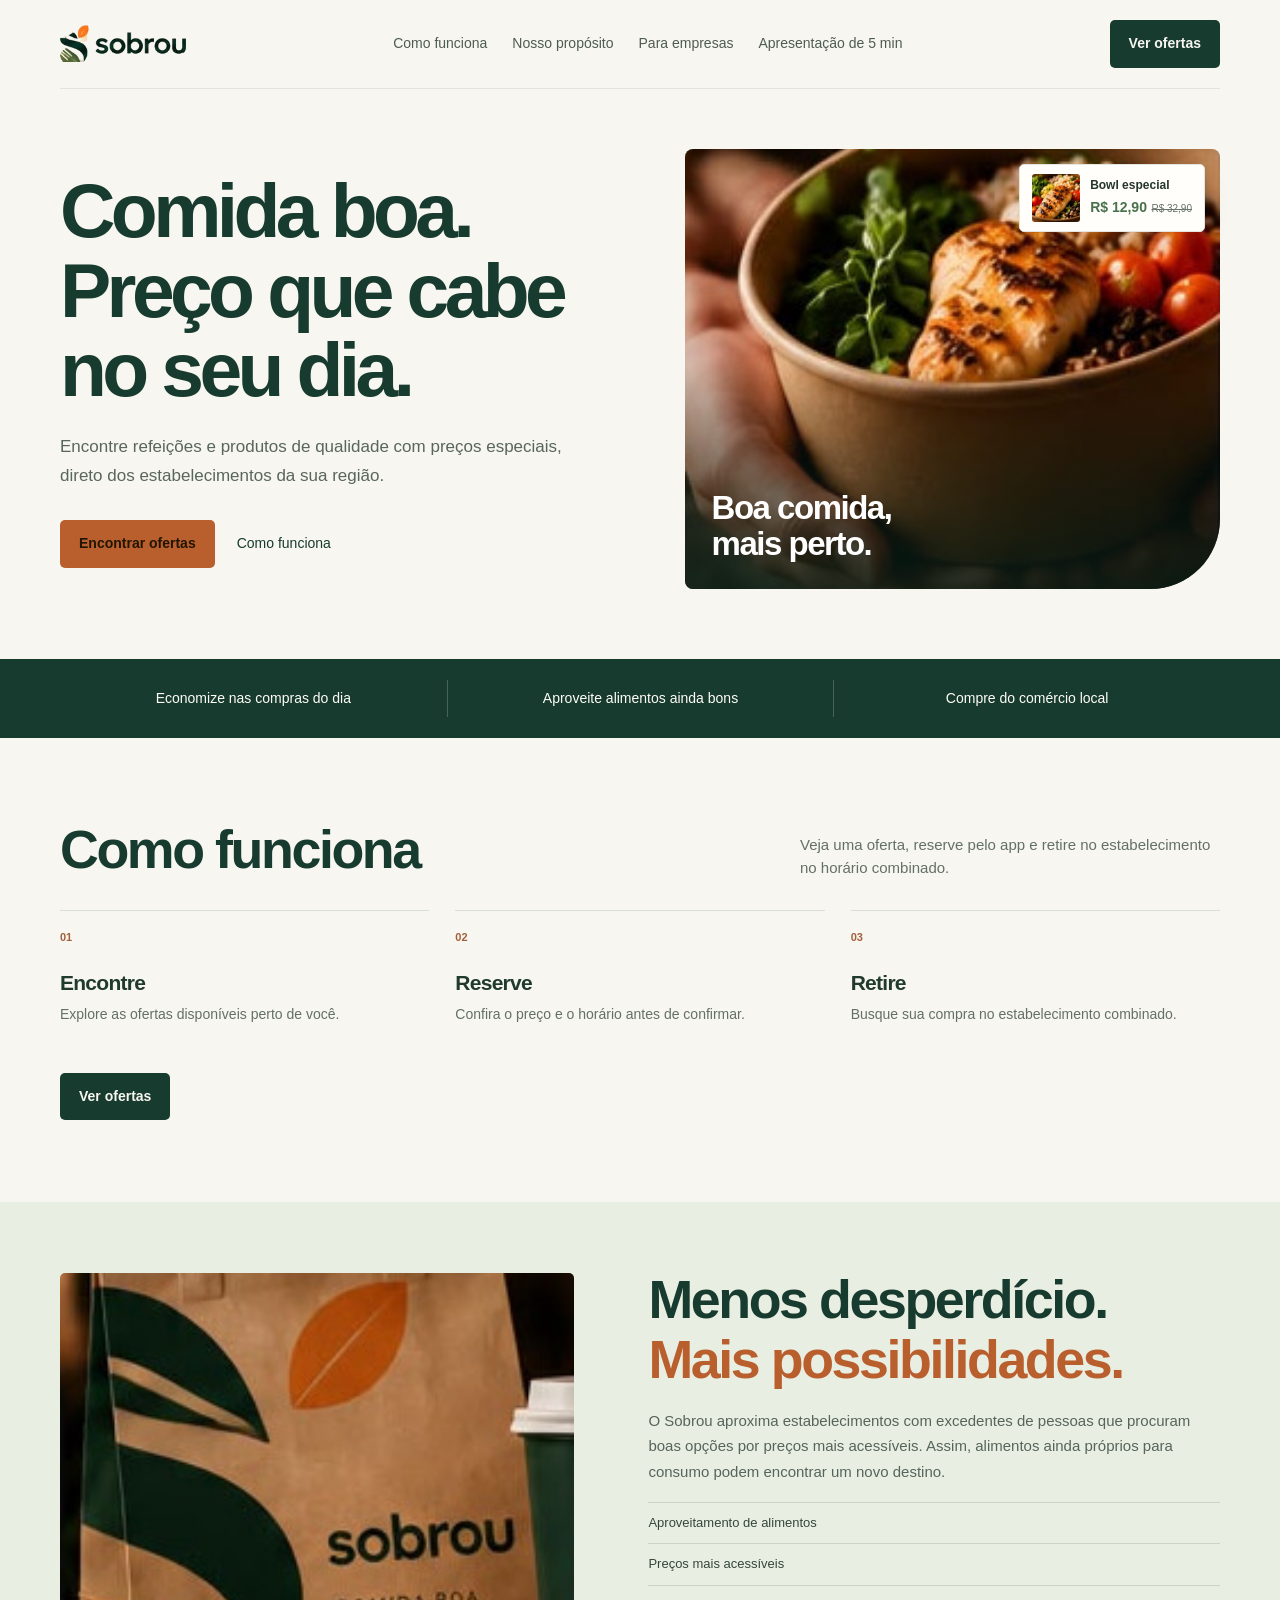
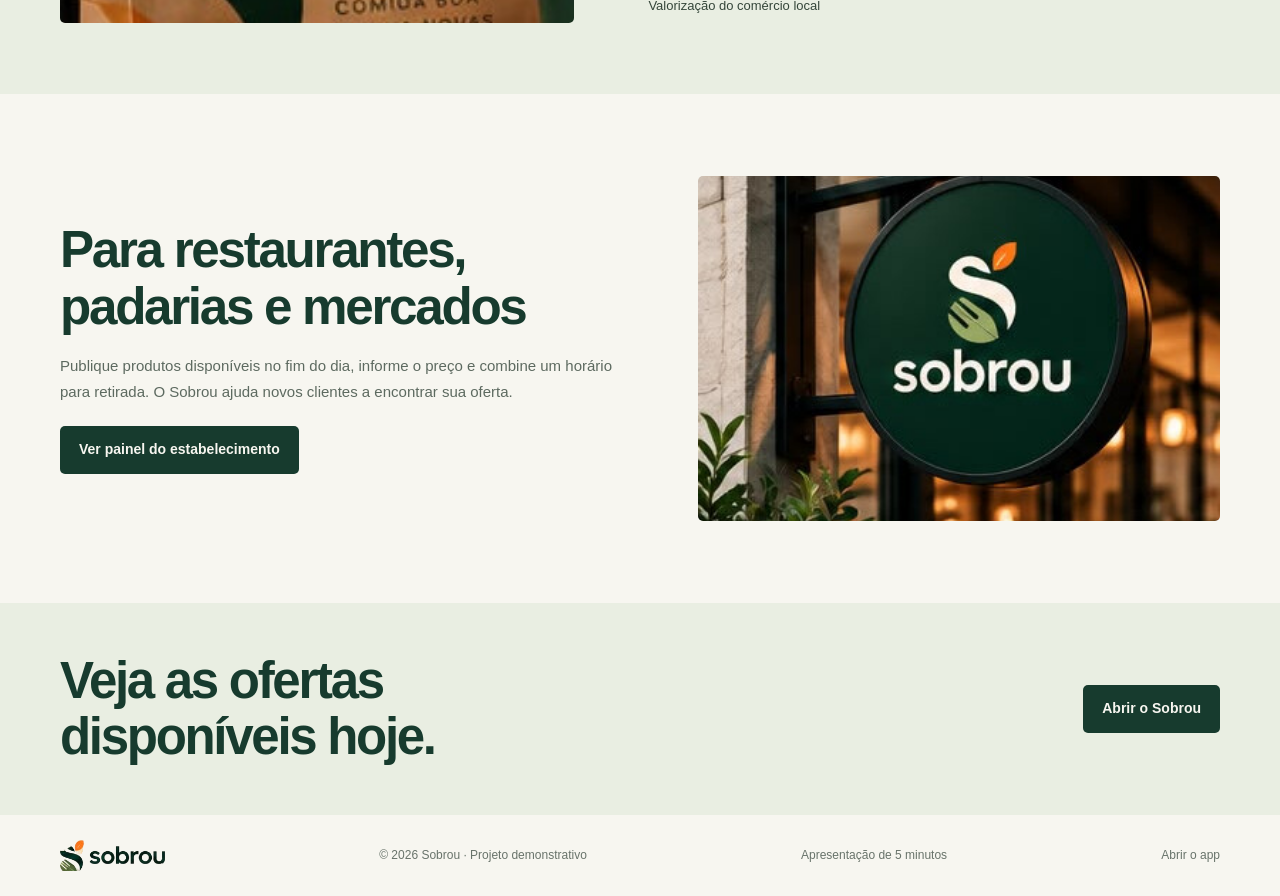
<file: index.html>
<!doctype html>
<html lang="pt-BR">
<head>
  <meta charset="utf-8">
  <meta name="viewport" content="width=device-width, initial-scale=1">
  <meta name="theme-color" content="#0e3a2e">
  <meta name="description" content="Sobrou conecta alimentos de qualidade a pessoas que querem economizar, evitando desperdício e valorizando negócios locais.">
  <title>Sobrou — Comida boa ganha novas histórias.</title>
  <link rel="icon" href="assets/icon.png">
  <link rel="stylesheet" href="styles.css">
</head>
<body class="landing">
  <header class="site-header" id="inicio">
    <a class="brand" href="index.html" aria-label="Sobrou, início"><img src="assets/logo.png" alt="Sobrou"></a>
    <nav class="site-nav" aria-label="Navegação principal">
      <a href="#como-funciona">Como funciona</a>
      <a href="#impacto">Nosso propósito</a>
      <a href="#parceiros">Para empresas</a>
      <a href="pitch.html">Apresentação de 5 min</a>
    </nav>
    <a class="button button-dark nav-cta" href="app.html">Ver ofertas</a>
  </header>
  <main>
    <section class="hero wrap">
      <div class="hero-copy">
        <h1>Comida boa.<br>Preço que cabe<br>no seu dia.</h1>
        <p>Encontre refeições e produtos de qualidade com preços especiais, direto dos estabelecimentos da sua região.</p>
        <div class="hero-actions">
          <a class="button button-orange" href="app.html">Encontrar ofertas</a>
          <a class="text-link" href="#como-funciona">Como funciona</a>
        </div>
      </div>
      <div class="hero-visual">
        <img src="assets/hero.jpg" alt="Bowl de frango, grãos e vegetais em uma embalagem sustentável">
        <div class="hero-overlay"></div>
        <div class="hero-image-label"><strong>Boa comida,<br>mais perto.</strong></div>
        <div class="float-offer"><div class="float-thumb"><img src="assets/bowl.jpg" alt="Bowl com frango e vegetais"></div><div><b>Bowl especial</b><div><strong>R$ 12,90</strong> <del>R$ 32,90</del></div></div></div>
      </div>
    </section>
    <section class="value-strip" aria-label="O que você encontra no Sobrou">
      <div class="wrap strip-inner">
        <div>Economize nas compras do dia</div>
        <div>Aproveite alimentos ainda bons</div>
        <div>Compre do comércio local</div>
      </div>
    </section>
    <section class="section wrap" id="como-funciona">
      <div class="section-heading"><div><h2>Como funciona</h2></div><p>Veja uma oferta, reserve pelo app e retire no estabelecimento no horário combinado.</p></div>
      <div class="steps">
        <article class="step"><div class="step-top"><span class="step-num">01</span></div><h3>Encontre</h3><p>Explore as ofertas disponíveis perto de você.</p></article>
        <article class="step"><div class="step-top"><span class="step-num">02</span></div><h3>Reserve</h3><p>Confira o preço e o horário antes de confirmar.</p></article>
        <article class="step"><div class="step-top"><span class="step-num">03</span></div><h3>Retire</h3><p>Busque sua compra no estabelecimento combinado.</p></article>
      </div>
      <div class="section-cta"><a class="button button-dark" href="app.html">Ver ofertas</a></div>
    </section>
    <section class="impact-section" id="impacto">
      <div class="wrap impact-layout">
        <div class="impact-photo"><img src="assets/package.jpg" alt="Embalagem do projeto Sobrou"></div>
        <div class="impact-copy"><h2>Menos desperdício.<br><em>Mais possibilidades.</em></h2><p>O Sobrou aproxima estabelecimentos com excedentes de pessoas que procuram boas opções por preços mais acessíveis. Assim, alimentos ainda próprios para consumo podem encontrar um novo destino.</p><div class="impact-list"><div>Aproveitamento de alimentos</div><div>Preços mais acessíveis</div><div>Valorização do comércio local</div></div>
        </div>
      </div>
    </section>
    <section class="section wrap partners" id="parceiros">
      <div class="partners-copy"><h2>Para restaurantes,<br>padarias e mercados</h2><p>Publique produtos disponíveis no fim do dia, informe o preço e combine um horário para retirada. O Sobrou ajuda novos clientes a encontrar sua oferta.</p><a class="button button-dark" href="app.html#merchant">Ver painel do estabelecimento</a></div>
      <div class="partner-photo"><img src="assets/store.jpg" alt="Fachada de estabelecimento local"></div>
    </section>
    <section class="final-cta"><div class="wrap final-inner"><div><h2>Veja as ofertas<br>disponíveis hoje.</h2></div><a href="app.html" class="button button-dark">Abrir o Sobrou</a></div></section>
  </main>
  <footer class="site-footer wrap"><a class="brand" href="#inicio"><img src="assets/logo.png" alt="Sobrou"></a><span>© 2026 Sobrou · Projeto demonstrativo</span><a href="pitch.html">Apresentação de 5 minutos</a><a href="app.html">Abrir o app</a></footer>
</body>
</html>
</file>
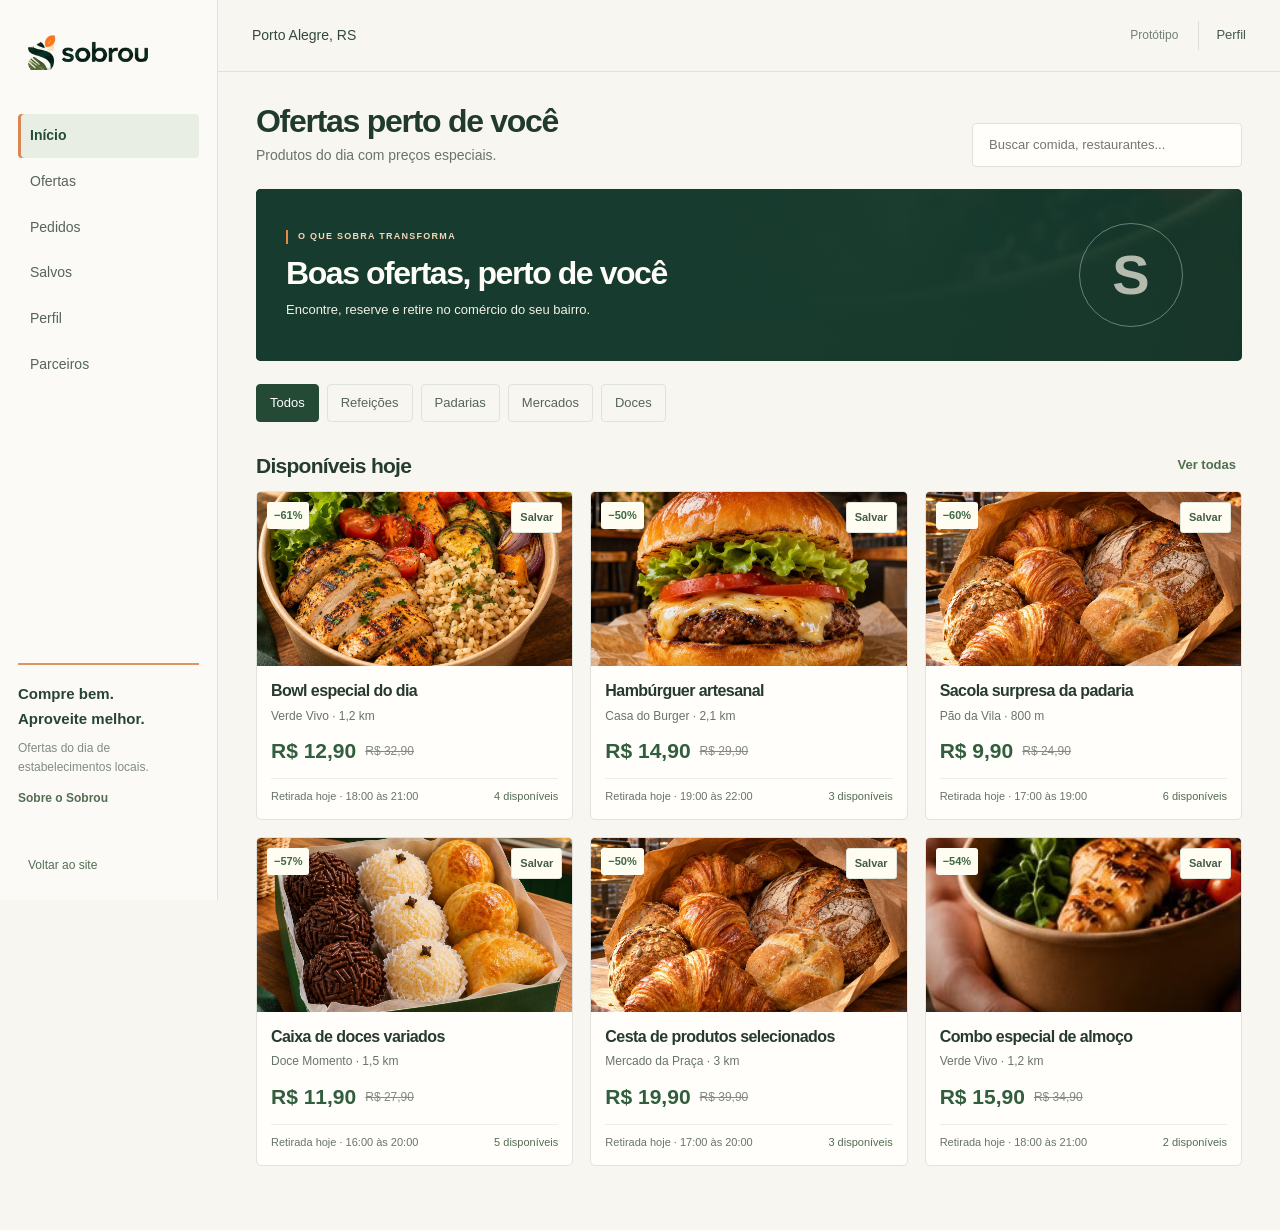
<file: app.html>
<!doctype html>
<html lang="pt-BR">
<head>
  <meta charset="utf-8"><meta name="viewport" content="width=device-width, initial-scale=1, viewport-fit=cover">
  <meta name="theme-color" content="#0e3a2e">
  <meta name="description" content="Demonstração interativa do aplicativo Sobrou.">
  <title>Sobrou — Explore ofertas</title>
  <link rel="icon" href="assets/icon.png"><link rel="manifest" href="manifest.webmanifest"><link rel="stylesheet" href="styles.css">
</head>
<body class="app-body">
  <aside class="app-sidebar">
    <a class="brand app-brand" href="index.html"><img src="assets/logo.png" alt="Sobrou"></a>
    <nav id="desktop-nav" aria-label="Menu do aplicativo"></nav>
    <div class="sidebar-card"><b>Compre bem.<br>Aproveite melhor.</b><p>Ofertas do dia de estabelecimentos locais.</p><a href="index.html">Sobre o Sobrou</a></div>
    <a class="back-website" href="index.html">Voltar ao site</a>
  </aside>
  <main class="app-main">
    <header class="app-header"><a class="brand mobile-brand" href="index.html"><img src="assets/logo.png" alt="Sobrou"></a><div class="location"><div><b>Porto Alegre, RS</b></div></div><span class="demo-label">Protótipo</span><button class="profile-button" aria-label="Meu perfil" data-view="profile">Perfil</button></header>
    <section id="app-content" class="app-content" aria-live="polite"></section>
  </main>
  <nav id="mobile-nav" class="mobile-nav" aria-label="Menu do aplicativo"></nav>
  <dialog id="modal" class="app-modal" aria-labelledby="modal-title"><div id="modal-content"></div></dialog>
  <div id="toast" class="toast" role="status"></div>
  <script src="app.js" defer></script>
</body>
</html>
</file>
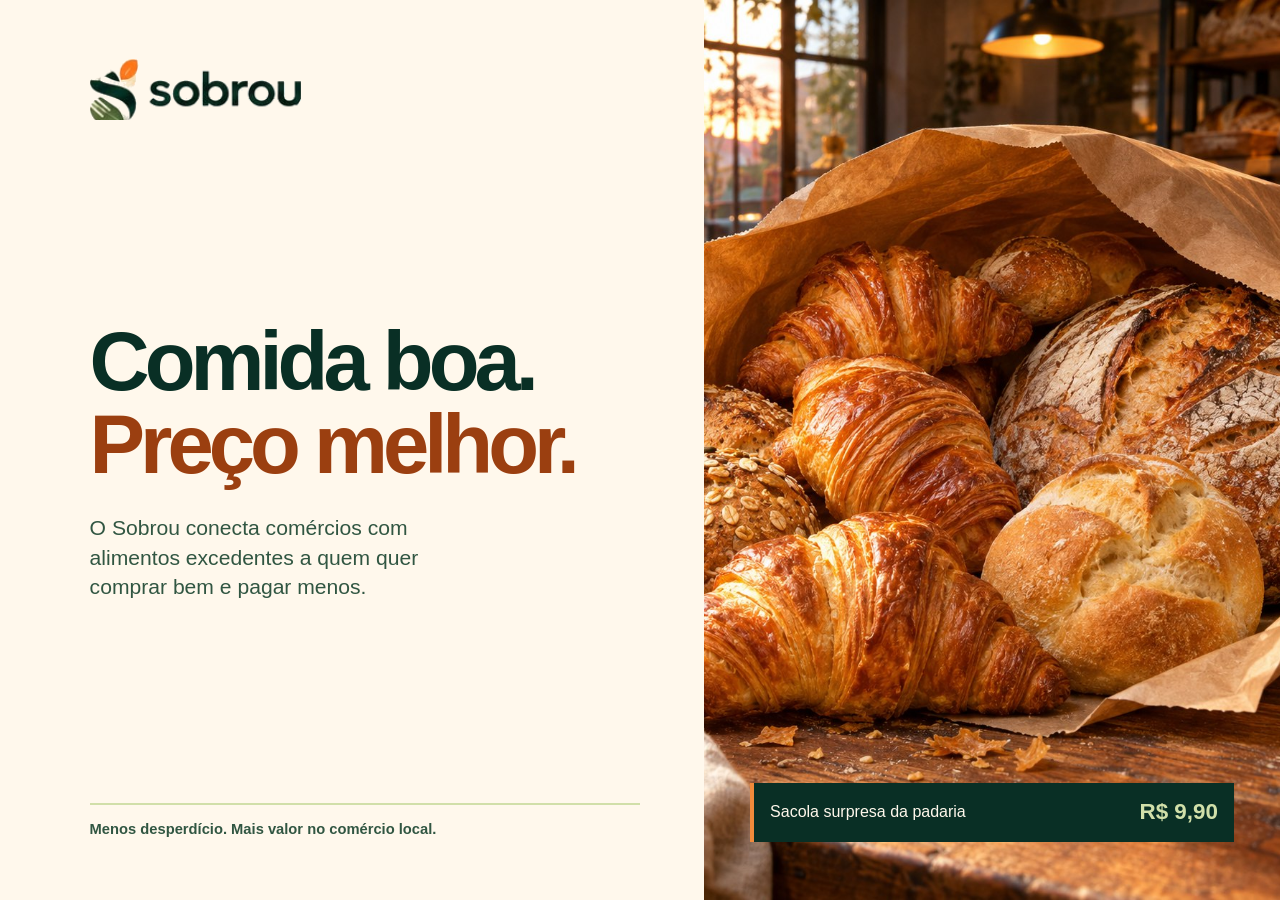
<file: pitch.html>
<!doctype html>
<html lang="pt-BR">
<head>
  <meta charset="utf-8">
  <meta name="viewport" content="width=device-width, initial-scale=1">
  <meta name="theme-color" content="#0e3a2e">
  <meta name="description" content="Apresentação de cinco minutos do Sobrou: proposta, experiência e impacto.">
  <title>Apresentação Sobrou — 5 minutos</title>
  <link rel="icon" href="assets/icon.png">
  <link rel="stylesheet" href="styles.css">
  <link rel="stylesheet" href="pitch.css">
  <link rel="stylesheet" href="pitch-cartoon.css">
</head>
<body class="pitch-page">
  <header class="pitch-topbar">
    <a class="pitch-brand" href="index.html"><img src="assets/logo.png" alt="Sobrou"><span>APRESENTAÇÃO · 5 MIN</span></a>
    <div class="pitch-top-actions"><button id="presenter-toggle" type="button" aria-expanded="false" aria-controls="presenter-guide">Guia de fala</button><button id="fullscreen-toggle" type="button" aria-label="Projetar apresentação em tela cheia">Apresentar</button><a href="index.html">Voltar ao site</a></div>
  </header>
  <aside class="presenter-guide" id="presenter-guide" hidden aria-live="polite"><div class="presenter-guide-head"><div><small>ENSAIO · ROTEIRO DE APOIO</small><b id="presenter-title">Abertura · 0:00–0:25</b></div><button id="presenter-close" type="button" aria-label="Fechar roteiro">Fechar</button></div><p id="presenter-copy"></p></aside>  <main class="pitch-main">
    <div class="pitch-stage" aria-live="polite">
      <section class="pitch-slide opening-slide active" data-time="25" data-title="Abertura" aria-label="Slide 1 de 8">
  <div class="cover-copy">
    <img class="cover-logo" src="assets/logo.png" alt="Sobrou">
    <div class="cover-message">
      <h1>Comida boa.<br><em>Preço melhor.</em></h1>
      <p>O Sobrou conecta comércios com alimentos excedentes a quem quer comprar bem e pagar menos.</p>
    </div>
    <p class="cover-signature">Menos desperdício. Mais valor no comércio local.</p>
  </div>
  <figure class="cover-photo">
    <img src="assets/offer-bakery.jpg" alt="Sacola da padaria com croissants e pães">
    <figcaption><span>Sacola surpresa da padaria</span><strong>R$ 9,90</strong></figcaption>
  </figure>
</section>
      <section class="pitch-slide" data-time="40" data-title="O problema" aria-label="Slide 2 de 8" hidden>
  <div class="slide-kicker">01 · O PROBLEMA</div><h2>Todo dia, bons alimentos<br>podem virar <em>perda.</em></h2><p class="slide-lead">No fim do expediente, ainda há produtos próprios para consumo sem destino e sem compradores que saibam que estão disponíveis.</p><div class="problem-columns"><article><small>PARA O ESTABELECIMENTO</small><h3>Excedente parado</h3><p>O que não foi vendido pode representar perda de produto e de receita.</p></article><article><small>PARA QUEM COMPRA</small><h3>Oferta difícil de encontrar</h3><p>Uma boa opção, perto de casa e com preço especial, passa despercebida.</p></article></div><p class="evidence-note">Em 2022, 19% dos alimentos disponíveis ao consumidor foram desperdiçados no mundo. <a href="https://wedocs.unep.org/items/dbe2cd4c-8384-4636-8359-5847f42b9711/full" target="_blank" rel="noreferrer">PNUMA · Food Waste Index 2024</a>.</p>
</section>
      <section class="pitch-slide solution-slide" data-time="40" data-title="A solução" aria-label="Slide 3 de 8" hidden>
  <div class="slide-kicker">02 · A SOLUÇÃO</div><h2>Uma forma simples de<br>conectar <em>oferta e bairro.</em></h2><p class="slide-lead">O Sobrou organiza a publicação, a descoberta e a retirada das ofertas do dia.</p><div class="solution-steps"><div><span>01</span><b>O parceiro publica</b><small>Produto, quantidade, preço e horário.</small></div><div><span>02</span><b>A pessoa encontra</b><small>Ofertas próximas, com informações claras.</small></div><div><span>03</span><b>Reserva e retira</b><small>Compra no próprio estabelecimento.</small></div></div><p class="solution-foot">O protótipo demonstra o fluxo; a operação ainda precisa ser validada com parceiros reais.</p>
</section>
      <section class="pitch-slide demo-slide" data-time="40" data-title="História do Joaquim" aria-label="Slide 4 de 8" hidden>
  <div class="slide-kicker">03 · UMA HISTÓRIA ILUSTRATIVA</div><h2>Joaquim encontrou a sacola do dia.</h2>
  <div class="commercial-film" id="demo-scene" aria-label="Animação: Joaquim encontra e reserva uma sacola de pães no Sobrou">
    <article class="film-shot film-close story-market" data-film-scene="0"><img class="scene-photo" src="assets/pitch-cartoon-problem.jpg" alt="Fachada de comércio local"><div class="film-copy"><small>FIM DO DIA · JOAQUIM, UNIVERSITÁRIO</small><strong>Ele quer economizar<br>no café da manhã.</strong><span>Na padaria, a sacola de pães custa R$ 24,90.</span></div><img class="joaquim joaquim-market" src="assets/joaquim.svg" alt="Joaquim"><div class="story-price"><img src="assets/pitch-cartoon-bread.jpg" alt="Pães da oferta"><small>SACOLA DO DIA</small><b>R$ 24,90</b></div></article>
    <article class="film-shot film-discovery story-discover" data-film-scene="1"><img class="scene-photo" src="assets/pitch-cartoon-discovery.jpg" alt="" aria-hidden="true"><div class="film-shade"></div><div class="film-copy"><small>UMA OFERTA PERTO DE CASA</small><strong>No Sobrou,<br>cabe no bolso.</strong><span>Sacola surpresa da Pão da Vila, por R$ 9,90.</span></div><img class="joaquim joaquim-discovery" src="assets/joaquim.svg" alt="Joaquim"><div class="app-offer-phone"><div class="app-phone-top"><span>sobrou</span><span>Ofertas por perto</span></div><div class="app-phone-photo"><img src="assets/pitch-cartoon-bread.jpg" alt="Pães da sacola surpresa"></div><div class="app-offer-body"><small>PÃO DA VILA · 800 M</small><b>Sacola surpresa</b><div class="app-offer-price"><strong>R$ 9,90</strong><del>R$ 24,90</del><i>−60%</i></div><div class="offer-expiry">6 disponíveis · hoje, 17h–19h</div><div class="app-reserve-cta">Reservar oferta <span>→</span></div><span class="app-touch" aria-hidden="true"></span></div></div></article>
    <article class="film-shot film-reservation story-reserve" data-film-scene="2"><img class="scene-photo" src="assets/pitch-cartoon-pickup.jpg" alt="" aria-hidden="true"><div class="film-shade"></div><div class="film-copy"><small>RESERVA E RETIRADA PELO APP</small><strong>Reserva confirmada.<br>Ele retira a sacola.</strong><span>Horário combinado e código prontos no app.</span></div><img class="joaquim joaquim-pickup" src="assets/joaquim.svg" alt="Joaquim"><div class="film-ticket"><div class="ticket-check">✓</div><small>RESERVA CONFIRMADA</small><b>HOJE · 17H–19H</b><div class="ticket-line"></div><span>Pão da Vila · 800 m</span><strong>Código SB1001</strong></div></article>
    <article class="film-shot film-pickup story-breakfast" data-film-scene="3"><img class="scene-photo" src="assets/pitch-cartoon-breakfast.jpg" alt="" aria-hidden="true"><div class="film-shade"></div><div class="film-copy"><small>NA MANHÃ SEGUINTE</small><strong>Café gostoso.<br><em>Preço mais leve.</em></strong><span>A padaria vende o excedente. Joaquim economiza.</span></div><img class="joaquim joaquim-breakfast" src="assets/joaquim.svg" alt="Joaquim"><div class="breakfast-table"><img src="assets/pitch-cartoon-bread.jpg" alt="Pães da sacola surpresa"><div><small>CAFÉ DA MANHÃ</small><b>R$ 15</b><span>economizados com a sacola</span></div></div></article>
<button class="film-center-play" id="film-center-play" aria-label="Reproduzir demonstra&#231;&#227;o">&#9654;</button><button id="film-next-slide" type="button">Continuar &#8594;</button><div class="film-progress"><span></span></div><div class="film-endcard" data-film-scene="4"><img src="assets/logo.png" alt="Sobrou"><strong>O que sobra transforma.</strong><span>Mais economia &#183; Menos desperd&#237;cio &#183; Mais oportunidades</span></div><div class="film-disclaimer">PERSONAGEM E VALORES ILUSTRATIVOS</div>
  </div>
  <div class="demo-player"><button id="film-play" aria-label="Reproduzir">&#9654;</button><button id="film-restart" aria-label="Reiniciar">&#8635;</button><span id="demo-caption">Uma hist&#243;ria de economia e menos desperd&#237;cio.</span><input id="film-seek" type="range" min="0" max="35" step="0.1" value="0" aria-label="Progresso"><span id="film-time">0:00 / 0:35</span><label>Volume <input id="film-volume" type="range" min="0" max="1" step="0.05" value="0.8"></label><button id="film-fullscreen" aria-label="Tela cheia">&#x26F6;</button></div>
</section>
      <section class="pitch-slide app-demo-slide" data-time="25" data-title="Demonstração do app" aria-label="Slide 5 de 8" hidden>
  <div class="app-demo-heading"><div><div class="slide-kicker">04 · DEMONSTRAÇÃO DO PRODUTO</div><h2>Da oferta ao código. Em segundos.</h2></div><p>Um percurso rápido pelo protótipo real do Sobrou.</p></div>
  <div class="app-demo-layout">
    <div class="app-demo-frame"><iframe id="app-demo-frame" src="app.html?pitch=1" title="Demonstração interativa do Sobrou em formato de celular" loading="eager" allow="clipboard-read; clipboard-write"></iframe></div>
    <aside class="app-demo-steps" aria-label="Etapas da demonstração rápida">
      <div class="app-demo-brand"><img src="assets/logo.png" alt=""><span>O QUE SOBRA TRANSFORMA</span></div>
      <button class="app-tour-replay" id="app-tour-replay" type="button" disabled>▶ Iniciar demo em tela cheia</button>
      <button class="app-tour-exit" id="app-tour-exit" type="button">Voltar à apresentação</button>
      <ol><li class="active"><span>01</span><b>Encontrar</b><small>Ofertas próximas, com preço e horário.</small></li><li><span>02</span><b>Conferir</b><small>Veja os detalhes antes de reservar.</small></li><li><span>03</span><b>Reservar</b><small>Confirme a quantidade e a retirada.</small></li><li><span>04</span><b>Retirar</b><small>Apresente seu código no estabelecimento.</small></li></ol>
      <p class="app-demo-caption" id="app-demo-caption" aria-live="polite">Inicie o percurso para acompanhar uma oferta até o código de retirada.</p>
      <div class="app-tour-progress"><span id="app-tour-progress"></span></div>
    </aside>
  </div>
</section>
      <section class="pitch-slide market-slide" data-time="55" data-title="Mercado e modelo de negócio" aria-label="Slide 6 de 8" hidden>
  <div class="slide-kicker">05 · MERCADO E MODELO</div><h2>Começar no bairro.<br><em>Crescer com evidências.</em></h2><p class="slide-lead">O mercado inicial reúne comércios com excedentes e pessoas que vivem ou circulam por perto.</p><div class="market-layout"><div class="market-fill"><small>MERCADO E EXPANSÃO</small><strong>Um bairro por vez</strong><span>Medir estabelecimentos elegíveis, excedentes e frequência de ofertas.</span><span>Replicar em bairros próximos quando oferta e procura se confirmarem.</span></div><div class="business-model"><small>HIPÓTESE DE RECEITA</small><h3>Comissão por reserva concluída</h3><p>Validar com os estabelecimentos se a comissão cobre os custos e gera valor para os dois lados.</p></div></div>
</section>
      <section class="pitch-slide traction-slide" data-time="45" data-title="Validação" aria-label="Slide 7 de 8" hidden>
  <div class="slide-kicker">06 · VALIDAÇÃO</div><h2>O protótipo demonstra o fluxo.<br><em>Agora, medir na prática.</em></h2>
  <div class="validation-layout">
  <div class="evidence-column"><div><small>O QUE JÁ EXISTE</small><b>Busca, reserva, código de retirada e painel do estabelecimento.</b></div><div><small>O QUE SERÁ VALIDADO</small><b>Interesse, ofertas reais e retiradas concluídas.</b></div><div class="validation-next"><small>PRÓXIMA ETAPA</small><b>Testar com parceiros locais</b><p>Publicar ofertas reais e acompanhar a experiência de quem compra e de quem vende.</p></div></div>
  </div>
</section>
      <section class="pitch-slide team-close-slide" data-time="30" data-title="Grupo e convite" aria-label="Slide 8 de 8" hidden>
  <div class="slide-kicker">07 · EQUIPE E PRÓXIMO PASSO</div><h2>Equipe Sobrou</h2>
  <div class="team-roster" aria-label="Integrantes do grupo">
    <article class="team-member"><strong>Bruno Alano Justo</strong><small>Pesquisa do problema e público</small></article>
    <article class="team-member"><strong>Leonardo Staniecki Angonese</strong><small>Protótipo e demonstração do app</small></article>
    <article class="team-member"><strong>Pablo Eduardo Dutra Sarmento</strong><small>Mercado e modelo de negócio</small></article>
    <article class="team-member"><strong>Vitor Bemfica</strong><small>Identidade visual e apresentação</small></article>
  </div>
  <p class="team-invite">Conhece algum comércio do bairro que toparia testar o Sobrou?</p>
  <div class="pitch-qr-links" aria-label="Acesse o Sobrou pelos QR codes">
    <a class="pitch-qr-card" href="https://leoangonese.github.io/sobrou_app/index.html" target="_blank" rel="noreferrer"><span class="pitch-qr-image"><img src="assets/qr-landing.svg" alt="QR code para abrir a landing page do Sobrou"></span><span><strong>Conheça o Sobrou</strong><small>Landing page</small></span></a>
    <a class="pitch-qr-card" href="https://leoangonese.github.io/sobrou_app/app.html" target="_blank" rel="noreferrer"><span class="pitch-qr-image"><img src="assets/qr-app-demo.svg" alt="QR code para abrir a demonstração do app Sobrou"></span><span><strong>Experimente o app</strong><small>Demonstração interativa</small></span></a>
  </div>
</section>
      <div class="slide-grain" aria-hidden="true"></div>
    </div>
    <footer class="pitch-controls"><button class="control-button" id="prev-slide" type="button" aria-label="Slide anterior">←</button><div class="slide-position"><span id="slide-number">01</span><div class="progress-track"><div id="slide-progress"></div></div><span>08</span></div><button class="control-button control-next" id="next-slide" type="button" aria-label="Próximo slide">→</button><div class="pitch-clock"><span class="clock-dot"></span><span id="clock-label">00:00</span><small>/ 05:00</small></div><button class="timer-toggle" id="timer-toggle" type="button">▶ Iniciar apresentação</button><span class="keyboard-tip">← → navegar · Espaço iniciar/pausar cronômetro</span></footer>
  </main>
  <script src="pitch.js" defer></script><script src="pitch-film.js" defer></script>
</body>
</html>
</file>
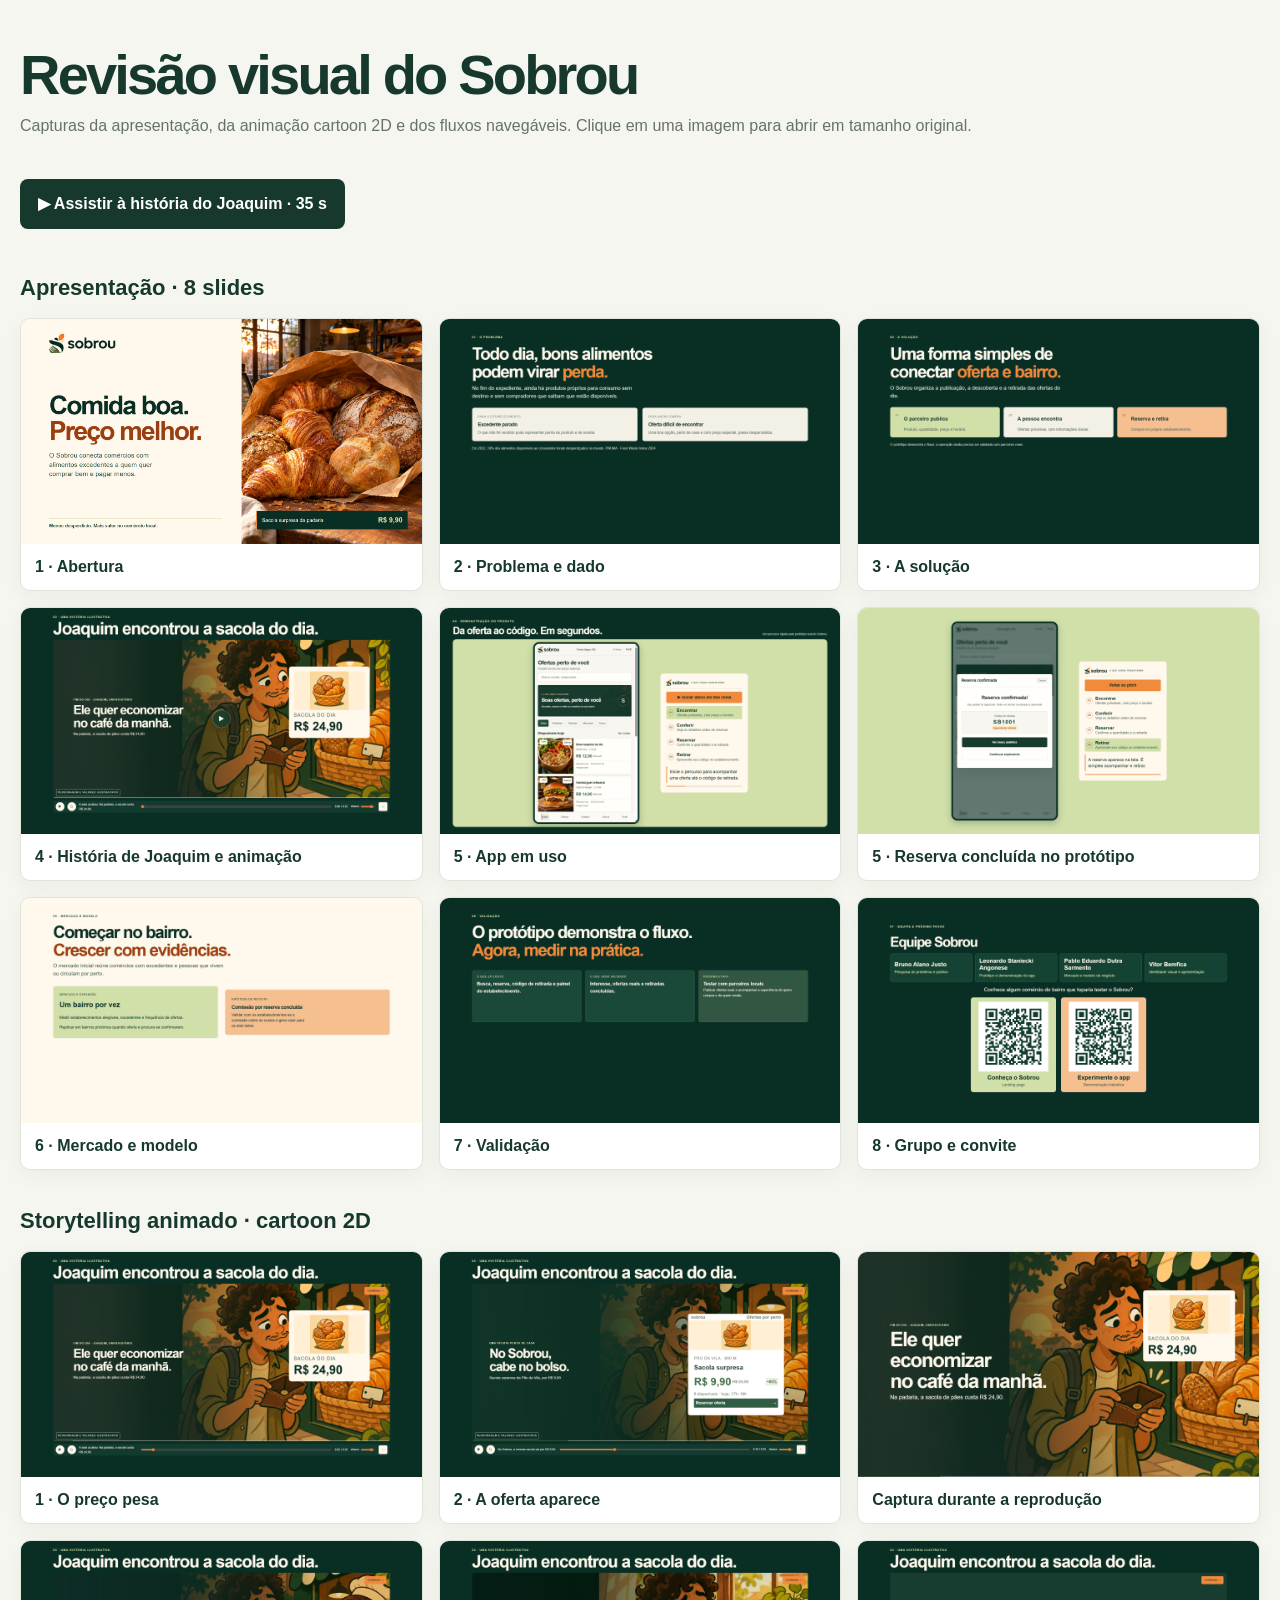
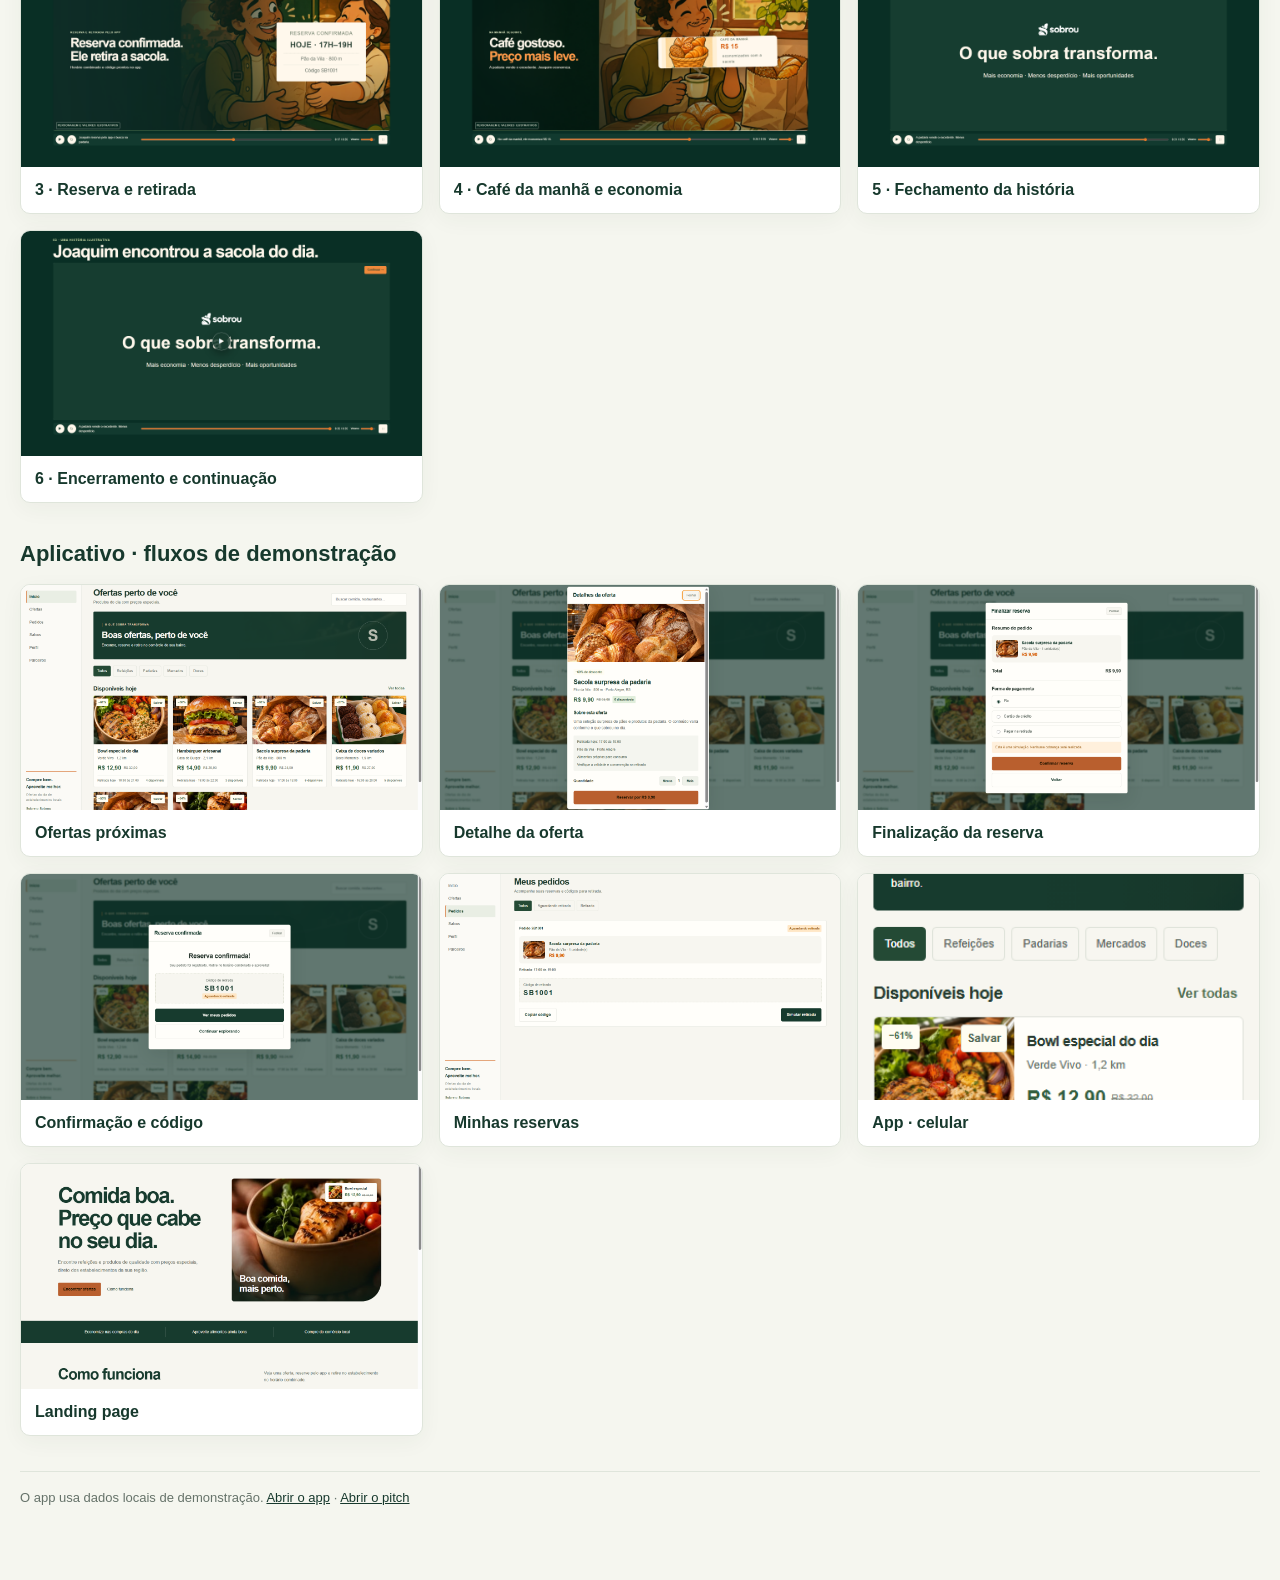
<file: screenshots/galeria.html>
<!doctype html>
<html lang="pt-BR">
<head>
  <meta charset="utf-8">
  <meta name="viewport" content="width=device-width, initial-scale=1">
  <title>Revisão visual · Sobrou</title>
  <style>
    :root{color-scheme:light;--ink:#17392d;--muted:#66736a;--line:#dfe5db;--paper:#f5f6ef;--orange:#f18a3b}
    *{box-sizing:border-box}body{margin:0;background:var(--paper);color:var(--ink);font:16px/1.5 Arial,Helvetica,sans-serif}
    main{width:min(1280px,calc(100% - 40px));margin:46px auto 72px}h1{font-size:clamp(34px,5vw,56px);letter-spacing:-.05em;line-height:1.05;margin:0 0 9px}p{color:var(--muted);margin:0 0 36px}h2{font-size:22px;margin:34px 0 14px}
    .grid{display:grid;grid-template-columns:repeat(auto-fit,minmax(min(100%,340px),1fr));gap:16px}.item{background:#fff;border:1px solid var(--line);border-radius:10px;overflow:hidden;box-shadow:0 6px 22px #203d2b0c}.item a{display:block;color:inherit;text-decoration:none}.item img{display:block;width:100%;aspect-ratio:16/9;object-fit:cover;background:#e6e9e1}.item span{display:block;padding:11px 14px;font-weight:600}.item:hover{border-color:var(--orange);transform:translateY(-2px);transition:.18s}
    .watch-story{display:inline-flex;align-items:center;gap:10px;margin:5px 0 8px;padding:13px 18px;background:var(--ink);color:#fff;border-radius:8px;text-decoration:none;font-weight:700}.watch-story:hover{background:#28543e}
    footer{margin-top:35px;padding-top:16px;border-top:1px solid var(--line);color:var(--muted);font-size:13px}footer a{color:var(--ink)}
  </style>
</head>
<body><main>
  <h1>Revisão visual do Sobrou</h1>
  <p>Capturas da apresentação, da animação cartoon 2D e dos fluxos navegáveis. Clique em uma imagem para abrir em tamanho original.</p>
  <a class="watch-story" href="../pitch.html?slide=4">▶ Assistir à história do Joaquim · 35 s</a>
  <h2>Apresentação · 8 slides</h2><section class="grid">
    <article class="item"><a href="pitch-slide-1.png"><img src="pitch-slide-1.png" alt="Abertura do pitch"><span>1 · Abertura</span></a></article>
    <article class="item"><a href="pitch-slide-2.png"><img src="pitch-slide-2.png" alt="O problema"><span>2 · Problema e dado</span></a></article>
    <article class="item"><a href="pitch-slide-3.png"><img src="pitch-slide-3.png" alt="A solução"><span>3 · A solução</span></a></article>
    <article class="item"><a href="pitch-slide-4.png"><img src="pitch-slide-4.png" alt="Storytelling do Joaquim"><span>4 · História de Joaquim e animação</span></a></article>
    <article class="item"><a href="pitch-slide-5.png"><img src="pitch-slide-5.png" alt="Demonstração do app dentro do pitch"><span>5 · App em uso</span></a></article>
    <article class="item"><a href="pitch-slide-5-demo-code.png"><img src="pitch-slide-5-demo-code.png" alt="Código de retirada demonstrado dentro do aplicativo no pitch"><span>5 · Reserva concluída no protótipo</span></a></article>
    <article class="item"><a href="pitch-slide-6.png"><img src="pitch-slide-6.png" alt="Mercado e modelo de receita"><span>6 · Mercado e modelo</span></a></article>
    <article class="item"><a href="pitch-slide-7.png"><img src="pitch-slide-7.png" alt="Validação do protótipo"><span>7 · Validação</span></a></article>
    <article class="item"><a href="pitch-slide-8.png"><img src="pitch-slide-8.png" alt="Equipe do Sobrou e convite para o piloto"><span>8 · Grupo e convite</span></a></article>
  </section>
  <h2>Storytelling animado · cartoon 2D</h2><section class="grid">
    <article class="item"><a href="film-01-problema.png"><img src="film-01-problema.png" alt="Joaquim encontra uma sacola cara"><span>1 · O preço pesa</span></a></article>
    <article class="item"><a href="film-02-oportunidade.png"><img src="film-02-oportunidade.png" alt="Oferta da sacola no Sobrou"><span>2 · A oferta aparece</span></a></article>
    <article class="item"><a href="film-playback.png"><img src="film-playback.png" alt="Animação em reprodução, com a oferta aparecendo no aplicativo"><span>Captura durante a reprodução</span></a></article>
    <article class="item"><a href="film-03-solucao.png"><img src="film-03-solucao.png" alt="Reserva confirmada e Joaquim retirando a sacola"><span>3 · Reserva e retirada</span></a></article>
    <article class="item"><a href="film-04-reserva.png"><img src="film-04-reserva.png" alt="Joaquim aproveita os pães no café da manhã"><span>4 · Café da manhã e economia</span></a></article>
    <article class="item"><a href="film-05-encerramento.png"><img src="film-05-encerramento.png" alt="Fechamento do storytelling do Sobrou"><span>5 · Fechamento da história</span></a></article>
    <article class="item"><a href="film-06-continuar.png"><img src="film-06-continuar.png" alt="Fim da animação e botão para continuar"><span>6 · Encerramento e continuação</span></a></article>
  </section>
  <h2>Aplicativo · fluxos de demonstração</h2><section class="grid">
    <article class="item"><a href="app-home.png"><img src="app-home.png" alt="Tela inicial do app"><span>Ofertas próximas</span></a></article>
    <article class="item"><a href="app-offer-detail.png"><img src="app-offer-detail.png" alt="Detalhe da oferta"><span>Detalhe da oferta</span></a></article>
    <article class="item"><a href="app-checkout.png"><img src="app-checkout.png" alt="Finalização da reserva"><span>Finalização da reserva</span></a></article>
    <article class="item"><a href="app-confirmation.png"><img src="app-confirmation.png" alt="Reserva confirmada"><span>Confirmação e código</span></a></article>
    <article class="item"><a href="app-orders.png"><img src="app-orders.png" alt="Reservas feitas"><span>Minhas reservas</span></a></article>
    <article class="item"><a href="app-mobile-home.png"><img src="app-mobile-home.png" alt="Início do app em tela de celular"><span>App · celular</span></a></article>
    <article class="item"><a href="landing-desktop.png"><img src="landing-desktop.png" alt="Página de apresentação do Sobrou"><span>Landing page</span></a></article>
  </section>
  <footer>O app usa dados locais de demonstração. <a href="../app.html">Abrir o app</a> · <a href="../pitch.html">Abrir o pitch</a></footer>
</main></body>
</html>
</file>
<file: styles.css>
:root{--green:#173b2e;--green-deep:#102e25;--orange:#b95f2e;--cream:#f7f6f0;--sage:#dce5cf;--ink:#26352c;--muted:#68736b;--line:#e1e3dc;--white:#fffefa;--font:Arial,Helvetica,sans-serif}
*{box-sizing:border-box}html{scroll-behavior:smooth}body{margin:0;background:var(--cream);color:var(--ink);font-family:var(--font);line-height:1.6}a{color:inherit;text-decoration:none}button,input,select{font:inherit}button{cursor:pointer}img{max-width:100%;display:block}button:focus-visible,a:focus-visible,input:focus-visible,select:focus-visible{outline:3px solid #f5a64a;outline-offset:3px}h1,h2,h3,p{margin:0}h1,h2,h3{line-height:1.1;letter-spacing:-.045em}em{font-style:normal;color:var(--orange)}.wrap{width:min(1180px,calc(100% - 72px));margin-inline:auto}.brand img{width:150px;height:auto}.button{display:inline-flex;align-items:center;justify-content:center;gap:16px;padding:15px 22px;border:0;border-radius:9px;font-size:14px;font-weight:600;white-space:nowrap;transition:transform .2s,opacity .2s}.button:hover{transform:translateY(-2px);opacity:.9}.button-dark{background:var(--green);color:var(--cream)}.button-orange{background:var(--orange);color:#221500}.button-outline{background:transparent;border:1px solid var(--line);color:var(--green)}.button span{font-size:20px;line-height:1}.eyebrow{font-size:11px;letter-spacing:.15em;font-weight:700;color:var(--green);display:inline-flex;align-items:center;gap:8px}.status-dot{height:8px;width:8px;border-radius:50%;background:var(--sage);display:inline-block}.site-header{width:min(1180px,calc(100% - 72px));margin:auto;display:flex;align-items:center;justify-content:space-between;gap:30px;padding:24px 0;border-bottom:1px solid var(--line)}.site-nav{display:flex;gap:28px;align-items:center;font-size:13px;font-weight:500;color:#596057}.site-nav a:hover{color:var(--orange)}.hero{display:grid;grid-template-columns:1fr 1fr;align-items:center;gap:70px;min-height:590px;padding-block:65px 82px}.hero h1{font-size:clamp(55px,6.3vw,92px);font-weight:800;color:var(--green);line-height:1.02;margin:24px 0;letter-spacing:-.07em}.hero-copy>p{max-width:500px;font-size:17px;color:#646961;line-height:1.8}.hero-actions{display:flex;align-items:center;gap:22px;flex-wrap:wrap;margin-top:34px}.text-link{font-size:13px;font-weight:600;color:var(--green);display:flex;gap:10px;align-items:center}.text-link:hover{color:var(--orange)}.hero-note{display:flex;gap:8px;align-items:center;margin-top:25px;font-size:12px;color:var(--muted)}.mini-icon{display:grid;place-items:center;width:20px;height:20px;border-radius:50%;background:#e5edda;color:var(--green);font-weight:bold}.hero-visual{position:relative;min-height:480px;border-radius:110px 20px 110px 20px;background:var(--green);isolation:isolate}.hero-visual>img{position:absolute;inset:0;width:100%;height:100%;object-fit:cover;border-radius:inherit}.hero-overlay{position:absolute;inset:0;background:linear-gradient(0deg,rgba(0,23,15,.88),transparent 65%);border-radius:inherit}.hero-image-label{position:absolute;bottom:43px;left:38px;color:#fff;line-height:1.1}.hero-image-label span{font-size:10px;letter-spacing:.15em;font-weight:600}.hero-image-label strong{display:block;font-size:45px;letter-spacing:-.05em;margin-top:8px}.float-offer{position:absolute;right:-17px;top:29px;display:flex;gap:12px;align-items:center;background:var(--white);padding:12px;border-radius:12px;box-shadow:0 15px 45px #0004}.float-thumb{width:64px;height:64px;border-radius:8px;overflow:hidden}.float-thumb img{width:100%;height:100%;object-fit:cover}.float-offer small{display:block;color:var(--muted);font-size:8px;letter-spacing:.08em}.float-offer b{display:block;font-size:12px}.float-offer strong{font-size:14px;color:#da5b00}.float-offer del{font-size:9px;color:var(--muted)}.discount{padding:5px 8px;background:var(--orange);color:#fff;border-radius:6px;font-size:12px;font-weight:700;white-space:nowrap}.float-offer .discount{align-self:flex-start}.hero-stamp{position:absolute;right:-12px;bottom:-20px;background:var(--sage);color:var(--green);width:125px;height:125px;border-radius:50%;display:flex;flex-direction:column;align-items:center;justify-content:center;font-size:44px;line-height:1.05;transform:rotate(-8deg);border:5px solid var(--cream)}.hero-stamp small{font-size:9px;text-align:center;font-weight:700;letter-spacing:.07em}.value-strip{background:var(--green);color:var(--cream)}.strip-inner{display:grid;grid-template-columns:repeat(3,1fr);padding:28px 0;gap:24px}.strip-inner>div{display:flex;gap:17px;align-items:center;justify-content:center}.strip-inner>div+div{border-left:1px solid #ffffff30}.strip-icon{display:grid;place-items:center;width:52px;height:52px;border:1px solid #ffffff50;border-radius:50%;font-size:27px;color:var(--sage)}.strip-inner b,.strip-inner small{display:block}.strip-inner b{font-size:14px}.strip-inner small{font-size:12px;opacity:.66}.section{padding-block:95px}.section-heading{display:flex;align-items:end;justify-content:space-between;gap:60px;margin-bottom:42px}.section h2,.impact-copy h2,.final-cta h2{font-size:clamp(38px,4vw,59px);margin-top:13px;color:var(--green);letter-spacing:-.06em}.section-heading p{max-width:455px;color:var(--muted);font-size:15px}.steps{display:grid;grid-template-columns:repeat(3,1fr);gap:18px}.step{background:var(--white);border:1px solid var(--line);border-radius:15px;padding:28px;min-height:210px}.step-top{display:flex;align-items:center;justify-content:space-between;margin-bottom:28px}.step-num{font-size:12px;color:var(--muted);font-weight:600}.step-icon{background:#e9efde;color:var(--green);padding:10px;border-radius:50%;height:50px;width:50px;display:grid;place-items:center;font-size:28px}.step h3{font-size:23px;color:var(--green);margin-bottom:13px}.step p{font-size:14px;color:var(--muted)}.section-cta{display:flex;align-items:center;gap:20px;margin-top:27px}.section-cta>span{font-size:12px;color:var(--muted)}.impact-section{background:var(--green-deep);color:var(--cream);padding:75px 0}.impact-layout{display:grid;grid-template-columns:.85fr 1fr;gap:80px;align-items:center}.impact-photo{height:380px;position:relative;overflow:hidden;border-radius:16px}.impact-photo img{width:100%;height:100%;object-fit:cover;object-position:center 48%}.impact-photo:after{content:"";position:absolute;inset:0;background:linear-gradient(0deg,#001a12cf,transparent 55%)}.impact-photo span{font-size:13px;letter-spacing:.08em;position:absolute;bottom:25px;left:25px;z-index:1}.impact-photo strong{color:var(--orange);font-size:20px}.eyebrow.light{color:var(--sage)}.impact-copy h2{color:var(--cream);margin-bottom:24px}.impact-copy p{color:#d2dad2;max-width:550px}.impact-list{display:grid;gap:14px;margin-top:26px}.impact-list>div{padding-top:14px;border-top:1px solid #ffffff20;font-size:14px;display:flex;align-items:center;gap:15px}.impact-list span{color:var(--sage);font-size:12px;font-weight:700}.partners{display:grid;grid-template-columns:1fr 1fr;gap:70px;align-items:center}.partners-copy>p{color:var(--muted);margin:22px 0}.check-list{list-style:none;padding:0;display:grid;gap:12px;margin:0 0 27px;font-size:14px}.check-list li:before{content:"✓";display:inline-grid;place-items:center;color:var(--green);background:#e4ecd7;border-radius:50%;width:23px;height:23px;margin-right:9px;font-weight:bold}.partner-photo{height:340px;position:relative;border-radius:20px;overflow:hidden}.partner-photo img{width:100%;height:100%;object-fit:cover}.partner-badge{position:absolute;right:15px;bottom:15px;background:var(--cream);padding:15px;font-size:10px;font-weight:700;color:var(--green);border-radius:9px;line-height:1.4}.partner-badge span{color:var(--orange);font-size:25px;display:block}.final-cta{background:var(--sage);padding:46px 0}.final-inner{display:flex;align-items:center;justify-content:space-between;gap:25px}.site-footer{display:flex;justify-content:space-between;align-items:center;gap:25px;padding:25px 0;font-size:12px;color:var(--muted)}.site-footer .brand img{width:120px}
/* Aplicativo */
.svg-defs{position:absolute;width:0;height:0;overflow:hidden}.icon{width:21px;height:21px;fill:none;stroke:currentColor;stroke-width:1.7;stroke-linecap:round;stroke-linejoin:round;flex:none}.app-body{background:#fcf9f3;min-height:100vh}.app-sidebar{position:fixed;inset:0 auto 0 0;width:240px;background:var(--cream);border-right:1px solid var(--line);padding:25px 20px;display:flex;flex-direction:column;z-index:5}.app-brand{margin:10px 0 42px 10px;display:block}.app-brand img{width:150px}.sidebar-caption{font-size:10px;letter-spacing:.12em;color:#8c8e83;font-weight:600;margin:0 12px 12px}.nav-item{border:0;background:transparent;color:#6f7469;display:flex;gap:13px;align-items:center;width:100%;padding:12px 13px;border-radius:8px;font-size:13px;font-weight:500;text-align:left;margin-bottom:5px}.nav-item:hover{background:#eee9de}.nav-item.active{background:var(--green);color:white;font-weight:600}.sidebar-card{margin-top:auto;border-radius:12px;padding:19px;background:var(--green);color:var(--cream);overflow:hidden;position:relative}.sidebar-card-leaf{font-size:40px;color:var(--sage);line-height:1}.sidebar-card b{font-size:14px;line-height:1.4}.sidebar-card p{font-size:11px;opacity:.8;margin:8px 0}.sidebar-card a{color:var(--sage);font-size:11px;font-weight:600}.back-website{font-size:12px;color:var(--muted);margin:20px 10px 0}.app-main{margin-left:240px;max-width:1700px}.app-header{display:flex;align-items:center;gap:17px;justify-content:space-between;border-bottom:1px solid var(--line);padding:17px 36px;background:var(--cream);height:78px}.location{display:flex;gap:8px;align-items:center;color:var(--green)}.location small{display:block;font-size:9px;font-weight:600;letter-spacing:.08em;color:var(--muted)}.location b{font-size:13px}.demo-label{margin-left:auto;display:flex;align-items:center;gap:6px;font-size:11px;color:var(--muted);padding:7px 11px;border:1px solid var(--line);border-radius:20px}.avatar{background:#e3ebd4;border:none;border-radius:50%;color:var(--green);width:40px;height:40px;font-size:12px;font-weight:700}.mobile-brand,.mobile-nav{display:none}.app-content{padding:32px 36px 70px;max-width:1250px;margin:auto}.app-title{display:flex;align-items:center;justify-content:space-between;gap:15px;margin-bottom:22px}.app-title h1{font-size:32px;color:var(--green);letter-spacing:-.05em}.app-title p{font-size:13px;color:var(--muted);margin-top:6px}.searchbox{display:flex;align-items:center;gap:10px;border:1px solid var(--line);border-radius:9px;background:var(--white);height:46px;padding:0 14px;min-width:250px;color:var(--muted)}.searchbox input{background:none;flex:1;border:0;outline:0;min-width:0;font-size:13px;color:var(--ink)}.app-banner{border-radius:15px;background:var(--green);height:190px;display:flex;position:relative;overflow:hidden;margin:0 0 25px;color:var(--cream);align-items:center;padding:25px 32px;isolation:isolate}.app-banner:after{content:"";position:absolute;inset:0;z-index:-1;background:linear-gradient(90deg,var(--green) 0%,var(--green) 46%,#0e3a2e25 100%)}.app-banner img{position:absolute;right:0;width:48%;height:100%;object-fit:cover;z-index:-2}.app-banner h2{font-size:34px;letter-spacing:-.05em;line-height:1.16}.app-banner h2 em{color:var(--sage)}.app-banner small{display:block;font-size:11px;color:#d5e0d2;margin-top:12px}.category-bar{display:flex;gap:9px;overflow:auto;padding:0 0 10px;scrollbar-width:none}.chip{display:inline-flex;align-items:center;gap:6px;border:1px solid var(--line);background:var(--white);border-radius:30px;padding:8px 15px;font-size:12px;font-weight:500;color:#62695e;white-space:nowrap}.chip.active{color:white;background:var(--green);border-color:var(--green)}.subheading{display:flex;justify-content:space-between;align-items:center;margin:24px 0 15px;gap:12px}.subheading h2{font-size:21px;color:var(--green);letter-spacing:-.035em}.subheading span,.subheading button{font-size:12px;color:#d65d00;background:none;border:0;font-weight:600}.sort-control{border:1px solid var(--line);background:var(--white);color:var(--green);padding:7px 10px;border-radius:7px;font-size:12px}.offer-grid{display:grid;grid-template-columns:repeat(3,minmax(0,1fr));gap:18px}.offer-card{background:var(--white);border:1px solid var(--line);border-radius:13px;overflow:hidden;position:relative;cursor:pointer;transition:.2s}.offer-card:hover{transform:translateY(-3px);box-shadow:0 8px 25px #0e3a2e10}.offer-image{position:relative;height:160px;background:#e1ddcd}.offer-image img{height:100%;width:100%;object-fit:cover}.offer-image .discount{position:absolute;top:12px;left:12px}.favorite-btn{position:absolute;right:10px;top:10px;width:35px;height:35px;border:0;border-radius:50%;display:grid;place-items:center;background:var(--white);color:var(--green)}.favorite-btn.filled{color:var(--orange)}.favorite-btn.filled .icon{fill:var(--orange)}.offer-info{padding:15px}.offer-info h3{font-size:16px;color:var(--green);line-height:1.25;letter-spacing:-.02em}.offer-meta{display:flex;gap:5px;font-size:11px;color:var(--muted);margin:6px 0 12px;flex-wrap:wrap}.offer-price{display:flex;gap:8px;align-items:center;flex-wrap:wrap}.offer-price strong{color:#d65a00;font-size:21px;font-weight:700}.offer-price del{font-size:11px;color:#8b8e83}.offer-bottom{border-top:1px solid var(--line);display:flex;align-items:center;justify-content:space-between;gap:5px;padding-top:11px;margin-top:12px;color:var(--muted);font-size:10px}.offer-bottom .icon{height:13px;width:13px}.offer-bottom span{display:flex;align-items:center;gap:4px}.offer-bottom b{color:var(--green);font-weight:600}.empty{border:1px dashed var(--line);border-radius:12px;text-align:center;padding:60px 20px;background:var(--white);color:var(--muted);grid-column:1/-1}.empty h3{color:var(--green);margin:10px 0}.empty .button{margin-top:15px}.empty .icon{width:32px;height:32px;color:var(--sage)}.app-modal{padding:0;border:0;border-radius:18px;width:min(510px,calc(100% - 28px));max-height:min(90vh,800px);background:var(--white);color:var(--ink);overflow:auto;box-shadow:0 15px 80px #0004}.app-modal::backdrop{background:#092c25a1;backdrop-filter:blur(2px)}.modal-top{display:flex;align-items:center;gap:12px;justify-content:space-between;padding:20px 23px;border-bottom:1px solid var(--line)}.modal-top h2{color:var(--green);font-size:21px;letter-spacing:-.04em}.close-btn{height:35px;width:35px;background:var(--cream);border:1px solid var(--line);border-radius:50%;font-size:21px;line-height:1;color:var(--green)}.modal-photo{height:210px;width:100%;object-fit:cover}.modal-body{padding:24px}.modal-body h2{font-size:27px;color:var(--green);margin:8px 0}.modal-body p{font-size:13px;color:var(--muted);margin:11px 0}.modal-detail{display:grid;gap:11px;padding:15px;background:var(--cream);border-radius:9px;margin:18px 0}.modal-detail div{display:flex;align-items:center;gap:8px;font-size:12px}.modal-detail .icon{width:16px;height:16px;color:var(--green)}.quantity-row{display:flex;align-items:center;justify-content:space-between;font-size:13px;font-weight:600;margin:20px 0}.quantity{display:flex;align-items:center;gap:16px}.quantity button{height:35px;width:35px;border:1px solid var(--line);background:var(--cream);border-radius:50%;color:var(--green);font-size:18px}.wide{width:100%}.order-summary{display:flex;align-items:center;gap:14px;padding:15px;background:var(--cream);border-radius:10px}.order-summary img{width:78px;height:63px;object-fit:cover;border-radius:7px}.order-summary b{font-size:14px;color:var(--green)}.order-summary small{display:block;color:var(--muted);font-size:11px}.order-summary strong{color:#d65a00}.total-row{display:flex;justify-content:space-between;padding:19px 0;border-bottom:1px solid var(--line);font-weight:600}.payment-options{display:grid;gap:10px;margin:14px 0}.payment-options label{display:flex;gap:10px;padding:11px;border:1px solid var(--line);border-radius:8px;font-size:13px;align-items:center}.payment-options input{accent-color:var(--green)}.notice{padding:12px;background:#fff0dc;color:#9b5e16;border-radius:8px;font-size:12px;margin:15px 0}.success{text-align:center;padding:38px 23px}.success-icon{width:90px;height:90px;border-radius:50%;display:grid;place-items:center;margin:0 auto 22px;background:#e3ecd4;color:var(--green);font-size:48px}.order-code{background:var(--cream);border:1px dashed #c5cbb4;border-radius:10px;padding:14px;margin:20px 0;font-size:13px;color:var(--muted)}.order-code strong{display:block;color:var(--green);font-size:25px;letter-spacing:.12em}.orders-list{display:grid;gap:15px}.order-card{border:1px solid var(--line);padding:19px;background:var(--white);border-radius:12px}.order-top{display:flex;justify-content:space-between;align-items:center;margin-bottom:15px;font-size:12px;font-weight:700;color:var(--green)}.pill{font-size:11px;padding:5px 9px;background:#ffe7c6;color:#975308;border-radius:20px;font-weight:600}.pill.green{color:var(--green);background:#e0eedb}.order-actions{display:flex;gap:10px;align-items:center;justify-content:space-between;margin-top:14px;font-size:12px}.profile-card{padding:24px;background:var(--white);border:1px solid var(--line);border-radius:13px;max-width:620px}.profile-person{display:flex;gap:16px;align-items:center;padding-bottom:22px;border-bottom:1px solid var(--line)}.profile-person .avatar{width:60px;height:60px;font-size:20px;display:grid;place-items:center}.profile-person h2{color:var(--green);font-size:20px}.profile-person p{font-size:13px;color:var(--muted)}.profile-link{width:100%;border:0;border-bottom:1px solid var(--line);display:flex;align-items:center;gap:12px;background:none;color:var(--green);padding:16px 0;text-align:left;font-size:13px}.profile-link span{margin-left:auto}.merchant-stats{display:grid;grid-template-columns:repeat(3,1fr);gap:14px;margin:20px 0}.stat{padding:20px;border:1px solid var(--line);border-radius:12px;background:var(--white)}.stat small{font-size:12px;color:var(--muted)}.stat strong{display:block;font-size:25px;color:var(--green);letter-spacing:-.05em}.merchant-offer{display:flex;align-items:center;gap:14px;border:1px solid var(--line);border-radius:10px;background:var(--white);padding:13px;margin-bottom:12px}.merchant-offer img{width:70px;height:60px;border-radius:7px;object-fit:cover}.merchant-offer b{font-size:13px;color:var(--green)}.merchant-offer small{display:block;font-size:11px;color:var(--muted)}.toggle{margin-left:auto;border:0;border-radius:18px;background:var(--green);width:42px;height:25px;padding:3px;display:flex;align-items:center;justify-content:flex-end}.toggle.off{background:#b9bdb5;justify-content:flex-start}.toggle:before{content:"";width:19px;height:19px;border-radius:50%;background:white}.offer-form{display:grid;gap:14px}.offer-form label{font-size:12px;color:var(--green);font-weight:600;display:grid;gap:5px}.offer-form input,.offer-form select{width:100%;background:var(--cream);border:1px solid var(--line);border-radius:8px;padding:10px;font-size:14px}.form-row{display:grid;grid-template-columns:1fr 1fr;gap:11px}.toast{position:fixed;bottom:28px;left:50%;transform:translate(-50%,20px);opacity:0;pointer-events:none;background:var(--green);color:white;padding:13px 20px;border-radius:9px;z-index:20;transition:.25s;font-size:13px;max-width:90%;text-align:center}.toast.show{opacity:1;transform:translate(-50%,0)}.small-text{font-size:12px;color:var(--muted)}
@media(max-width:1050px){.hero{gap:45px}.hero-visual{min-height:425px}.hero-stamp{width:100px;height:100px}.site-nav{gap:17px}.offer-grid{grid-template-columns:repeat(2,minmax(0,1fr))}.app-title{align-items:start;flex-direction:column}.searchbox{width:100%}.impact-layout{gap:45px}}
@media(max-width:760px){.wrap,.site-header{width:calc(100% - 36px)}.site-header{gap:10px;padding:18px 0}.brand img{width:112px}.site-nav{display:none}.nav-cta{font-size:11px;padding:10px 12px;gap:5px}.hero{grid-template-columns:1fr;padding:36px 0 52px;gap:32px;min-height:0}.hero h1{font-size:clamp(48px,12vw,75px);margin:18px 0}.hero-copy>p{font-size:15px}.hero-actions{gap:14px;margin-top:23px}.hero-note{margin-top:15px}.hero-visual{min-height:350px;border-radius:60px 16px 60px 16px;margin-right:5px}.float-offer{top:20px;right:-5px;padding:9px;gap:8px}.float-thumb{width:45px;height:45px}.hero-stamp{right:-7px;bottom:-12px}.hero-image-label{bottom:32px;left:25px}.hero-image-label strong{font-size:34px}.strip-inner{grid-template-columns:1fr;gap:17px;padding:22px 0}.strip-inner>div{justify-content:flex-start}.strip-inner>div+div{border-left:0}.strip-icon{height:40px;width:40px;font-size:21px}.section{padding-block:57px}.section-heading{display:block;margin-bottom:23px}.section-heading p{margin-top:17px}.section h2,.impact-copy h2,.final-cta h2{font-size:37px}.steps{grid-template-columns:1fr}.step{padding:22px;min-height:160px}.step-top{margin-bottom:17px}.section-cta{flex-wrap:wrap;gap:10px}.impact-section{padding:40px 0}.impact-layout,.partners{grid-template-columns:1fr;gap:30px}.impact-photo{height:280px}.impact-copy p{font-size:14px}.partner-photo{height:270px}.final-inner{align-items:flex-start;flex-direction:column}.site-footer{align-items:flex-start;flex-direction:column;gap:9px}.app-sidebar{display:none}.app-main{margin:0}.app-header{height:auto;padding:13px 16px;gap:8px;flex-wrap:wrap}.mobile-brand{display:block}.mobile-brand img{width:106px}.location{order:5;flex-basis:100%;padding-top:7px;gap:6px}.location small{display:none}.location .icon{width:15px;height:15px}.location b{font-size:12px}.demo-label{font-size:9px;padding:5px 7px}.app-header .avatar{height:33px;width:33px}.app-content{padding:19px 15px 99px}.app-title{gap:12px;margin-bottom:17px}.app-title h1{font-size:25px}.app-title p{font-size:12px}.app-banner{height:145px;padding:18px;margin-bottom:17px;border-radius:12px}.app-banner h2{font-size:25px}.app-banner small{font-size:10px;max-width:165px}.chip{font-size:11px;padding:7px 11px}.offer-grid{gap:10px;grid-template-columns:repeat(2,minmax(0,1fr))}.offer-image{height:115px}.offer-image .discount{font-size:10px;padding:4px 6px;top:7px;left:7px}.favorite-btn{height:29px;width:29px;right:7px;top:7px}.favorite-btn .icon{height:17px;width:17px}.offer-info{padding:10px}.offer-info h3{font-size:13px}.offer-meta{font-size:10px;margin:5px 0 7px}.offer-price{gap:5px}.offer-price strong{font-size:17px}.offer-price del{font-size:9px}.offer-bottom{font-size:9px;gap:4px;flex-wrap:wrap}.subheading{margin:17px 0 13px}.subheading h2{font-size:18px}.mobile-nav{display:flex;position:fixed;z-index:10;bottom:0;left:0;right:0;justify-content:space-around;align-items:center;background:var(--cream);border-top:1px solid var(--line);padding:8px 4px max(10px,env(safe-area-inset-bottom));box-shadow:0 -4px 15px #0e3a2e06}.mobile-nav .nav-item{flex-direction:column;gap:4px;text-align:center;font-size:10px;padding:5px 2px;margin:0;width:auto;background:transparent}.mobile-nav .nav-item.active{color:#d65a00}.mobile-nav .icon{width:22px;height:22px}.mobile-nav [data-view=merchant]{display:none}.toast{bottom:80px}.merchant-stats{gap:7px}.stat{padding:12px 9px}.stat strong{font-size:19px}.stat small{font-size:10px}.modal-photo{height:180px}.app-modal{max-height:88vh}.modal-body{padding:20px}}
@media(prefers-reduced-motion:reduce){html{scroll-behavior:auto}*{transition:none!important}}
/* Limpeza visual do site e do protótipo */
body.landing,body.app-body{background:#f7f6f0;color:#26352c;font-family:Arial,Helvetica,sans-serif;line-height:1.55}body.landing h1,body.landing h2,body.landing h3,body.app-body h1,body.app-body h2,body.app-body h3{letter-spacing:-.035em}body.landing .wrap{width:min(1160px,calc(100% - 64px))}.landing .brand img,.app-body .brand img{width:126px}.landing .button,.app-body .button{border-radius:5px;padding:13px 19px;font-size:14px;font-weight:600;box-shadow:none;transform:none}.landing .button:hover,.app-body .button:hover{transform:none;opacity:.88}.landing .eyebrow,.landing .status-dot,.landing .hero-note,.landing .mini-icon,.landing .hero-stamp,.landing .strip-icon,.landing .step-icon,.landing .partner-badge{display:none!important}.landing .site-header{width:min(1160px,calc(100% - 64px));padding:20px 0;border-color:#e2e3dc;gap:22px}.landing .site-nav{gap:25px;font-size:14px;color:#4d5c51}.landing .site-nav a:hover{color:var(--orange)}.landing .hero{grid-template-columns:1.03fr .97fr;gap:56px;min-height:570px;padding-block:58px 67px}.landing .hero h1{font-size:clamp(54px,6vw,78px);font-weight:650;line-height:1.04;letter-spacing:-.06em;margin:0 0 23px;color:#173b2e}.landing .hero h1 em{color:#b95f2e}.landing .hero-copy>p{max-width:505px;font-size:17px;line-height:1.7;color:#58665c}.landing .hero-actions{gap:22px;margin-top:29px}.landing .text-link{font-size:14px;font-weight:500}.landing .hero-visual{min-height:440px;height:440px;border-radius:8px 8px 70px 8px;background:#dce5d7}.landing .hero-visual>img{border-radius:inherit}.landing .hero-overlay{border-radius:inherit;background:linear-gradient(0deg,rgba(10,37,27,.65),transparent 52%)}.landing .hero-image-label{left:27px;bottom:27px}.landing .hero-image-label span{display:none}.landing .hero-image-label strong{font-size:33px;font-weight:600;letter-spacing:-.045em}.landing .float-offer{right:15px;top:15px;gap:10px;padding:9px 12px;border:1px solid #e4e5dc;border-radius:5px;box-shadow:0 7px 24px #1b30201c}.landing .float-thumb{width:48px;height:48px;border-radius:3px}.landing .float-offer small{display:none}.landing .float-offer b{font-size:12px}.landing .float-offer strong{font-size:14px;color:#48714c}.landing .float-offer del{font-size:10px}.landing .float-offer .discount{padding:4px 6px;border-radius:3px;background:#edf2e7;color:#476b48;font-size:10px}.landing .value-strip{background:#173b2e;color:#fffdf8}.landing .strip-inner{grid-template-columns:repeat(3,1fr);gap:0;padding:21px 0}.landing .strip-inner>div{justify-content:center;padding:8px 18px;font-size:14px;font-weight:500}.landing .strip-inner>div+div{border-left:1px solid #ffffff35}.landing .strip-inner small{display:none}.landing .section{padding-block:82px}.landing .section-heading{align-items:end;gap:45px;margin-bottom:30px}.landing .section h2,.landing .impact-copy h2,.landing .final-cta h2{font-size:clamp(38px,4.2vw,55px);font-weight:600;letter-spacing:-.045em;color:#173b2e;margin-top:0}.landing .section-heading p{max-width:420px;font-size:15px;color:#637067}.landing .steps{grid-template-columns:repeat(3,1fr);gap:26px}.landing .step{min-height:0;padding:18px 0;background:transparent;border:0;border-top:1px solid #d9dfd5;border-radius:0}.landing .step-top{margin:0 0 25px}.landing .step-num{font-size:11px;color:#a3603c}.landing .step h3{font-size:21px;font-weight:600;margin:0 0 9px;color:#203a2d}.landing .step p{font-size:14px;line-height:1.65;color:#637067}.landing .section-cta{gap:15px;margin-top:29px}.landing .section-cta>span{font-size:13px;color:#6d776d}.landing .impact-section{padding:68px 0;background:#e9eee2;color:#24372b}.landing .impact-layout{grid-template-columns:.9fr 1fr;gap:74px}.landing .impact-photo{height:350px;border-radius:5px}.landing .impact-photo:after{display:none}.landing .impact-photo span{display:none}.landing .impact-copy h2{color:#173b2e;margin-bottom:19px}.landing .impact-copy h2 em{color:#b95f2e}.landing .impact-copy p{max-width:550px;font-size:15px;line-height:1.7;color:#56645b}.landing .impact-list{gap:0;margin-top:18px}.landing .impact-list>div{padding:10px 0;border-color:#cbd4c6;font-size:13px;color:#35463a}.landing .impact-list span{display:none}.landing .partners{grid-template-columns:1.05fr .95fr;gap:62px;padding-block:82px}.landing .partners-copy h2{font-size:clamp(37px,4vw,52px);font-weight:600;color:#173b2e}.landing .partners-copy p{font-size:15px;line-height:1.7;color:#5d6a60;margin-top:18px}.landing .check-list{display:grid;gap:6px;margin:18px 0 22px;padding-left:18px;color:#45564a;font-size:14px}.landing .check-list li::marker{color:#80986e}.landing .partner-photo{height:345px;border-radius:5px;overflow:hidden}.landing .partner-photo img{width:100%;height:100%;object-fit:cover}.landing .final-cta{padding:50px 0;background:#e9eee2}.landing .final-inner{gap:28px}.landing .final-cta h2{font-size:clamp(37px,4vw,51px)}.landing .site-footer{padding:25px 0;font-size:12px;color:#68736a;gap:20px}.landing .site-footer .brand img{width:105px}.landing .site-footer>a:not(.brand):hover{color:#a75b35}
/* App: mais espaço para as ofertas e textos legíveis */
.app-body .icon,.app-body .svg-defs,.app-body .status-dot{display:none!important}.app-body .app-sidebar{width:218px;padding:25px 18px;background:#fbfaf6;border-color:#e0e3da}.app-body .app-main{margin-left:218px}.app-body .app-brand img{width:120px}.app-body .sidebar-caption{display:none}.app-body .nav-item{padding:11px 12px;margin:2px 0;border-radius:4px;font-size:14px;font-weight:500;color:#56645a;background:transparent}.app-body .nav-item.active{background:#e9eee4;color:#244c35;font-weight:600}.app-body .sidebar-card{margin-top:auto;padding:17px 0 13px;border:0;border-top:1px solid #dfe3d9;border-radius:0;background:transparent}.app-body .sidebar-card-leaf{display:none}.app-body .sidebar-card b{font-size:15px;font-weight:600;line-height:1.35;color:#274434}.app-body .sidebar-card p{font-size:12px;line-height:1.55;color:#657168;margin:8px 0}.app-body .sidebar-card a,.app-body .back-website{font-size:12px;color:#516e54}.app-body .back-website{padding-top:14px;border-color:#e0e3da}.app-body .app-header{height:72px;padding:15px 34px;gap:20px;background:#f7f6f0;border-color:#e0e3da}.app-body .location{gap:0;color:#33493a}.app-body .location small{display:none}.app-body .location b{font-size:14px;font-weight:500}.app-body .demo-label{padding:0;border:0;background:none;color:#738075;font-size:12px}.app-body .profile-button{border:0;border-left:1px solid #dce1d8;border-radius:0;padding:4px 0 4px 17px;color:#435a48;background:transparent;font-size:13px}.app-body .mobile-brand{display:none}.app-body .app-content{max-width:1200px;padding:32px 38px 64px}.app-body .app-title{align-items:end;margin-bottom:22px}.app-body .app-title h1{font-size:32px;font-weight:600;letter-spacing:-.04em;color:#203b2e}.app-body .app-title p{font-size:14px;color:#68736a;margin-top:6px}.app-body .searchbox{height:44px;min-width:270px;border-radius:4px;background:#fffefa;border-color:#dfe3da}.app-body .searchbox input{font-size:13px}.app-body .app-banner{height:172px;margin:0 0 23px;padding:26px 30px;border-radius:5px;background:#294b38;color:#fffdf7}.app-body .app-banner>img{position:absolute;inset:0;width:100%;height:100%;object-fit:cover;opacity:.19;z-index:-1}.app-body .app-banner h2{font-size:32px;font-weight:600;letter-spacing:-.04em;line-height:1.1}.app-body .app-banner h2 em{color:#f1c9a4}.app-body .app-banner p{font-size:13px;line-height:1.5;color:#f2f1e6;margin-top:9px}.app-body .category-bar{gap:8px;margin:18px 0 22px}.app-body .chip{padding:8px 13px;border-radius:4px;background:transparent;font-size:13px;color:#56645a;border-color:#dfe3da}.app-body .chip.active{background:#244a35;border-color:#244a35;color:#fff}.app-body .subheading{margin:20px 0 14px}.app-body .subheading h2{font-size:21px;font-weight:600;color:#253b2e}.app-body .subheading>button{border:0;background:transparent;color:#4f704f;font-size:13px}.app-body .sort-control{border-radius:4px;background:#fffefa;border-color:#dfe3da;font-size:12px}.app-body .offer-grid{grid-template-columns:repeat(auto-fill,minmax(245px,1fr));gap:17px}.app-body .offer-card{border:1px solid #e1e3dc;border-radius:5px;background:#fffefa;box-shadow:none;transition:border-color .18s}.app-body .offer-card:hover{transform:translateY(-2px);box-shadow:0 8px 22px #1b302012;border-color:#ccd5c8}.app-body .offer-image{height:174px}.app-body .offer-image>img{object-fit:cover}.app-body .discount{top:10px;left:10px;padding:5px 7px;border-radius:3px;background:#fffdf2;color:#3e6844;font-size:11px}.app-body .favorite-btn{top:10px;right:10px;width:auto;height:auto;padding:6px 8px;border:1px solid #e0e4db;border-radius:3px;background:#fffdf2;color:#435a47;font-size:10px;font-weight:600}.app-body .favorite-btn.filled{background:#e9eee1;color:#31563c}.app-body .offer-info{padding:14px}.app-body .offer-info h3{font-size:16px;font-weight:600;color:#263a2f;line-height:1.35}.app-body .offer-meta{gap:4px;font-size:12px;color:#68746a;margin:5px 0 10px}.app-body .offer-price{gap:9px}.app-body .offer-price strong{font-size:21px;font-weight:600;color:#315e3d}.app-body .offer-price del{font-size:12px;color:#838a80}.app-body .offer-bottom{display:flex;justify-content:space-between;gap:8px;flex-wrap:wrap;margin-top:10px;padding-top:9px;border-top:1px solid #eceee8;font-size:11px;color:#68746a}.app-body .offer-bottom b{font-weight:500;color:#536c53}.app-body .empty{padding:38px 15px;border:1px solid #e0e3da;border-radius:5px;background:#fffefa}.app-body .empty h3{font-size:18px}.app-body .empty p{font-size:13px;margin:8px 0 15px}.app-body .profile-card{max-width:650px;border:1px solid #e0e3da;border-radius:5px;background:#fffefa}.app-body .profile-person{padding-bottom:17px}.app-body .profile-person h2{font-size:20px}.app-body .profile-person p{font-size:13px}.app-body .profile-link{padding:14px 0;border-color:#e4e6df;font-size:14px;color:#304b38}.app-body .profile-link span{display:none}.app-body .notice{font-size:12px;line-height:1.55;padding:11px 13px;border-radius:4px}.app-body .order-card{padding:17px;border-color:#e0e3da;border-radius:5px;background:#fffefa}.app-body .order-top{font-size:12px}.app-body .order-summary small{font-size:12px}.app-body .order-summary strong{font-size:16px}.app-body .order-actions{font-size:12px}.app-body .order-code{font-size:12px;border-radius:4px}.app-body .merchant-stats{gap:12px}.app-body .stat{padding:16px;border-radius:4px;background:#fffefa;border-color:#e0e3da}.app-body .stat small{font-size:12px;color:#647168}.app-body .stat strong{font-size:24px;font-weight:600;color:#31573b}.app-body .merchant-offer{border-color:#e1e4dd;border-radius:4px;background:#fffefa}.app-body .merchant-offer b{font-size:13px}.app-body .merchant-offer small{font-size:12px}.app-body .toggle{width:auto;min-width:64px;height:32px;border-radius:4px;justify-content:center;background:#e8eee4;color:#315b3e;padding:0 8px;font-size:10px}.app-body .toggle.off{background:#f0eee9;color:#73786e}.app-body .toggle:before{display:none}.app-body .toast{border-radius:4px;background:#244a35;font-size:13px}.app-body .app-modal{border:1px solid #dfe3da;border-radius:6px;box-shadow:0 20px 60px #24392c24}.app-body .modal-top{padding:16px 20px;border-color:#e4e6df}.app-body .modal-top h2{font-size:19px}.app-body .close-btn{font-size:22px;color:#69746b}.app-body .modal-body{padding:22px}.app-body .modal-body h2{font-size:23px;margin:12px 0 6px}.app-body .modal-body p{font-size:14px;line-height:1.65;color:#59665c}.app-body .modal-detail{gap:9px;padding:13px;border-radius:4px;background:#f4f5ef;margin:16px 0}.app-body .modal-detail>div{font-size:12px;color:#4c5f50}.app-body .pill{font-size:11px;border-radius:3px;padding:4px 7px}.app-body .quantity-row{font-size:13px}.app-body .quantity button{border-radius:3px;background:#eef1e9}.app-body .wide{width:100%}
@media(max-width:1050px){.landing .site-nav{gap:14px;font-size:12px}.landing .hero{gap:32px}.landing .hero-visual{height:390px;min-height:390px}.app-body .app-content{padding-inline:25px}.app-body .app-header{padding-inline:25px}}
@media(max-width:760px){.landing .wrap,.landing .site-header{width:calc(100% - 36px)}.landing .site-header{padding:16px 0}.landing .brand img{width:105px}.landing .site-nav{display:none}.landing .nav-cta{font-size:12px;padding:10px 12px}.landing .hero{grid-template-columns:1fr;padding:38px 0 45px;gap:26px;min-height:0}.landing .hero h1{font-size:clamp(47px,11vw,65px);margin:0 0 16px}.landing .hero-copy>p{font-size:14px}.landing .hero-actions{margin-top:21px;gap:15px}.landing .hero-visual{min-height:320px;height:320px;border-radius:5px 5px 48px 5px;margin:0}.landing .hero-image-label{left:19px;bottom:20px}.landing .hero-image-label strong{font-size:26px}.landing .float-offer{right:9px;top:9px;padding:7px}.landing .float-thumb{width:40px;height:40px}.landing .float-offer b{font-size:10px}.landing .float-offer strong{font-size:12px}.landing .value-strip{padding:8px 0}.landing .strip-inner{grid-template-columns:1fr;gap:0;padding:0}.landing .strip-inner>div{justify-content:flex-start;padding:11px 0;font-size:12px}.landing .strip-inner>div+div{border-left:0;border-top:1px solid #ffffff2d}.landing .section{padding-block:55px}.landing .section-heading{display:block;margin-bottom:23px}.landing .section h2,.landing .impact-copy h2,.landing .final-cta h2{font-size:36px}.landing .section-heading p{font-size:13px;margin-top:12px}.landing .steps{grid-template-columns:1fr;gap:8px}.landing .step{padding:13px 0}.landing .step-top{margin:0 0 8px}.landing .step h3{font-size:18px;margin-bottom:5px}.landing .step p{font-size:12px}.landing .section-cta{margin-top:18px}.landing .impact-section{padding:36px 0}.landing .impact-layout,.landing .partners{grid-template-columns:1fr;gap:25px}.landing .impact-photo{height:230px}.landing .impact-copy p,.landing .partners-copy p{font-size:13px}.landing .impact-list>div{font-size:12px;padding:8px 0}.landing .partner-photo{height:235px}.landing .partners{padding-block:55px}.landing .partners-copy h2{font-size:35px}.landing .check-list{font-size:12px;padding-left:16px}.landing .final-cta{padding:35px 0}.landing .final-inner{align-items:flex-start;flex-direction:column}.landing .site-footer{align-items:flex-start;flex-direction:column;gap:10px;padding-block:20px}.app-body .app-sidebar{display:none}.app-body .app-main{margin:0}.app-body .app-header{height:auto;padding:12px 15px;gap:10px;flex-wrap:wrap}.app-body .mobile-brand{display:block}.app-body .mobile-brand img{width:102px}.app-body .location{order:0;flex-basis:auto;padding:0;margin-left:auto}.app-body .location b{font-size:12px}.app-body .demo-label{font-size:10px}.app-body .profile-button{font-size:12px;padding-left:10px}.app-body .app-content{padding:21px 15px 95px}.app-body .app-title{align-items:flex-start;flex-direction:column;margin-bottom:16px;gap:10px}.app-body .app-title h1{font-size:26px}.app-body .app-title p{font-size:12px}.app-body .searchbox{min-width:0;width:100%;height:42px}.app-body .app-banner{height:150px;padding:17px;margin-bottom:16px}.app-body .app-banner h2{font-size:24px}.app-body .app-banner p{font-size:11px;max-width:250px}.app-body .category-bar{overflow-x:auto;gap:6px;margin:14px 0 18px;padding-bottom:3px}.app-body .chip{font-size:11px;padding:7px 10px}.app-body .subheading{align-items:center;margin:15px 0 11px}.app-body .subheading h2{font-size:17px}.app-body .offer-grid{grid-template-columns:repeat(2,minmax(0,1fr));gap:10px}.app-body .offer-image{height:112px}.app-body .discount{top:7px;left:7px;font-size:9px}.app-body .favorite-btn{top:7px;right:7px;font-size:8px;padding:5px}.app-body .offer-info{padding:9px}.app-body .offer-info h3{font-size:12px}.app-body .offer-meta{font-size:10px;margin:4px 0 7px}.app-body .offer-price{gap:5px}.app-body .offer-price strong{font-size:16px}.app-body .offer-price del{font-size:9px}.app-body .offer-bottom{font-size:8px;gap:4px;margin-top:7px;padding-top:6px}.app-body .mobile-nav{display:flex;position:fixed;z-index:10;bottom:0;left:0;right:0;justify-content:space-around;align-items:center;background:#fbfaf6;border-top:1px solid #dfe3da;padding:9px 4px max(10px,env(safe-area-inset-bottom));box-shadow:none}.app-body .mobile-nav .nav-item{display:flex;flex-direction:row;justify-content:center;width:auto;margin:0;padding:7px 4px;font-size:10px;white-space:nowrap}.app-body .mobile-nav .nav-item.active{background:#e9eee4;color:#244a35}.app-body .mobile-nav [data-view=merchant]{display:none}.app-body .toast{bottom:75px}.app-body .merchant-stats{gap:6px}.app-body .stat{padding:11px 8px}.app-body .stat small{font-size:9px}.app-body .stat strong{font-size:17px}.app-body .profile-card{padding:17px}.app-body .modal-photo{height:190px}.app-body .modal-body{padding:17px}.app-body .modal-body h2{font-size:21px}.app-body .modal-detail>div{font-size:11px}.app-body .order-card{padding:14px}.app-body .merchant-offer{gap:8px;padding:9px}.app-body .merchant-offer img{width:53px;height:48px}}
.landing .check-list{list-style:disc;padding-left:19px}.landing .check-list li::before{display:none!important;content:none!important}
@media(max-width:560px){.app-body .offer-grid{grid-template-columns:1fr}.app-body .offer-card{display:grid;grid-template-columns:minmax(112px,38%) 1fr;min-height:155px}.app-body .offer-image{height:100%;min-height:155px}.app-body .offer-info{display:flex;flex-direction:column;justify-content:center;padding:12px}.app-body .offer-info h3{font-size:14px}.app-body .offer-meta{font-size:11px;margin:5px 0 9px}.app-body .offer-price strong{font-size:19px}.app-body .offer-price del{font-size:10px}.app-body .offer-bottom{align-items:flex-start;flex-direction:column;font-size:10px;gap:3px}.app-body .favorite-btn{font-size:8px;padding:4px 5px}}
.app-body .close-btn{width:auto;height:auto;padding:7px 9px;border-radius:4px;font-size:11px;line-height:1}.app-body .quantity{gap:8px}.app-body .quantity button{width:auto;min-width:58px;height:32px;padding:0 9px;border-radius:4px;font-size:11px}

@media(max-width:760px){.app-body .mobile-nav .nav-item{font-size:11px}.app-body .stat small{font-size:10px}.app-body .offer-bottom{font-size:10px}}
.app-body .favorite-btn{font-size:11px}

/* Sobrou identity inside the working app: dark green, warm orange and the brand promise. */
.app-body .app-banner{position:relative;isolation:isolate;overflow:hidden;background:#173b2e}
.app-body .app-banner:before{position:absolute;z-index:0;inset:0;content:"";background:linear-gradient(90deg,#173b2eef 0%,#173b2ec9 54%,#173b2e55 100%);pointer-events:none}
.app-body .app-banner>div{position:relative;z-index:1;max-width:560px}
.app-body .app-banner-brand{display:flex;align-items:center;gap:10px;margin-bottom:12px}
.app-body .app-banner-brand img{width:88px;height:27px;object-fit:contain;filter:brightness(0) invert(1)}
.app-body .app-banner-brand span{padding-left:10px;border-left:2px solid #e88a47;color:#f4d7b8;font-size:9px;font-weight:700;letter-spacing:.14em}
.app-body .app-banner h2{letter-spacing:-.045em}
.app-body .app-banner p{max-width:430px}
.app-body .app-banner-mark{position:absolute;right:6%;top:50%;z-index:1;display:grid;place-items:center;width:104px;height:104px;transform:translateY(-50%);border:1px solid #fff8;border-radius:50%;color:#fff9ed;font-size:56px;font-weight:700;line-height:1;opacity:.68}
.app-body .nav-item.active{box-shadow:inset 3px 0 #dc8750}
.app-body .sidebar-card{border-top:2px solid #df9360}
@media(max-width:760px){.app-body .app-banner{height:150px}.app-body .app-banner-brand{gap:7px;margin-bottom:8px}.app-body .app-banner-brand img{width:70px;height:22px}.app-body .app-banner-brand span{font-size:7px;padding-left:7px}.app-body .app-banner-mark{right:14px;width:52px;height:52px;font-size:28px}.app-body .app-banner>div{max-width:76%}}
</file>
<file: pitch.css>
.pitch-page{min-height:100vh;background:#092f25;color:#fdf7eb;overflow-x:hidden}.pitch-topbar{height:72px;width:min(1440px,calc(100% - 64px));margin:auto;display:flex;align-items:center;justify-content:space-between;border-bottom:1px solid #ffffff1c;position:relative;z-index:2}.pitch-brand{display:flex;align-items:center;gap:18px}.pitch-brand img{width:108px;filter:brightness(0) invert(1)}.pitch-brand span,.pitch-top-actions{font-size:10px;letter-spacing:.14em;color:#c3d0bf}.pitch-top-actions{display:flex;align-items:center;gap:25px;letter-spacing:0}.pitch-top-actions a{color:#fdf7eb}.pitch-top-actions a span{color:#ff922c;margin-left:4px}.pitch-top-actions button{border:1px solid #ffffff38;border-radius:30px;background:transparent;color:#fff7ed;padding:9px 14px;font-size:11px}.pitch-main{width:min(1440px,calc(100% - 64px));margin:auto}.pitch-stage{height:min(690px,calc(100vh - 154px));min-height:480px;margin-top:18px;border-radius:18px;background:#0e3a2e;position:relative;overflow:hidden;box-shadow:0 25px 90px #0003}.pitch-slide{position:absolute;inset:0;padding:7.2% 7.3% 55px;overflow:hidden;animation:slide-in .5s cubic-bezier(.2,.8,.2,1) both}.pitch-slide[hidden]{display:none}.slide-grain{pointer-events:none;position:absolute;inset:0;opacity:.12;background-image:radial-gradient(#fff 0.45px,transparent .6px);background-size:7px 7px;mix-blend-mode:soft-light}.slide-kicker{font-size:10px;letter-spacing:.19em;color:#bfd097;font-weight:700;display:flex;align-items:center;gap:9px}.live-dot,.clock-dot{width:7px;height:7px;border-radius:50%;background:#ff922c;box-shadow:0 0 0 4px #ff922c25}.pitch-slide h1,.pitch-slide h2{font-size:clamp(43px,6vw,78px);line-height:1.04;letter-spacing:-.07em;margin-top:26px;color:#fff8ec;font-weight:700}.pitch-slide h1 em,.pitch-slide h2 em{color:#ff922c}.slide-lead{max-width:610px;font-size:15px;line-height:1.7;color:#d6ded1;margin-top:17px}.opening-layout{display:grid;grid-template-columns:1.1fr .9fr;align-items:center;height:calc(100% - 50px);gap:35px}.opening-layout>div:first-child{padding-bottom:22px}.opening-layout h1{margin-top:23px}.opening-layout .slide-lead{max-width:500px}.slide-signature{margin-top:31px;color:#b7c7b4;font-size:10px;letter-spacing:.13em}.slide-signature span{color:#ff922c;padding:0 8px}.opening-art{position:relative;width:min(36vw,410px);aspect-ratio:1;margin:auto;display:grid;place-items:center}.orbit{position:absolute;border:1px solid #ffffff20;border-radius:50%;inset:7%}.orbit-two{inset:17%;border-style:dashed;animation:spin 40s linear infinite}.plate{width:54%;aspect-ratio:1;border-radius:50%;background:radial-gradient(circle at 47% 42%,#e6b45c 0 10%,#c57434 11% 16%,transparent 17%),radial-gradient(ellipse at 32% 63%,#97ae58 0 9%,transparent 10%),radial-gradient(ellipse at 65% 65%,#d8d3b0 0 11%,transparent 12%),radial-gradient(ellipse at 58% 33%,#a64d35 0 8%,transparent 9%),radial-gradient(circle,#fff0c8 0 44%,#d7c59b 45% 49%,#ebe1c6 50% 64%,#a4b77e 65% 67%,#f0e6ce 68%);box-shadow:0 28px 70px #0004;z-index:1;animation:float 4s ease-in-out infinite}.art-tag{position:absolute;z-index:2;padding:10px 13px;border-radius:5px;background:#fff8ec;color:#164235;font-size:8px;letter-spacing:.1em;font-weight:700;box-shadow:0 12px 35px #0003}.tag-top{top:15%;left:-3%;transform:rotate(-7deg)}.tag-bottom{right:-3%;bottom:22%;transform:rotate(5deg)}.tag-bottom b{color:#f07816;margin-left:8px}.art-spark{position:absolute;color:#ff922c;font-size:23px}.spark-one{top:22%;right:18%}.spark-two{bottom:25%;left:14%;font-size:16px;color:#b9ce81}.problem-cards{display:grid;grid-template-columns:1fr 110px 1fr;gap:16px;align-items:center;margin-top:42px}.problem-card{min-height:225px;position:relative;padding:23px 25px;background:#f5efdf;border-radius:11px;color:#173e31;overflow:hidden}.problem-card-light{background:#c0d08f}.problem-icon{width:39px;height:39px;display:grid;place-items:center;border:1px solid #17403330;border-radius:50%;font-size:22px;margin-bottom:16px}.problem-card>small,.value-grid article>small{display:block;font-size:8px;letter-spacing:.16em;font-weight:700;color:#668273}.problem-card strong{display:block;font-size:19px;letter-spacing:-.035em;margin-top:7px}.problem-card p{font-size:11px;line-height:1.5;color:#66736b;max-width:280px;margin-top:7px}.card-index{position:absolute;right:20px;bottom:10px;font-size:42px;font-weight:700;color:#183d3010}.gap-mark{text-align:center;color:#ff922c;font-size:21px;position:relative}.gap-mark small{display:block;color:#bacab4;font-size:7px;letter-spacing:.12em;margin:5px 0}.solution-layout{display:grid;grid-template-columns:1.05fr .95fr;align-items:center;gap:40px;height:100%}.solution-layout h2{font-size:clamp(39px,5vw,65px)}.solution-points{display:grid;gap:15px;margin-top:27px}.solution-points>div{display:flex;gap:14px;align-items:center}.solution-points>div>b{font-size:12px;color:#ff922c;border:1px solid #ffffff2a;width:34px;height:34px;border-radius:50%;display:grid;place-items:center}.solution-points strong,.solution-points small{display:block}.solution-points strong{font-size:12px;color:#fff8ec}.solution-points small{font-size:10px;color:#bdcbb8;margin-top:2px}.bridge-art{position:relative;height:300px;display:flex;align-items:center;justify-content:space-between}.bridge-node{width:92px;height:110px;border-radius:50px;background:#f8f1df;color:#164233;display:flex;flex-direction:column;align-items:center;justify-content:center;z-index:1;box-shadow:0 14px 35px #0003}.bridge-node span{font-size:30px}.bridge-node small{text-align:center;font-size:8px;line-height:1.3;letter-spacing:.1em;font-weight:700}.node-person{background:#c0d08f}.bridge-line{position:absolute;left:65px;right:65px;top:50%;height:2px;background:#c0d08f55}.bridge-line>i{position:absolute;width:8px;height:8px;border-radius:50%;background:#ff922c;top:-3px;left:0;animation:travel 2.5s ease-in-out infinite}.bridge-line>i:nth-child(2){animation-delay:.8s}.bridge-line>i:nth-child(3){animation-delay:1.6s}.bridge-center{position:absolute;left:50%;top:50%;transform:translate(-50%,-50%);width:64px;height:64px;border-radius:50%;display:grid;place-items:center;background:#ff922c;color:#fff;font-size:27px;box-shadow:0 0 0 12px #ff922c20}.bridge-caption{position:absolute;bottom:21px;left:0;right:0;text-align:center;color:#bacab4;font-size:10px}.demo-slide{padding-top:5.2%}.demo-slide h2{font-size:clamp(36px,4vw,54px);margin-top:15px}.demo-slide>.slide-lead{margin-top:8px;font-size:12px}.demo-scene{position:relative;display:grid;grid-template-columns:1fr 44px 1fr 44px 1fr;align-items:center;gap:8px;margin-top:17px;min-height:323px}.demo-glow{position:absolute;left:11%;right:11%;top:26%;height:45%;background:#bfd18f12;filter:blur(28px);border-radius:50%}.demo-step{position:relative;z-index:1;text-align:center}.demo-step>small{display:block;color:#c0cfb9;font-size:8px;letter-spacing:.1em;margin-bottom:9px;white-space:nowrap}.mini-phone{margin:auto;width:172px;height:247px;background:#fff8ed;border-radius:19px;border:4px solid #f5e8d4;box-shadow:0 15px 30px #0003;color:#173e31;position:relative;text-align:left;padding:15px 11px;overflow:hidden}.phone-speaker{position:absolute;width:40px;height:4px;border-radius:5px;background:#d1d3ca;top:5px;left:calc(50% - 20px)}.phone-head{font-size:9px;font-weight:700;display:flex;justify-content:space-between;margin-top:4px}.mini-food{height:71px;margin:8px -3px 5px;border-radius:8px;background:linear-gradient(140deg,#e5c693,#a8b679);display:grid;place-items:center;font-size:40px}.mini-phone>b{font-size:11px;display:block}.mini-phone>span{display:block;color:#7b827a;font-size:8px}.mini-price{font-size:13px;font-weight:700;color:#da5c0c;margin-top:4px}.mini-price del,.buyer-copy del{color:#92978f;font-size:8px;font-weight:400;margin-left:4px}.mini-button{display:flex;justify-content:space-between;align-items:center;padding:7px 9px;margin-top:7px;background:#e6edd9;border-radius:6px;color:#20513b;font-size:8px;font-weight:700}.mini-button i{font-style:normal;opacity:0}.merchant-phone .mini-button i{animation:check-in .4s 1s forwards}.buyer-food{height:91px;margin:8px -3px 2px;border-radius:8px;background:linear-gradient(140deg,#e9c581,#9eb36f);display:grid;place-items:center;font-size:49px}.buyer-copy>b,.buyer-copy>span{display:block}.buyer-copy>b{font-size:9px}.buyer-copy>span{font-size:8px;color:#747c70}.buyer-copy>div{margin-top:3px}.buyer-copy strong{font-size:12px;color:#dd5e08}.reserve-button{background:#ff8a20;color:#fff;justify-content:center;position:relative}.reserve-button i{position:absolute;right:8px;font-style:normal;opacity:0}.reserve-toast{position:absolute;left:7px;right:7px;bottom:31px;background:#164233;color:white;padding:6px;border-radius:6px;text-align:center;font-size:7px;box-shadow:0 4px 12px #0003;opacity:0;transform:translateY(8px)}.demo-scene.playing .reserve-button i{animation:check-in .35s 3.5s forwards}.demo-scene.playing .reserve-toast{animation:toast-in .4s 3.8s forwards}.demo-connector{height:2px;background:#ffffff30;position:relative;align-self:center;margin-top:35px}.demo-connector:after{content:"";position:absolute;inset:0;width:0;background:#ff922c;animation:draw-line 1s 1.6s forwards}.demo-connector span{position:absolute;left:50%;top:50%;transform:translate(-50%,-50%);width:22px;height:22px;border-radius:50%;display:grid;place-items:center;background:#103e30;color:#ff922c;font-size:13px;z-index:1;opacity:0;animation:fade-in .35s 2s forwards}.connector-last:after{animation-delay:4s}.connector-last span{animation-delay:4.3s}.pickup-card{width:170px;height:207px;margin:auto;background:#fff8ed;color:#173e31;border-radius:10px;text-align:center;padding:19px 12px;position:relative;box-shadow:0 15px 30px #0003;overflow:hidden}.pickup-check{width:32px;height:32px;background:#dfeccf;color:#25523d;display:grid;place-items:center;border-radius:50%;margin:0 auto 8px}.pickup-card>span{display:block;font-size:7px;letter-spacing:.1em;color:#768172}.pickup-card>strong{display:block;font-size:24px;letter-spacing:.09em;margin:0 0 8px}.pickup-divider{border-top:1px dashed #aeb6a5;margin:0 -2px 8px}.pickup-card>b,.pickup-card>small{display:block;font-size:8px}.pickup-card>small{color:#717b71;margin-top:2px}.pickup-stamp{position:absolute;left:0;right:0;bottom:13px;padding:4px;background:#c2d491;color:#204534;font-size:7px;letter-spacing:.1em;font-weight:700;opacity:0;transform:rotate(-5deg) scale(.7)}.demo-scene.playing .pickup-stamp{animation:stamp-in .4s 5s forwards}.demo-controls{display:flex;justify-content:space-between;align-items:center;margin-top:0;color:#c6d1c1;font-size:9px}.demo-controls button{border:1px solid #ffffff35;background:transparent;border-radius:30px;color:#fff8ed;padding:7px 12px;font-size:9px}.demo-controls button:first-letter{color:#ff922c}.value-grid{display:grid;grid-template-columns:repeat(3,1fr);gap:13px;margin-top:36px}.value-grid article{position:relative;background:#f6f0e2;color:#153e31;border-radius:10px;padding:19px 20px 17px;min-height:174px}.value-grid .value-feature{background:#c0d08f;transform:translateY(-9px)}.value-symbol{font-size:20px;color:#ed7619;margin-bottom:12px}.value-grid article>strong{display:block;font-size:17px;margin-top:6px}.value-grid article>p{font-size:10px;color:#637069;line-height:1.5;margin-top:5px}.impact-ribbon{display:flex;align-items:center;justify-content:space-between;margin-top:25px;color:#c6d4a2;font-size:8px;letter-spacing:.12em}.impact-ribbon i{font-style:normal;color:#ff922c}.model-layout{display:grid;grid-template-columns:1.05fr .95fr;gap:50px;align-items:center;height:100%}.model-layout h2{font-size:clamp(42px,5.4vw,70px)}.model-layout .slide-lead{max-width:470px}.metric-row{display:flex;gap:11px;margin-top:30px}.metric-row>div{padding:11px 13px;border:1px solid #ffffff28;border-radius:7px;min-width:100px}.metric-row small,.metric-row b{display:block}.metric-row small{font-size:7px;letter-spacing:.1em;color:#c4d1bd}.metric-row b{font-size:9px;margin-top:4px}.roadmap{border-left:1px solid #91aa76;margin-left:12px;padding:8px 0}.road-step{display:flex;gap:15px;position:relative;padding:0 0 21px 20px}.road-step:last-child{padding-bottom:0}.road-step>span{position:absolute;left:-13px;top:0;width:25px;height:25px;border:1px solid #9fb382;background:#0e3a2e;color:#c5d49b;display:grid;place-items:center;border-radius:50%;font-size:9px}.road-step.current>span{background:#ff922c;border-color:#ff922c;color:#fff}.road-step small,.road-step b{display:block}.road-step small{font-size:8px;letter-spacing:.12em;color:#bdcbab}.road-step b{font-size:13px;color:#fff7ea;margin-top:3px}.road-step p{font-size:9px;color:#c0ccba;margin-top:3px}.prototype-note{position:absolute;right:7.5%;top:6%;font-size:8px;color:#96ae90}.close-slide{padding-top:8%}.close-slide h2{font-size:clamp(45px,6.2vw,79px);max-width:780px}.close-slide .slide-lead{max-width:590px}.close-orb{position:absolute;right:14%;top:18%;font-size:200px;line-height:1;color:#c0d08f15;animation:spin 50s linear infinite}.close-actions{display:flex;align-items:center;gap:18px;margin-top:29px}.close-actions .button{padding:12px 18px;font-size:12px}.close-actions>span{font-size:9px;color:#bfccba}.pitch-controls{height:57px;display:flex;align-items:center;gap:13px}.control-button{width:33px;height:33px;border:1px solid #ffffff40;border-radius:50%;color:#fff;background:transparent;font-size:17px;display:grid;place-items:center}.control-next{background:#ff922c;border-color:#ff922c;color:#173e31}.slide-position{display:flex;gap:10px;align-items:center;font-size:9px;color:#b9c8b6;min-width:115px}.slide-position>span:first-child{font-size:11px;color:#fff}.progress-track{height:2px;background:#ffffff35;flex:1;width:55px}.progress-track>div{height:100%;width:14.28%;background:#ff922c;transition:width .35s}.pitch-clock{display:flex;align-items:center;gap:7px;margin-left:auto;font-variant-numeric:tabular-nums;font-size:11px;color:#fff}.pitch-clock small{color:#93a891;font-size:9px}.clock-dot{width:6px;height:6px}.timer-toggle{border:1px solid #ffffff39;background:#ffffff0d;color:#fff7ed;padding:8px 13px;border-radius:5px;font-size:10px;white-space:nowrap}.keyboard-tip{color:#8ca18a;font-size:8px;margin-left:7px}.timer-running .clock-dot{animation:pulse 1.1s infinite}.timer-running .timer-toggle{border-color:#ff922c;color:#ffbd78}
@keyframes slide-in{from{opacity:0;transform:translateY(9px)}to{opacity:1;transform:translateY(0)}}@keyframes spin{to{transform:rotate(360deg)}}@keyframes float{0%,100%{transform:translateY(0) rotate(-4deg)}50%{transform:translateY(-9px) rotate(2deg)}}@keyframes travel{0%{left:0;opacity:0}12%,78%{opacity:1}100%{left:100%;opacity:0}}@keyframes pulse{50%{box-shadow:0 0 0 7px #ff922c32}}@keyframes draw-line{to{width:100%}}@keyframes fade-in{to{opacity:1}}@keyframes check-in{to{opacity:1}}@keyframes toast-in{to{opacity:1;transform:translateY(0)}}@keyframes stamp-in{to{opacity:1;transform:rotate(-5deg) scale(1)}}
@media(max-width:850px){.pitch-topbar,.pitch-main{width:calc(100% - 32px)}.pitch-stage{height:calc(100vh - 148px);min-height:560px}.pitch-slide{padding:7% 6% 55px}.opening-layout{grid-template-columns:1fr .8fr}.opening-art{width:34vw}.pitch-slide h1{font-size:clamp(43px,7vw,68px)}.pitch-slide h2{font-size:clamp(38px,6vw,61px)}.demo-scene{grid-template-columns:1fr 23px 1fr 23px 1fr;gap:3px}.mini-phone{width:145px;height:235px}.pickup-card{width:140px}.demo-step>small{font-size:7px}.keyboard-tip{display:none}}
@media(max-width:600px){.pitch-topbar{height:61px}.pitch-brand{gap:8px}.pitch-brand img{width:83px}.pitch-brand span{font-size:7px}.pitch-top-actions{gap:10px;font-size:9px}.pitch-top-actions button{padding:7px 9px;font-size:9px}.pitch-main{width:calc(100% - 20px)}.pitch-stage{height:calc(100svh - 144px);min-height:640px;margin-top:10px}.pitch-slide{padding:8% 6% 50px}.opening-layout{height:auto;display:block}.opening-layout h1{font-size:48px}.opening-art{width:56vw;margin:16px auto 0;max-height:205px}.opening-layout .slide-lead{font-size:12px}.slide-signature{margin-top:14px}.pitch-slide h2{font-size:39px;margin-top:18px}.slide-lead{font-size:12px}.problem-cards{grid-template-columns:1fr;gap:9px;margin-top:20px}.problem-card{min-height:150px;padding:15px}.problem-icon{width:31px;height:31px;margin-bottom:8px}.problem-card strong{font-size:15px}.gap-mark{font-size:0;height:13px}.gap-mark small{display:none}.gap-mark:after{content:'↕';font-size:17px}.solution-layout,.model-layout{display:block;height:auto}.solution-layout h2,.model-layout h2{font-size:37px}.solution-points{gap:10px;margin-top:14px}.solution-points small{font-size:9px}.bridge-art{height:170px;margin-top:10px}.bridge-node{width:68px;height:78px}.bridge-node span{font-size:22px}.bridge-line{left:45px;right:45px}.bridge-caption{bottom:2px}.demo-slide{padding-top:5%}.demo-slide h2{font-size:32px}.demo-slide>.slide-lead{font-size:10px}.demo-scene{display:flex;min-height:0;justify-content:center;gap:5px;margin-top:19px}.demo-step{flex:1;min-width:0}.demo-step>small{font-size:6px;letter-spacing:0;margin-bottom:6px;white-space:normal;min-height:20px}.mini-phone{width:100%;max-width:123px;height:204px;padding:12px 7px;border-width:3px;border-radius:14px}.phone-head{font-size:7px}.mini-food{height:57px;font-size:32px}.mini-phone>b{font-size:9px}.mini-phone>span{font-size:7px}.mini-price{font-size:10px}.mini-button{font-size:7px;padding:6px}.buyer-food{height:61px;font-size:35px}.buyer-copy>b{font-size:7px}.buyer-copy>span{font-size:7px}.buyer-copy strong{font-size:9px}.buyer-copy del{font-size:6px}.pickup-card{width:100%;max-width:116px;height:179px;padding:14px 6px}.pickup-card>strong{font-size:17px}.pickup-card>b,.pickup-card>small{font-size:7px}.demo-connector{width:9px;flex:none}.demo-controls{margin-top:15px;font-size:8px}.demo-controls button{font-size:0;padding:7px 9px}.demo-controls button span{font-size:8px}.value-grid{grid-template-columns:1fr;gap:8px;margin-top:19px}.value-grid article{min-height:99px;padding:12px 14px}.value-grid .value-feature{transform:none}.value-symbol{float:right;margin:10px}.value-grid article>strong{font-size:14px}.value-grid article>p{max-width:280px}.impact-ribbon{font-size:6px;margin-top:13px}.metric-row{gap:5px;margin-top:20px}.metric-row>div{min-width:0;flex:1;padding:8px}.metric-row small{font-size:6px}.metric-row b{font-size:8px}.roadmap{margin:25px 0 0 10px}.road-step{padding-bottom:12px}.road-step b{font-size:11px}.prototype-note{position:static;margin-top:17px;font-size:7px}.close-slide{padding-top:13%}.close-slide h2{font-size:47px}.close-orb{font-size:130px;right:4%;top:32%}.close-actions{display:flex;align-items:flex-start;flex-direction:column;gap:11px}.pitch-controls{gap:7px;height:64px}.control-button{width:30px;height:30px}.slide-position{min-width:83px;gap:6px}.pitch-clock{gap:4px;font-size:10px}.pitch-clock small{font-size:8px}.timer-toggle{font-size:8px;padding:8px}}
@media(prefers-reduced-motion:reduce){.pitch-page *{animation-duration:.01ms!important;animation-iteration-count:1!important;scroll-behavior:auto!important}}
.market-slide{padding-top:5.1%}.market-slide h2{font-size:clamp(37px,4.6vw,60px);margin-top:17px}.market-slide>.slide-lead{font-size:11px;margin-top:7px}.market-layout{display:grid;grid-template-columns:1.2fr .8fr;align-items:center;gap:26px;margin-top:15px}.market-map{display:grid;grid-template-columns:.9fr 1.1fr;align-items:center;gap:14px;min-height:202px;padding:12px 17px;border:1px solid #ffffff24;border-radius:10px;background:#ffffff08}.market-rings{position:relative;width:174px;height:174px;margin:auto;border-radius:50%;border:1px dashed #c2d29366;display:grid;place-items:center;background:radial-gradient(circle,#c2d29312 0 28%,transparent 29% 50%,#c2d2930d 51% 71%,transparent 72%)}.market-rings:before,.market-rings:after{content:"";position:absolute;border:1px solid #c2d29325;border-radius:50%;inset:18px}.market-rings:after{inset:42px}.market-rings b{font-size:7px;letter-spacing:.1em;color:#dce5ce;position:absolute;bottom:21px}.market-pin,.market-person{position:absolute;z-index:1;width:25px;height:25px;border-radius:50%;display:grid;place-items:center;background:#dce8c0;color:#17402f;font-size:13px;box-shadow:0 0 0 4px #dce8c020}.market-pin{left:34px;top:40px}.pin-two{left:114px;top:52px}.pin-three{left:58px;top:112px}.market-person{background:#ff922c;color:#fff;right:36px;bottom:39px}.market-fill small,.market-fill strong,.market-fill>span{display:block}.market-fill small{font-size:7px;letter-spacing:.09em;color:#c1d19c}.market-fill strong{font-size:15px;color:#fff8ed;margin:6px 0}.market-fill>span{font-size:9px;color:#c6d1bf;padding:5px 0;border-top:1px solid #ffffff19}.business-model{background:#f7f1e2;color:#173e31;border-radius:10px;padding:17px 18px;min-height:197px}.model-pill{display:inline-block;padding:5px 8px;background:#ffead2;border-radius:20px;color:#ac580d;font-size:7px;letter-spacing:.09em;font-weight:700}.business-model h3{font-size:16px;margin-top:11px;line-height:1.15}.business-model>p{font-size:9px;line-height:1.5;color:#66736b;margin-top:5px}.business-divider{border-top:1px solid #dbe0d4;margin:10px 0 6px}.value-mini{display:flex;justify-content:space-between;font-size:8px;padding:3px 0;color:#66736b}.value-mini b{color:#1d4b39}.business-model>small{display:block;color:#777e72;font-size:7px;margin-top:6px}.market-footnote{font-size:8px;color:#ffc58d;margin-top:8px}.traction-slide{padding-top:6.4%}.traction-layout{display:grid;grid-template-columns:1.1fr .9fr;gap:48px;align-items:center;height:100%}.traction-layout h2{font-size:clamp(40px,5.2vw,68px);margin-top:18px}.traction-layout .slide-lead{font-size:11px;max-width:450px;margin-top:10px}.evidence-card{display:flex;align-items:center;gap:11px;margin-top:17px;padding:11px 12px;background:#f7f1e2;color:#173e31;border-radius:8px}.evidence-next{margin-top:8px;background:#d9e3bd}.evidence-icon{width:25px;height:25px;border-radius:50%;display:grid;place-items:center;background:#dce9c4;color:#20513b;flex:none;font-size:13px}.evidence-next .evidence-icon{background:#fff0db;color:#ba6217}.evidence-card>div{flex:1}.evidence-card small,.evidence-card b{display:block}.evidence-card small{font-size:7px;letter-spacing:.1em;color:#778271}.evidence-card b{font-size:9px;line-height:1.3;margin-top:2px}.evidence-label{border:1px solid #274b3929;border-radius:4px;padding:4px 5px;font-size:6px;white-space:nowrap;color:#506b56}.evidence-placeholder{font-size:8px;color:#ffcb98;margin-top:10px}.team-card{min-height:245px;background:#f7f1e2;color:#173e31;border-radius:11px;padding:23px 25px;position:relative;overflow:hidden}.team-card:after{content:"";position:absolute;width:155px;height:155px;border:1px solid #1e4b3720;border-radius:50%;right:-55px;top:-69px;box-shadow:0 0 0 20px #1e4b3707,0 0 0 40px #1e4b3705}.team-avatars{display:flex;margin-bottom:18px}.team-avatars span{width:39px;height:39px;border-radius:50%;display:grid;place-items:center;background:#dce8c0;border:2px solid #f7f1e2;color:#62784c;font-size:13px;margin-right:-6px}.team-avatars span:nth-child(2){background:#ffdec0}.team-avatars span:nth-child(3){background:#e6d7c0}.team-card>small{font-size:7px;letter-spacing:.13em;color:#72806f}.team-card h3{font-size:18px;margin-top:5px}.team-card>p{font-size:9px;line-height:1.5;color:#657165;margin-top:5px;max-width:225px}.team-rule{border-top:1px solid #d8dece;margin:20px 0 11px}.team-card>small:last-child{color:#b45e19}.ask-card{display:grid;gap:6px;max-width:485px;margin-top:21px;padding:17px 19px;background:#f6f0e2;border-radius:9px;color:#173e31}.ask-card>small{font-size:7px;letter-spacing:.14em;font-weight:700;color:#a45c1d}.ask-card>strong{font-size:13px;line-height:1.4}.ask-card>span{font-size:9px;color:#647267;margin-top:3px}.ask-slide h2{font-size:clamp(43px,5.5vw,71px);max-width:690px}.ask-slide .close-actions{margin-top:18px}.ask-slide .close-orb{font-size:172px}
@media(max-width:850px){.market-layout{gap:12px}.market-map{padding:8px;grid-template-columns:.8fr 1.2fr;gap:7px}.market-rings{width:145px;height:145px}.market-fill small{font-size:6px}.market-fill strong{font-size:13px}.business-model{padding:12px}.traction-layout{gap:24px}.team-card{padding:17px}.ask-slide h2{font-size:clamp(42px,7vw,65px)}}
@media(max-width:600px){.market-slide{padding-top:7%}.market-slide h2{font-size:35px}.market-slide>.slide-lead{font-size:9px}.market-layout{grid-template-columns:1fr;gap:8px;margin-top:13px}.market-map{min-height:165px;grid-template-columns:145px 1fr}.market-rings{width:138px;height:138px}.market-rings b{font-size:6px;bottom:16px}.market-pin{left:25px;top:30px}.pin-two{left:90px;top:42px}.pin-three{left:43px;top:88px}.market-person{right:26px;bottom:28px}.market-fill small{font-size:6px}.market-fill strong{font-size:12px}.market-fill>span{font-size:7px;padding:4px 0}.business-model{min-height:0;padding:10px 13px}.business-model h3{font-size:13px;margin-top:7px}.business-model>p{font-size:8px}.business-divider{margin:6px 0 3px}.business-model>small{font-size:6px;margin-top:3px}.market-footnote{font-size:7px;margin-top:5px}.traction-slide{padding-top:7%}.traction-layout{display:block;height:auto}.traction-layout h2{font-size:38px;margin-top:13px}.traction-layout .slide-lead{font-size:9px;margin-top:7px}.evidence-card{margin-top:10px;padding:8px;gap:7px}.evidence-icon{width:21px;height:21px}.evidence-card b{font-size:8px}.evidence-card small,.evidence-label{font-size:6px}.evidence-placeholder{font-size:7px;margin-top:6px}.team-card{min-height:0;padding:11px 13px;margin-top:13px}.team-avatars{margin-bottom:5px}.team-avatars span{width:27px;height:27px;font-size:10px}.team-card>small{font-size:6px}.team-card h3{font-size:14px}.team-card>p{font-size:7px;margin-top:2px}.team-rule{margin:8px 0 5px}.ask-slide{padding-top:11%}.ask-slide h2{font-size:45px}.ask-card{padding:12px 14px;margin-top:17px}.ask-card>strong{font-size:11px}.ask-card>span{font-size:8px}.ask-slide .close-orb{font-size:125px;top:35%}.ask-slide .close-actions{margin-top:15px}}
.demo-slide{padding-top:4.6%}.demo-slide h2{font-size:clamp(32px,3.7vw,49px);margin-top:13px}.commercial-film{height:clamp(300px,43vh,390px);margin-top:18px;border:1px solid #ffffff28;border-radius:13px;overflow:hidden;position:relative;background:#071e19;isolation:isolate;box-shadow:0 18px 45px #0003}.film-shot{position:absolute;inset:0;opacity:0;overflow:hidden}.film-close{opacity:1}.film-shot>img{position:absolute;width:100%;height:100%;inset:0;object-fit:cover;transform:scale(1.03)}.film-close>img{object-position:center 60%}.film-discovery>img{object-position:center 58%}.film-reservation>img{object-position:center 47%}.film-pickup>img{object-position:center 54%}.film-shade{position:absolute;inset:0;background:linear-gradient(90deg,rgba(3,24,18,.88) 0%,rgba(3,24,18,.66) 37%,rgba(3,24,18,.12) 78%),linear-gradient(0deg,rgba(3,24,18,.4),transparent 48%)}.film-copy{position:absolute;z-index:2;left:8%;top:50%;width:45%;transform:translateY(-50%);color:#fff8ec;display:flex;flex-direction:column;align-items:flex-start}.film-copy small{font-size:8px;letter-spacing:.18em;color:#cfdda9;font-weight:700}.film-copy strong{font-size:clamp(34px,4.3vw,59px);line-height:.99;letter-spacing:-.065em;margin-top:12px}.film-copy strong em{color:#ff922c}.film-copy>span{font-size:10px;color:#e0e5d8;margin-top:12px}.film-clock{position:absolute;right:7%;top:9%;padding:8px 11px;border:1px solid #ffffff50;border-radius:30px;color:#fff8ed;font-size:9px;letter-spacing:.1em;backdrop-filter:blur(7px)}.film-clock i{font-size:7px;font-style:normal;color:#ff922c;margin-left:5px;animation:pulse 1.1s infinite}.film-glow{position:absolute;right:16%;bottom:9%;width:140px;height:30px;border-radius:50%;background:#ff922c90;filter:blur(30px)}.app-offer-phone{position:absolute;z-index:3;right:12%;top:50%;width:220px;height:275px;transform:translateY(-42%) translateX(35px) rotate(3deg);border:5px solid #fff8ed;border-radius:22px;background:#fff8ed;color:#174133;overflow:hidden;box-shadow:0 22px 58px #0006}.app-phone-top{height:29px;display:flex;align-items:center;justify-content:space-between;padding:0 11px;font-size:9px;font-weight:700;color:#104232}.app-phone-top span{letter-spacing:.02em}.app-phone-top i{font-style:normal;font-size:14px;color:#df6810}.app-phone-photo{height:137px;overflow:hidden;background:#eee0c3}.app-phone-photo img{width:100%;height:100%;object-fit:cover}.app-offer-body{padding:9px 11px}.app-offer-body>small{font-size:6px;color:#718071;letter-spacing:.07em}.app-offer-body>b{display:block;font-size:12px;margin-top:2px}.app-offer-price{display:flex;align-items:center;gap:6px;margin-top:3px}.app-offer-price strong{font-size:14px;color:#d85d0c}.app-offer-price del{font-size:8px;color:#838a7d}.app-offer-price i{margin-left:auto;background:#ff8117;color:#fff;border-radius:4px;padding:3px 5px;font-size:7px;font-style:normal;font-weight:700}.app-reserve-cta{display:flex;justify-content:space-between;align-items:center;margin-top:7px;padding:6px 8px;background:#164232;color:#fff8ed;border-radius:5px;font-size:8px;font-weight:600}.film-sparkle,.film-confetti{position:absolute;z-index:3;color:#ff922c;font-size:34px;opacity:0}.film-sparkle{right:10%;top:21%}.film-ticket{position:absolute;z-index:3;right:14%;top:50%;transform:translateY(-45%) rotate(2deg) scale(.9);width:213px;padding:16px 18px 17px;border-radius:11px;background:#fff8ed;color:#173e31;text-align:center;box-shadow:0 22px 55px #0006}.ticket-check{width:37px;height:37px;margin:0 auto 9px;display:grid;place-items:center;border-radius:50%;background:#deebcb;color:#2c6949;font-size:20px}.film-ticket>small,.film-ticket>b,.film-ticket>span{display:block}.film-ticket>small{font-size:7px;letter-spacing:.11em;color:#72816d}.film-ticket>b{font-size:23px;letter-spacing:.1em;margin:4px 0 9px}.ticket-line{border-top:1px dashed #c3c7b9;margin:0 0 8px}.film-ticket>span{font-size:8px;color:#647267;line-height:1.6}.film-confetti{right:12%;top:21%}.film-endmark{position:absolute;z-index:2;right:17%;top:50%;transform:translateY(-50%) rotate(-8deg);width:172px;height:172px;border-radius:50%;display:grid;place-items:center;background:#fff8ed;box-shadow:0 20px 50px #0005}.film-endmark img{width:125px;filter:none}.film-end-badge{position:absolute;z-index:3;right:8%;bottom:12%;transform:rotate(7deg);background:#c3d48f;color:#164031;border:3px solid #0e3a2e;border-radius:50%;width:94px;height:94px;display:grid;place-content:center;text-align:center;font-size:8px;font-weight:700;letter-spacing:.05em}.film-end-badge b{font-size:18px;color:#e87519}.film-progress{position:absolute;z-index:5;left:0;right:0;bottom:0;height:3px;background:#ffffff35}.film-progress>span{display:block;width:0;height:100%;background:#ff922c}.commercial-film.playing .film-close{animation:film-close 30s ease-in-out infinite}.commercial-film.playing .film-discovery{animation:film-discovery 30s ease-in-out infinite}.commercial-film.playing .film-reservation{animation:film-reservation 30s ease-in-out infinite}.commercial-film.playing .film-pickup{animation:film-pickup 30s ease-in-out infinite}.commercial-film.playing .film-progress>span{animation:film-progress 20s linear infinite}.commercial-film.playing .film-sparkle{animation:sparkle 30s ease-in-out infinite}.commercial-film.playing .film-confetti{animation:confetti 30s ease-in-out infinite}.commercial-film.playing .app-offer-phone{animation:phone-reveal 30s ease-in-out infinite}.commercial-film.playing .film-ticket{animation:ticket-reveal 30s ease-in-out infinite}.commercial-film.playing .film-endmark{animation:mark-reveal 30s ease-in-out infinite}.demo-controls{font-size:10px;margin-top:10px}.demo-controls button{padding:7px 12px}.demo-controls button span{font-size:9px}
@keyframes film-close{0%,20%{opacity:1}26%,100%{opacity:0}}@keyframes film-discovery{0%,20%{opacity:0}26%,47%{opacity:1}53%,100%{opacity:0}}@keyframes film-reservation{0%,47%{opacity:0}53%,72%{opacity:1}78%,100%{opacity:0}}@keyframes film-pickup{0%,72%{opacity:0}78%,98%{opacity:1}100%{opacity:0}}@keyframes phone-reveal{0%,24%{opacity:0;transform:translateY(-42%) translateX(35px) rotate(3deg)}30%,48%{opacity:1;transform:translateY(-50%) translateX(0) rotate(0)}53%,100%{opacity:0;transform:translateY(-50%) translateX(0) rotate(0)}}@keyframes ticket-reveal{0%,49%{opacity:0;transform:translateY(-45%) rotate(2deg) scale(.9)}55%,72%{opacity:1;transform:translateY(-50%) rotate(0) scale(1)}77%,100%{opacity:0;transform:translateY(-50%) rotate(0) scale(1)}}@keyframes mark-reveal{0%,74%{opacity:0;transform:translateY(-50%) rotate(-8deg) scale(.8)}82%,98%{opacity:1;transform:translateY(-50%) rotate(-8deg) scale(1)}100%{opacity:0}}@keyframes sparkle{0%,31%,42%,100%{opacity:0;transform:scale(.5) rotate(-20deg)}35%,39%{opacity:1;transform:scale(1.2) rotate(15deg)}}@keyframes confetti{0%,55%,66%,100%{opacity:0;transform:translateY(10px) scale(.4)}59%,64%{opacity:1;transform:translateY(-3px) scale(1)}}@keyframes film-progress{to{width:100%}}
@media(max-width:600px){.demo-slide{padding-top:5%}.demo-slide h2{font-size:31px;margin-top:11px}.commercial-film{height:clamp(330px,48vh,410px);margin-top:15px}.film-copy{left:6%;top:27%;width:82%;transform:none}.film-copy small{font-size:7px}.film-copy strong{font-size:35px;margin-top:7px}.film-copy>span{font-size:8px;margin-top:6px}.film-clock{top:6%;right:5%;font-size:7px;padding:6px 8px}.app-offer-phone{width:147px;height:190px;right:8%;top:63%;border-width:4px;border-radius:16px}.app-phone-top{height:21px;padding:0 7px;font-size:7px}.app-phone-top i{font-size:11px}.app-phone-photo{height:85px}.app-offer-body{padding:6px 7px}.app-offer-body>small{font-size:5px}.app-offer-body>b{font-size:9px}.app-offer-price{gap:4px}.app-offer-price strong{font-size:11px}.app-offer-price del{font-size:6px}.app-offer-price i{font-size:6px;padding:2px 4px}.app-reserve-cta{margin-top:5px;padding:5px 6px;font-size:6px}.film-ticket{width:150px;padding:10px 12px;right:7%;top:65%}.ticket-check{width:28px;height:28px;margin-bottom:6px;font-size:16px}.film-ticket>small{font-size:6px}.film-ticket>b{font-size:18px;margin:3px 0 6px}.film-ticket>span{font-size:7px}.film-endmark{width:120px;height:120px;right:17%;top:67%}.film-endmark img{width:91px}.film-end-badge{width:73px;height:73px;font-size:6px;right:5%;bottom:7%}.film-end-badge b{font-size:14px}.film-sparkle{right:7%;top:47%;font-size:24px}.film-confetti{right:6%;top:47%;font-size:25px}.demo-controls{margin-top:9px;font-size:8px}.demo-controls button{padding:6px 9px}}

@media(prefers-reduced-motion:reduce){.commercial-film.playing .film-shot{animation:none!important;opacity:0}.commercial-film.playing .film-close{opacity:1}.commercial-film.playing .film-progress>span{animation:none!important;width:0}}
/* Clean presentation skin */
.pitch-page{min-height:100vh;background:#f2f2eb;color:#1e3229;overflow-x:hidden;font-family:Arial,Helvetica,sans-serif}.pitch-topbar{width:min(1220px,calc(100% - 64px));height:68px;border-bottom:1px solid #dcded4}.pitch-brand img{width:101px;filter:none}.pitch-brand span,.pitch-top-actions{font-size:9px;letter-spacing:.08em;color:#647168}.pitch-top-actions{gap:13px}.pitch-top-actions>a{color:#52645a;font-size:11px}.pitch-top-actions>a span{display:none}.pitch-top-actions button{border:1px solid #d4d9ce;border-radius:4px;color:#2e483a;padding:8px 11px;font-size:10px;background:transparent}.pitch-top-actions button:hover{background:#e6ebdf}.pitch-main{width:min(1220px,calc(100% - 64px))}.pitch-stage{height:min(690px,calc(100vh - 144px));min-height:480px;margin-top:17px;border-radius:8px;background:#fcfcf8;box-shadow:0 12px 40px #243b2c0b;border:1px solid #e5e5dc}.pitch-slide{padding:7% 8% 50px;animation:slide-in .35s ease both}.slide-grain{display:none}.slide-kicker{font-size:9px;letter-spacing:.1em;color:#6d786b}.live-dot{display:none}.pitch-slide h1,.pitch-slide h2{font-size:clamp(40px,5vw,65px);color:#17392d;letter-spacing:-.06em;line-height:1.05;font-weight:650}.pitch-slide h1 em,.pitch-slide h2 em{color:#b9652e}.slide-lead{font-size:14px;line-height:1.65;color:#59655e;max-width:600px}.opening-layout{height:calc(100% - 15px);grid-template-columns:1fr .84fr;gap:72px}.opening-copy{padding-bottom:0!important}.opening-layout h1{font-size:clamp(54px,6vw,80px);margin-top:24px}.opening-copy .slide-lead{font-size:16px;max-width:510px}.opening-signature{margin-top:24px;padding-top:13px;border-top:1px solid #dde2d8;color:#68766b;font-size:11px;letter-spacing:.015em}.opening-product{width:min(355px,100%);margin:auto;background:#fff;border:1px solid #e2e4dc;border-radius:7px;overflow:hidden;box-shadow:0 16px 38px #243b2c12;color:#234134}.opening-product-photo{position:relative;height:220px;overflow:hidden}.opening-product-photo img{width:100%;height:100%;object-fit:cover}.opening-product-photo>span{position:absolute;left:14px;bottom:13px;padding:6px 8px;background:#fffdf2e8;color:#496149;border-radius:3px;font-size:8px;letter-spacing:.08em}.opening-product-copy{padding:16px 19px 17px}.opening-product-copy>small,.opening-product-copy>strong,.opening-product-copy>span{display:block}.opening-product-copy>small{font-size:8px;letter-spacing:.12em;color:#74806f}.opening-product-copy>strong{font-size:17px;margin:5px 0}.opening-product-copy>div{display:flex;align-items:center;gap:10px}.opening-product-copy>div>b{font-size:21px;color:#b85e2c}.opening-product-copy>div>del{font-size:11px;color:#878d84}.opening-product-copy>span{margin-top:5px;color:#737d72;font-size:9px}.problem-cards{grid-template-columns:1fr 1fr;gap:36px;margin-top:46px}.problem-card{min-height:0;padding:22px 0;background:transparent;border:0;border-top:1px solid #d9dfd4;border-radius:0;color:#263a30}.problem-card-light{background:transparent}.problem-icon,.gap-mark,.card-index{display:none}.problem-card>small{font-size:8px;letter-spacing:.1em;color:#747e70}.problem-card strong{font-size:19px;margin:9px 0 6px}.problem-card p{font-size:12px;color:#68736c;max-width:360px}.problem-card:after{content:none}.problem-cards .gap-mark{display:none}.problem-cards+.evidence-note,.evidence-note{margin-top:22px;color:#899087;font-size:9px}.solution-slide .slide-lead{margin-top:16px}.solution-steps{display:grid;grid-template-columns:repeat(3,1fr);gap:24px;margin-top:42px}.solution-steps>div{padding-top:14px;border-top:1px solid #d8ded5;display:grid;grid-template-columns:30px 1fr;column-gap:11px;align-content:start}.solution-steps>div>span{font-size:10px;color:#b9652e;grid-row:span 2;padding-top:2px}.solution-steps b{font-size:13px;color:#253b30}.solution-steps small{font-size:10px;color:#768076;margin-top:6px}.solution-foot{margin-top:34px;color:#81897f;font-size:9px}.bridge-art{display:none}.demo-slide{padding-top:4.5%}.demo-slide h2{font-size:clamp(32px,3.4vw,45px);margin-top:12px;letter-spacing:-.045em}.commercial-film{height:clamp(300px,42vh,365px);margin-top:18px;border:1px solid #e1e3d9;border-radius:6px;background:#e6e9df;box-shadow:none}.film-shot{background:#f6f4ec}.film-close{opacity:1}.scene-photo{position:absolute;inset:0 0 0 auto;width:48%;height:100%;object-fit:cover;mask-image:linear-gradient(90deg,transparent 0%,#000 29%)}.story-market{background:linear-gradient(90deg,#f7f4eb 0 48%,#d8ded0 100%)}.film-copy{left:6%;width:42%;top:49%;color:#20372d}.film-copy small{font-size:7px;letter-spacing:.12em;color:#788273}.film-copy strong{font-size:clamp(26px,3.2vw,41px);line-height:1.04;letter-spacing:-.055em;color:#18392d;margin-top:8px}.film-copy strong em{color:#b9652e}.film-copy>span{color:#667168;font-size:9px;line-height:1.5;margin-top:8px}.joaquim{position:absolute;z-index:2;height:75%;width:auto;bottom:-2%;filter:none}.joaquim-market{right:31%}.story-price{position:absolute;z-index:3;right:5%;top:17%;width:150px;padding:8px;background:#fff;border:1px solid #e1e4dc;border-radius:5px;box-shadow:0 7px 24px #1c382312}.story-price img{display:block;width:100%;height:74px;object-fit:cover;border-radius:3px}.story-price small,.story-price b{display:block}.story-price small{font-size:7px;color:#798276;letter-spacing:.08em;margin-top:6px}.story-price b{font-size:17px;color:#4d5f4b;margin-top:2px}.story-discover{background:linear-gradient(110deg,#f2f4ec,#d8e4d4 68%,#cad6c5)}.story-discover .film-copy{left:6%;width:36%}.story-discover .joaquim-discovery{left:37%;height:68%}.app-offer-phone{right:8%;top:50%;width:202px;height:260px;transform:translateY(-48%);border:1px solid #dedfd7;border-radius:10px;background:#fff;box-shadow:0 12px 29px #1b35271c;color:#233e32}.app-phone-top{height:27px;padding:0 10px;font-size:8px;color:#657567}.app-phone-photo{height:120px;background:#eee8da}.app-phone-photo img{width:100%;height:100%;object-fit:cover}.app-offer-body{padding:8px 10px}.app-offer-body>small{font-size:6px;color:#778175;letter-spacing:.04em}.app-offer-body>b{font-size:10px;margin-top:3px;display:block}.app-offer-price{gap:5px;margin-top:3px}.app-offer-price strong{font-size:13px;color:#47724e}.app-offer-price del{font-size:7px}.app-offer-price i{background:#e9eee3;color:#55714b;border-radius:2px;font-size:6px}.offer-expiry{font-size:6px;color:#737e70;margin-top:4px}.app-reserve-cta{margin-top:6px;padding:6px 8px;border-radius:3px;background:#315d44;color:#fff;font-size:7px}.story-reserve{background:linear-gradient(110deg,#f2f3ec,#dce4d9)}.story-reserve .film-copy{left:6%;width:43%}.joaquim-pickup{left:47%;height:66%}.story-reserve .film-ticket{right:8%;width:186px;top:50%;transform:translateY(-50%);padding:17px 16px;border:1px solid #e0e2d9;border-radius:6px;background:#fff;color:#2a4235;box-shadow:none}.story-reserve .film-ticket .ticket-check{display:none}.story-reserve .film-ticket>small{font-size:7px;letter-spacing:.1em}.story-reserve .film-ticket>b{font-size:14px;margin:7px 0 10px;letter-spacing:.02em}.story-reserve .film-ticket>span{font-size:8px;color:#6c776c}.story-reserve .film-ticket>strong{display:block;margin-top:10px;padding-top:8px;border-top:1px solid #e1e3dc;font-size:8px;font-weight:500;color:#667167}.story-breakfast{background:linear-gradient(110deg,#f8f3e8,#e8ddcc)}.story-breakfast .film-copy{left:6%;width:46%}.joaquim-breakfast{right:20%;height:72%}.breakfast-table{position:absolute;right:5%;bottom:9%;width:235px;height:145px;border:1px solid #e6e2d7;border-radius:5px;background:#fff;overflow:hidden}.breakfast-table img{width:100%;height:112px;object-fit:cover}.breakfast-table span{display:block;padding:7px 9px;color:#647066;font-size:7px;letter-spacing:.08em}.film-disclaimer{left:10px;bottom:7px;padding:4px 6px;background:#fffffff0;border:1px solid #e4e5dc;color:#7b8276;font-size:6px;letter-spacing:.06em}.film-progress{height:2px;background:#d2d8ce}.film-progress>span{background:#537d55}.commercial-film.playing .film-close{animation:film-close 24s ease-in-out infinite}.commercial-film.playing .film-discovery{animation:film-discovery 24s ease-in-out infinite}.commercial-film.playing .film-reservation{animation:film-reservation 24s ease-in-out infinite}.commercial-film.playing .film-pickup{animation:film-pickup 24s ease-in-out infinite}.commercial-film.playing .film-progress>span{animation:film-progress 24s linear infinite}.commercial-film.playing .joaquim-market{animation:actor-market 24s ease-in-out infinite}.commercial-film.playing .joaquim-discovery{animation:actor-discovery 24s ease-in-out infinite}.commercial-film.playing .joaquim-pickup{animation:actor-reserve 24s ease-in-out infinite}.commercial-film.playing .joaquim-breakfast{animation:actor-dinner 24s ease-in-out infinite}.demo-controls{display:flex;align-items:center;justify-content:space-between;margin-top:10px;font-size:9px;color:#758074}.demo-controls>div{display:flex;gap:7px}.demo-controls button{border:1px solid #d7dcd2;border-radius:4px;padding:7px 10px;background:transparent;color:#385140;font-size:9px}.demo-controls button:hover{background:#e8ede4}.story-price,.app-offer-phone,.film-ticket,.breakfast-table{transform-origin:center}.market-slide h2,.traction-slide h2,.ask-slide h2{font-size:clamp(39px,4.8vw,60px);margin-top:23px}.market-slide>.slide-lead{font-size:13px;margin-top:13px}.market-layout{display:grid;grid-template-columns:1fr 1fr;gap:28px;margin-top:42px}.market-fill,.business-model{min-height:177px;padding:22px 24px;border:1px solid #dfe3da;border-radius:5px;background:#f7f8f2;color:#2b4033}.market-fill small,.business-model small{font-size:8px;letter-spacing:.1em;color:#778273}.market-fill strong{display:block;font-size:22px;margin:10px 0 12px;color:#244635}.market-fill>span{display:block;padding:7px 0;border-top:1px solid #e0e4dc;font-size:10px;color:#657267}.market-fill>em{display:block;margin-top:9px;font-size:8px;color:#ac6d40;font-style:normal}.business-model{background:#fff}.business-model h3{font-size:17px;margin:13px 0 9px;line-height:1.2}.business-model p{max-width:350px;color:#68736b;font-size:11px;line-height:1.55}.traction-layout{grid-template-columns:1fr .8fr;gap:50px;margin-top:35px}.evidence-column{display:grid;gap:17px}.evidence-column>div{padding:12px 0;border-top:1px solid #dce1d8}.evidence-column small,.evidence-column b{display:block}.evidence-column small{font-size:8px;letter-spacing:.1em;color:#7a8477}.evidence-column b{font-size:12px;color:#304537;margin-top:5px}.evidence-column>p{font-size:9px;line-height:1.5;color:#7d867c;margin-top:3px}.team-card{min-height:0;padding:23px;background:#f7f8f2;border:1px solid #dfe3da;border-radius:5px;color:#304537}.team-card>small{font-size:8px;letter-spacing:.1em;color:#7a8477}.team-card h3{font-size:19px;margin-top:12px}.team-card p{font-size:10px;color:#69756c;margin-top:7px;line-height:1.55}.team-card hr{border:0;border-top:1px solid #dce1d8;margin:22px 0 12px}.team-card>small:last-child{color:#aa7147}.ask-slide h2{font-size:clamp(43px,5.5vw,70px);max-width:780px;margin-top:27px}.ask-slide .slide-lead{font-size:14px}.ask-card{display:grid;gap:8px;max-width:490px;margin-top:28px;padding:17px 0;border-top:1px solid #dce1d8;border-bottom:1px solid #dce1d8;border-radius:0;background:transparent;color:#263b2f}.ask-card>small{font-size:8px;letter-spacing:.1em;color:#7b8477}.ask-card>strong{font-size:13px;line-height:1.5}.ask-card>span{font-size:10px;color:#737d72}.close-actions{margin-top:20px}.close-actions .button{padding:11px 15px;border-radius:4px;font-size:11px}.close-orb{display:none}.presenter-guide{position:fixed;z-index:20;top:82px;right:max(32px,calc((100vw - 1220px)/2));width:min(380px,calc(100vw - 32px));padding:20px 21px;background:#fff;border:1px solid #dce1d7;border-radius:6px;box-shadow:0 12px 35px #20352b1a;color:#26382e}.presenter-guide[hidden]{display:none}.presenter-guide-head{display:flex;align-items:center;justify-content:space-between;gap:15px;padding-bottom:11px;border-bottom:1px solid #e2e5dd}.presenter-guide-head small,.presenter-guide-head b{display:block}.presenter-guide-head small{font-size:7px;letter-spacing:.1em;color:#7c8678}.presenter-guide-head b{font-size:11px;color:#2b4334;margin-top:4px}.presenter-guide-head button{border:0;background:transparent;color:#7a8278;font-size:9px;cursor:pointer}.presenter-guide>p{font-size:11px;line-height:1.7;color:#4d5b51;margin:13px 0 0}.pitch-clock{color:#314b39}.pitch-clock small{color:#7f887e}.clock-dot{background:#5f8459;box-shadow:0 0 0 4px #5f845915}.control-button{border-color:#d4dacf;color:#42604a}.control-next{border-color:#527654;background:#527654;color:#fff}.slide-position{color:#828b80}.slide-position>span:first-child{color:#2d4736}.progress-track{background:#dce1d8}.progress-track>div{background:#62805a}.timer-toggle{background:#fbfcf8;border-color:#d3dbd1;color:#405b46}.keyboard-tip{color:#899087}.pitch-controls{height:55px}.timer-running .timer-toggle{border-color:#62805a;color:#416142}
@keyframes actor-market{0%,4%{opacity:0;transform:translateY(12px)}10%,20%{opacity:1;transform:translateY(0)}27%,100%{opacity:0}}@keyframes actor-discovery{0%,25%{opacity:0;transform:translateY(12px)}31%,47%{opacity:1;transform:translateY(0)}53%,100%{opacity:0}}@keyframes actor-reserve{0%,50%{opacity:0;transform:translateY(12px)}56%,73%{opacity:1;transform:translateY(0)}79%,100%{opacity:0}}@keyframes actor-dinner{0%,76%{opacity:0;transform:translateY(12px)}83%,98%{opacity:1;transform:translateY(0)}100%{opacity:0}}
@media(max-width:850px){.pitch-topbar,.pitch-main{width:calc(100% - 32px)}.pitch-top-actions{gap:7px}.opening-layout{gap:26px;grid-template-columns:1fr .9fr}.opening-layout h1{font-size:clamp(46px,6vw,67px)}.opening-product-photo{height:184px}.problem-cards{gap:22px}.solution-steps{gap:15px}.commercial-film{height:clamp(300px,42vh,355px)}.story-price{width:132px}.app-offer-phone{width:177px;height:239px}.app-phone-photo{height:103px}.joaquim-market{right:29%;height:68%}.story-discover .joaquim-discovery{left:35%;height:62%}.story-reserve .joaquim-pickup{left:44%;height:61%}.story-reserve .film-ticket{width:162px}.joaquim-breakfast{right:22%;height:65%}.breakfast-table{width:205px;height:128px}.breakfast-table img{height:96px}}
@media(max-width:600px){.pitch-topbar{width:calc(100% - 24px);height:59px}.pitch-brand{gap:8px}.pitch-brand img{width:76px}.pitch-brand span{font-size:6px}.pitch-top-actions{gap:5px}.pitch-top-actions>a{display:none}.pitch-top-actions button{font-size:8px;padding:7px}.pitch-main{width:calc(100% - 16px)}.pitch-stage{height:calc(100svh - 132px);min-height:620px;margin-top:8px}.pitch-slide{padding:7% 6% 40px}.slide-kicker{font-size:7px}.pitch-slide h1,.pitch-slide h2{font-size:38px;margin-top:17px}.opening-layout{display:flex;flex-direction:column;align-items:stretch;height:auto;gap:17px}.opening-layout h1{font-size:45px;margin-top:16px}.opening-copy .slide-lead{font-size:11px}.opening-signature{font-size:8px;margin-top:10px;padding-top:8px}.opening-product{width:100%;max-width:310px;display:grid;grid-template-columns:40% 1fr}.opening-product-photo{height:131px}.opening-product-copy{padding:11px}.opening-product-copy>strong{font-size:13px}.opening-product-copy>div>b{font-size:16px}.opening-product-copy>span{font-size:7px}.problem-cards{grid-template-columns:1fr;gap:11px;margin-top:22px}.problem-card{padding:12px 0}.problem-card strong{font-size:15px}.problem-card p{font-size:10px}.evidence-note{font-size:7px;margin-top:12px}.solution-steps{grid-template-columns:1fr;gap:12px;margin-top:20px}.solution-steps>div{padding-top:8px;grid-template-columns:25px 1fr}.solution-steps b{font-size:10px}.solution-steps small{font-size:8px;margin-top:2px}.solution-foot{font-size:7px;margin-top:16px}.demo-slide{padding-top:6%}.demo-slide h2{font-size:28px;margin-top:10px}.commercial-film{height:clamp(335px,49vh,410px);margin-top:13px}.film-copy,.story-market .film-copy,.story-discover .film-copy,.story-reserve .film-copy,.story-breakfast .film-copy{top:7%;left:6%;width:88%;transform:none}.film-copy small{font-size:6px}.film-copy strong{font-size:clamp(24px,7vw,30px);margin-top:5px}.film-copy>span{font-size:7px;margin-top:4px}.scene-photo{width:100%;height:54%;top:46%;mask-image:linear-gradient(180deg,transparent 0%,#000 24%)}.joaquim-market{left:39%;right:auto;height:53%;bottom:0}.story-price{top:auto;bottom:8%;left:5%;right:auto;width:120px;padding:6px}.story-price img{height:55px}.story-price small{font-size:6px;margin-top:4px}.story-price b{font-size:14px}.story-discover .joaquim-discovery{left:4%;height:43%;bottom:0}.app-offer-phone{width:145px;height:190px;right:5%;top:62%;transform:translateY(-36%);border-radius:7px}.app-phone-top{height:19px;padding:0 6px;font-size:6px}.app-phone-photo{height:72px}.app-offer-body{padding:5px 7px}.app-offer-body>small{font-size:5px}.app-offer-body>b{font-size:8px}.app-offer-price strong{font-size:10px}.app-offer-price del{font-size:6px}.offer-expiry{font-size:5px}.app-reserve-cta{font-size:6px;padding:4px 6px}.story-reserve .joaquim-pickup{left:5%;height:48%;bottom:0}.story-reserve .film-ticket{width:150px;right:5%;top:64%;transform:translateY(-38%);padding:11px 10px}.story-reserve .film-ticket>b{font-size:12px;margin:5px 0}.story-reserve .film-ticket>span{font-size:7px}.story-breakfast .joaquim-breakfast{right:40%;height:45%;bottom:0}.breakfast-table{right:5%;bottom:8%;width:145px;height:97px}.breakfast-table img{height:72px}.breakfast-table span{font-size:5px;padding:5px}.film-disclaimer{font-size:5px}.demo-controls{align-items:flex-start;gap:8px;font-size:7px}.demo-controls>div{gap:4px;flex-direction:column}.demo-controls button{font-size:7px;padding:5px 7px}.market-slide h2,.traction-slide h2,.ask-slide h2{font-size:37px;margin-top:16px}.market-slide>.slide-lead{font-size:10px}.market-layout,.traction-layout{grid-template-columns:1fr;gap:10px;margin-top:19px}.market-fill,.business-model{min-height:0;padding:13px}.market-fill strong{font-size:16px;margin:5px 0 7px}.market-fill>span{font-size:8px;padding:5px 0}.business-model h3{font-size:13px;margin:7px 0 5px}.business-model p{font-size:8px}.traction-layout{display:grid;gap:15px}.evidence-column{gap:7px}.evidence-column>div{padding:7px 0}.evidence-column small{font-size:6px}.evidence-column b{font-size:9px;margin-top:3px}.evidence-column>p{font-size:7px}.team-card{padding:13px}.team-card h3{font-size:14px;margin-top:7px}.team-card p{font-size:8px;margin-top:4px}.team-card hr{margin:11px 0 7px}.ask-slide h2{font-size:42px}.ask-slide .slide-lead{font-size:11px}.ask-card{padding:11px 0;margin-top:17px}.ask-card>strong{font-size:10px}.ask-card>span{font-size:8px}.presenter-guide{top:66px;right:12px;padding:15px;width:calc(100% - 24px)}.presenter-guide>p{font-size:10px}.pitch-controls{height:57px;gap:6px}.control-button{width:28px;height:28px}.slide-position{min-width:75px;gap:5px}.slide-position>span{font-size:8px}.pitch-clock{gap:3px;font-size:8px}.pitch-clock small{font-size:7px}.timer-toggle{font-size:7px;padding:7px}.keyboard-tip{display:none}}
body.presentation-mode{background:#fcfcf8}body.presentation-mode .pitch-topbar,body.presentation-mode .pitch-controls,body.presentation-mode .presenter-guide{display:none!important}body.presentation-mode .pitch-main{width:100%;height:100vh}body.presentation-mode .pitch-stage{width:100%;height:100vh;min-height:0;margin:0;border:0;border-radius:0;box-shadow:none}body.presentation-mode .pitch-slide{padding:7vh 8vw 4vh}body.presentation-mode .commercial-film{height:min(49vh,440px)}body.presentation-mode .demo-slide{padding-top:4vh}
@media(prefers-reduced-motion:reduce){.commercial-film.playing .film-shot{animation:none!important;opacity:0}.commercial-film.playing .film-close{opacity:1}.commercial-film.playing .film-progress>span{animation:none!important;width:0}}
.story-market{background:linear-gradient(110deg,#8b684e 0%,#d4ac78 50%,#6e5945 100%)}.market-shelves{position:absolute;inset:0 0 0 38%;background:repeating-linear-gradient(0deg,transparent 0 92px,#5f4733 94px 103px,transparent 105px 140px),linear-gradient(90deg,#b88e61,#ead1a2 48%,#b38b63);opacity:.76}.market-shelves i{position:absolute;width:42px;height:57px;bottom:31%;border-radius:8px 8px 4px 4px;background:linear-gradient(90deg,#718f5b,#aac278 45%,#718f5b);box-shadow:70px 0 #b96e47,140px 0 #d0a05e,210px 0 #8eaa66}.market-shelves i:first-child{left:7%;bottom:54%;transform:scale(.82)}.market-shelves i:nth-child(2){left:11%;bottom:31%}.market-shelves i:nth-child(3){left:20%;bottom:8%;transform:scale(.72)}.story-market:after,.story-discover:after,.story-reserve:after,.story-dinner:after{content:"";position:absolute;inset:0;pointer-events:none}.story-market:after{background:linear-gradient(90deg,#142d25e8 0%,#142d25b0 35%,transparent 70%),linear-gradient(0deg,#142d2540,transparent 70%)}.story-market .film-copy{left:6%;width:39%}.story-market .film-copy strong{font-size:clamp(35px,4.1vw,56px)}.joaquim{position:absolute;z-index:2;height:82%;width:auto;bottom:-3%;filter:drop-shadow(0 9px 9px #14291f40)}.joaquim-market{right:27%}.salmon-price-card{position:absolute;z-index:3;right:5%;top:18%;width:176px;padding:10px 12px 12px;background:#fff9ef;border:1px solid #fff;border-radius:10px;color:#203d31;box-shadow:0 15px 35px #19231d40;text-align:center;transform:rotate(2deg)}.salmon-food-art{height:70px;background:#e8e4d5;border-radius:6px;display:grid;place-items:center;margin-bottom:8px}.salmon-food-art svg{width:100%;height:100%}.salmon-price-card>small,.salmon-price-card>b,.salmon-price-card>span{display:block}.salmon-price-card>small{font-size:7px;letter-spacing:.09em;color:#788273}.salmon-price-card>b{font-size:19px;color:#d65b16;margin:2px 0}.salmon-price-card>span{font-size:7px;color:#83887d}.story-discover{background:radial-gradient(ellipse at 70% 46%,#fae0bb 0 10%,transparent 45%),linear-gradient(120deg,#315e4c,#6b9773 56%,#b9c58d)}.story-discover:after{background:linear-gradient(90deg,#12372be8 0%,#12372bb3 41%,transparent 78%)}.story-discover .film-copy{left:6%;width:38%}.story-discover .film-copy strong{font-size:clamp(32px,3.8vw,51px)}.joaquim-phone{left:42%;height:72%;bottom:-2%}.salmon-phone-art{display:grid;place-items:center;background:linear-gradient(140deg,#e3d6b6,#f2e8d4)}.salmon-phone-art svg{width:100%;height:100%}.offer-expiry{font-size:6px;color:#647667;margin-top:3px}.story-sparkle,.story-confetti{position:absolute;z-index:4;color:#ffb347;font-size:31px;opacity:0;text-shadow:0 0 14px #ffd79a}.story-reserve{background:radial-gradient(ellipse at 76% 39%,#9dba79 0 12%,transparent 50%),linear-gradient(115deg,#203e36,#496f52 62%,#b1ba82)}.story-reserve:after{background:linear-gradient(90deg,#102f29eb 0%,#102f29b0 38%,transparent 77%)}.story-reserve .film-copy{left:6%;width:36%}.story-reserve .film-copy strong{font-size:clamp(33px,3.8vw,51px)}.joaquim-pickup{left:42%;height:75%;bottom:-2%}.story-reserve .film-ticket{right:8%;width:200px}.story-confetti{right:14%;top:20%}.story-dinner{background:radial-gradient(ellipse at 79% 24%,#ebba7b 0 4%,transparent 35%),linear-gradient(120deg,#754e3c,#bc845d 62%,#e4bc7e)}.story-dinner:after{background:linear-gradient(90deg,#34271fe8 0%,#34271fb3 42%,transparent 77%)}.story-dinner .film-copy{left:6%;width:43%}.story-dinner .film-copy strong{font-size:clamp(33px,3.8vw,51px)}.joaquim-dinner{right:25%;height:75%;bottom:0}.dinner-table{position:absolute;z-index:2;left:40%;right:0;bottom:0;height:23%;background:linear-gradient(#6a4936 0 14%,#9e6844 16%,#573c31 100%);border-top:7px solid #d59a61;box-shadow:0 -15px 35px #3e2b2050}.dinner-plate{position:absolute;z-index:3;right:8%;bottom:7%;width:220px;height:auto;filter:drop-shadow(0 7px 8px #3d281d50);transform:rotate(-7deg)}.film-disclaimer{position:absolute;z-index:5;left:14px;bottom:10px;padding:5px 7px;border-radius:4px;background:#0a2d24ad;color:#e7ebdb;font-size:6px;letter-spacing:.11em}.commercial-film.playing .joaquim-market{animation:actor-market 30s ease-in-out infinite}.commercial-film.playing .joaquim-phone{animation:actor-discovery 30s ease-in-out infinite}.commercial-film.playing .joaquim-pickup{animation:actor-reserve 30s ease-in-out infinite}.commercial-film.playing .joaquim-dinner{animation:actor-dinner 30s ease-in-out infinite}.commercial-film.playing .story-sparkle{animation:story-sparkle 30s ease-in-out infinite}.commercial-film.playing .story-confetti{animation:story-confetti 30s ease-in-out infinite}
@keyframes actor-market{0%,4%{opacity:0;transform:translateY(15px)}10%,20%{opacity:1;transform:translateY(0)}26%,100%{opacity:0;transform:translateY(0)}}@keyframes actor-discovery{0%,25%{opacity:0;transform:translateY(14px)}31%,48%{opacity:1;transform:translateY(0)}54%,100%{opacity:0}}@keyframes actor-reserve{0%,50%{opacity:0;transform:translateY(14px)}56%,71%{opacity:1;transform:translateY(0)}78%,100%{opacity:0}}@keyframes actor-dinner{0%,75%{opacity:0;transform:translateY(14px)}82%,98%{opacity:1;transform:translateY(0)}100%{opacity:0}}@keyframes story-sparkle{0%,31%,44%,100%{opacity:0;transform:scale(.5) rotate(-20deg)}35%,40%{opacity:1;transform:scale(1.2) rotate(15deg)}}@keyframes story-confetti{0%,55%,67%,100%{opacity:0;transform:translateY(10px) scale(.4)}60%,64%{opacity:1;transform:translateY(-3px) scale(1)}}
@media(max-width:850px){.story-market .film-copy{width:37%}.joaquim-market{right:28%;height:75%}.salmon-price-card{width:150px;right:4%;padding:8px}.salmon-food-art{height:58px}.story-discover .film-copy,.story-reserve .film-copy{width:36%}.joaquim-phone{left:40%;height:70%}.story-reserve .film-ticket{right:6%;width:175px}.joaquim-pickup{left:42%;height:70%}.dinner-plate{width:185px}.joaquim-dinner{right:24%;height:68%}}
@media(max-width:600px){.demo-slide h2{font-size:29px}.story-market .film-copy,.story-discover .film-copy,.story-reserve .film-copy,.story-dinner .film-copy{top:8%;left:6%;width:88%;transform:none}.story-market .film-copy strong,.story-discover .film-copy strong,.story-reserve .film-copy strong,.story-dinner .film-copy strong{font-size:clamp(26px,8vw,34px);margin-top:6px}.story-market .film-copy>span,.story-discover .film-copy>span,.story-reserve .film-copy>span,.story-dinner .film-copy>span{font-size:7px;margin-top:4px}.market-shelves{left:0;top:26%}.joaquim-market{left:4%;right:auto;height:53%;bottom:0}.salmon-price-card{width:126px;right:4%;top:auto;bottom:8%;padding:6px}.salmon-food-art{height:43px;margin-bottom:4px}.salmon-price-card>small{font-size:6px}.salmon-price-card>b{font-size:15px;margin:1px 0}.salmon-price-card>span{font-size:6px}.story-discover .film-copy{top:7%}.joaquim-phone{left:4%;height:48%;bottom:0}.story-discover .app-offer-phone{width:143px;height:183px;right:5%;top:62%;transform:translateY(-38%) rotate(2deg)}.story-discover .app-phone-top{height:19px}.story-discover .app-phone-photo{height:70px}.story-discover .app-offer-body{padding:5px 7px}.story-discover .app-offer-body>small{font-size:5px}.story-discover .app-offer-body>b{font-size:8px}.story-discover .app-offer-price strong{font-size:10px}.story-discover .app-reserve-cta{font-size:6px;padding:5px}.story-reserve .film-copy{top:7%}.joaquim-pickup{left:5%;height:50%;bottom:0}.story-reserve .film-ticket{width:137px;right:5%;top:63%;transform:translateY(-42%) scale(.96);padding:10px 9px}.story-reserve .film-ticket>small{font-size:6px}.story-reserve .film-ticket>b{font-size:17px;margin:2px 0 5px}.story-reserve .film-ticket>span{font-size:7px}.story-dinner .film-copy{top:7%}.joaquim-dinner{right:40%;height:50%;bottom:0}.dinner-table{left:0;height:20%}.dinner-plate{width:155px;right:5%;bottom:6%}.film-disclaimer{font-size:5px;left:8px;bottom:7px;padding:4px 5px}.story-confetti{right:7%;top:42%;font-size:23px}.story-sparkle{right:7%;top:42%;font-size:23px}}

/* Apresentacao: o slide ocupa a tela inteira desde a abertura. */
.pitch-page{width:100%;height:100vh;height:100dvh;min-height:0;overflow:hidden;background:#092f25}.pitch-topbar{display:none!important}.pitch-main{width:100%;height:100vh;height:100dvh;margin:0}.pitch-stage{width:100%;height:100vh;height:100dvh;min-height:0;margin:0;border-radius:0;box-shadow:none}.pitch-slide{padding:7vh 8vw 9vh}.pitch-controls{position:absolute;z-index:10;left:50%;bottom:16px;transform:translateX(-50%);width:min(920px,calc(100% - 48px));height:54px;padding:0 16px;border:1px solid #ffffff26;border-radius:8px;background:#092f25e8;backdrop-filter:blur(12px);opacity:.18;transition:opacity .2s}.pitch-controls:hover,.pitch-controls:focus-within{opacity:1}.slide-grain{display:none!important}.slide-kicker{font-size:clamp(12px,.9vw,15px);letter-spacing:.12em}.pitch-slide h1,.pitch-slide h2{font-size:clamp(54px,6vw,96px)}.slide-lead{font-size:clamp(18px,1.45vw,24px);max-width:760px}.opening-product-photo img,.scene-photo,.app-phone-photo img,.breakfast-table img{image-rendering:auto;object-fit:cover}.opening-product-photo img{object-position:center 55%}.commercial-film{height:min(56vh,680px)}.film-copy small,.film-disclaimer{font-size:clamp(10px,.7vw,13px)}.film-copy strong{font-size:clamp(36px,4.2vw,66px)}.film-copy>span{font-size:clamp(16px,1.25vw,21px)}.app-offer-phone{width:clamp(230px,21vw,340px);height:clamp(350px,43vh,520px)}.app-phone-top{font-size:11px}.app-offer-body>small,.offer-expiry,.app-reserve-cta{font-size:11px}.app-offer-body>b{font-size:18px}.app-offer-price strong{font-size:24px}.pitch-page.presentation-mode .pitch-slide{padding:7vh 8vw 8vh}.pitch-page.presentation-mode .commercial-film{height:min(56vh,680px)}@media(max-width:700px){.pitch-slide{padding:5vh 6vw 12vh}.pitch-controls{opacity:.85;width:calc(100% - 24px);bottom:8px;height:48px;padding:0 8px}.pitch-slide h1,.pitch-slide h2{font-size:clamp(38px,9vw,60px)}.slide-lead{font-size:16px}.demo-slide h2{font-size:clamp(28px,7vw,42px)}.commercial-film{height:53vh}.film-copy small,.film-disclaimer{font-size:9px}.film-copy>span{font-size:13px}.app-offer-phone{width:155px;height:220px}.app-offer-body>b{font-size:10px}.app-offer-price strong{font-size:13px}.app-phone-top,.app-offer-body>small,.offer-expiry,.app-reserve-cta{font-size:7px}.pitch-clock small,.keyboard-tip{display:none}}


/* Player do filme: cinco cenas sincronizadas em 30 segundos. */
.demo-slide{padding-top:3vh!important}.demo-slide h2{font-size:clamp(30px,3.2vw,48px)!important;margin:0 0 1vh!important}.commercial-film{height:min(70vh,720px)!important;margin:0!important;border:0!important;border-radius:8px!important}.film-shot{opacity:0!important;transition:opacity .7s ease,transform 6s ease;transform:scale(1.025)}.film-shot.is-visible{opacity:1!important;transform:scale(1)}.film-endcard{position:absolute;inset:0;z-index:4;background:#163d30;display:flex;flex-direction:column;align-items:center;justify-content:center;gap:20px;color:#fff8ec;opacity:0;transition:opacity .7s}.film-endcard.is-visible{opacity:1}.film-endcard img{width:190px;filter:brightness(0) invert(1)}.film-endcard strong{font-size:clamp(34px,5vw,70px)}.film-endcard span{font-size:clamp(16px,1.5vw,24px)}.demo-player{display:flex;align-items:center;gap:12px;margin:12px auto 0;width:min(1100px,100%);font-size:14px;color:#fff8ec}.demo-player button{border:0;background:#fff8ec;color:#173b2e;border-radius:50%;width:38px;height:38px;font-size:18px}.demo-player #demo-caption{min-width:230px}.demo-player input[type=range]{accent-color:#e97928}.demo-player #film-seek{flex:1}.demo-player label{display:flex;align-items:center;gap:6px}.demo-player label input{width:70px}.demo-player #film-time{font-variant-numeric:tabular-nums;white-space:nowrap}@media(max-width:700px){.commercial-film{height:58vh!important}.demo-player{gap:6px;font-size:11px;flex-wrap:wrap}.demo-player #demo-caption{display:none}.demo-player label{font-size:10px}.film-endcard img{width:130px}.film-endcard strong{font-size:34px}}


.film-center-play{position:absolute;z-index:8;left:50%;top:50%;transform:translate(-50%,-50%);width:86px;height:86px;border-radius:50%;border:1px solid #ffffffb0;background:#173b2ed9;color:white;font-size:32px;box-shadow:0 12px 40px #0005;cursor:pointer}.commercial-film.is-playing .film-center-play{opacity:0;pointer-events:none}.commercial-film.is-ended .film-center-play{opacity:1;pointer-events:auto}.film-reveal{z-index:6;background:#173b2e;display:flex;flex-direction:column;align-items:center;justify-content:center;gap:28px;color:#fff8ec;text-align:center}.film-reveal img{position:relative!important;inset:auto!important;width:min(230px,24vw)!important;height:auto!important;object-fit:contain!important;filter:brightness(0) invert(1)}.film-reveal strong{font-size:clamp(38px,5vw,76px);line-height:1.02;letter-spacing:-.055em}.film-endcard{z-index:7}.demo-player{font-size:13px}.demo-player button{cursor:pointer}


/* Correcoes de contraste e escala para projecao. */
.pitch-page{background:#092f25!important;color:#fff8ec!important}.pitch-main,.pitch-stage{background:#092f25!important}.pitch-stage{border:0!important}.pitch-slide{background:transparent!important;color:#fff8ec!important}.pitch-slide h1,.pitch-slide h2,.opening-layout h1,.market-slide h2,.traction-slide h2,.ask-slide h2{color:#fff8ec!important;font-size:clamp(48px,5.3vw,82px)!important}.pitch-slide h1 em,.pitch-slide h2 em{color:#f18a3b!important}.slide-kicker{color:#d1dfa9!important;font-size:14px!important;letter-spacing:.12em!important}.slide-lead{font-size:clamp(19px,1.45vw,25px)!important;line-height:1.5!important;color:#e7eadf!important;max-width:850px!important}.opening-signature,.slide-signature,.solution-foot,.evidence-note{font-size:16px!important;color:#d7dece!important}.problem-columns article,.solution-steps>div,.market-fill,.business-model,.team-card,.ask-card{font-size:17px!important}.problem-columns h3,.solution-steps b,.business-model h3,.team-card h3{font-size:24px!important}.problem-columns p,.solution-steps small,.business-model p,.team-card p,.ask-card>span,.ask-card>strong{font-size:18px!important;line-height:1.45!important}.problem-columns small,.market-fill small,.business-model small,.team-card small,.ask-card small,.evidence-column small{font-size:13px!important;letter-spacing:.1em}.market-layout,.traction-layout{gap:34px!important}.market-fill,.business-model,.team-card,.ask-card{padding:30px!important;border-radius:10px}.market-fill strong{font-size:34px!important}.market-fill>span{font-size:19px!important}.evidence-column b{font-size:22px!important}.evidence-column>p{font-size:16px!important;line-height:1.5}.pitch-controls{opacity:.78!important;background:#092f25f2!important;color:#fff8ec!important}.pitch-controls:hover,.pitch-controls:focus-within{opacity:1!important}.pitch-controls button,.pitch-controls .slide-position,.pitch-controls .pitch-clock,.pitch-controls .keyboard-tip{color:#fff8ec!important}.pitch-controls button{font-size:14px!important}.opening-product-photo{overflow:hidden}.opening-product-photo img{width:100%;height:100%;object-fit:cover}.opening-product-copy{font-size:16px!important}.opening-product-copy strong{font-size:24px!important}.opening-product-copy small,.opening-product-copy>span{font-size:13px!important}.commercial-film{aspect-ratio:16/9;width:100%;height:auto!important;max-height:70vh}.demo-player{margin-top:12px}.film-copy small,.film-disclaimer{font-size:12px!important}.film-copy strong{font-size:clamp(32px,4.2vw,60px)!important}.film-copy>span{font-size:17px!important}.app-offer-phone{width:clamp(210px,20vw,300px)!important;height:clamp(300px,40vh,440px)!important}.film-ticket{font-size:15px!important}.film-ticket small,.film-ticket span{font-size:12px!important}.film-endcard strong{font-size:clamp(42px,6vw,82px)!important}.film-endcard span{font-size:clamp(18px,2vw,28px)!important}.pitch-page.presentation-mode .pitch-controls{display:flex!important}@media(max-width:800px){.pitch-slide{padding:5vh 6vw 12vh!important}.pitch-slide h1,.pitch-slide h2,.opening-layout h1,.market-slide h2,.traction-slide h2,.ask-slide h2{font-size:clamp(36px,8vw,56px)!important}.slide-lead{font-size:17px!important}.commercial-film{height:58vh!important}.pitch-controls{opacity:.95!important}.problem-columns,.market-layout,.traction-layout{grid-template-columns:1fr!important;gap:12px!important}.demo-player{gap:6px}.demo-player #demo-caption{display:none}}


.pitch-stage{background:#092f25!important}.pitch-page.presentation-mode{background:#092f25!important}.pitch-slide{animation:none!important}.pitch-slide.active{animation:slide-in .45s ease both!important}


/* Revisao visual por captura 1920x1080: corrigir componentes herdados da versao anterior. */
.problem-columns{grid-template-columns:repeat(2,minmax(0,1fr))!important;gap:24px!important;margin-top:38px!important}.problem-columns article{padding:28px!important;border-radius:10px;background:#f3f0e5!important;color:#17392d!important}.problem-columns article small{color:#71806f!important}.problem-columns article h3{color:#17392d!important;margin:12px 0!important}.problem-columns article p{color:#49594f!important}.solution-steps{gap:18px!important;margin-top:36px!important}.solution-steps>div{padding:25px!important;background:#f3f0e5!important;border:0!important;border-radius:10px;color:#17392d!important}.solution-steps>div span{font-size:14px!important}.solution-steps b{display:block;color:#17392d!important;margin:12px 0!important}.solution-steps small{color:#536257!important}.solution-foot{margin-top:22px!important}.traction-layout{margin-top:38px!important;align-items:start!important}.evidence-column{gap:18px!important}.evidence-column>div{padding:20px 22px!important;background:#1b4939;border:1px solid #ffffff25;border-radius:8px}.evidence-column small{color:#d1dfa9!important}.evidence-column b,.evidence-column>p{color:#fff8ec!important}.evidence-column>p{margin-top:5px!important}.ask-card{background:#f3f0e5!important;color:#17392d!important;border:0!important}.ask-card small,.ask-card strong,.ask-card span{color:#17392d!important}.joaquim{width:auto!important;height:76%!important;inset:auto!important;bottom:-2%!important;object-fit:contain!important;transform:none!important}.joaquim-market{right:27%!important}.joaquim-discovery{left:42%!important}.joaquim-pickup{left:42%!important}.joaquim-breakfast{right:25%!important}.demo-player{display:flex!important;width:100%!important;min-height:48px!important;padding:7px 12px!important;border-radius:9px!important;background:#123a2f!important;color:#fff8ec!important;gap:14px!important}.demo-player button{flex:0 0 42px!important;width:42px!important;height:42px!important;min-width:42px!important;border-radius:50%!important;font-size:17px!important;white-space:nowrap!important}.demo-player #film-fullscreen{flex:0 0 auto!important;width:auto!important;padding:0 14px!important;border-radius:6px!important;font-size:13px!important}.demo-player #demo-caption{flex:0 1 280px!important;min-width:180px!important;font-size:14px!important}.demo-player #film-time{font-size:13px!important}.demo-player label{font-size:12px!important}.pitch-controls{width:min(1120px,calc(100% - 48px))!important;height:62px!important;opacity:.92!important;gap:12px!important}.pitch-controls button{background:#214b3c!important;color:#fff8ec!important;border-color:#638173!important;font-size:14px!important}.pitch-controls .timer-toggle{font-size:14px!important;padding:11px 15px!important;background:#214b3c!important;color:#fff8ec!important}.slide-position>span,.pitch-clock{font-size:14px!important}.keyboard-tip{font-size:11px!important}.pitch-page.presentation-mode .pitch-controls{bottom:16px!important}


/* Legibilidade e composicao final do filme e dos slides. */
.problem-columns{display:grid!important;grid-template-columns:repeat(2,minmax(0,1fr))!important}.problem-columns article{min-width:0!important}.commercial-film .film-copy,.commercial-film .film-copy small,.commercial-film .film-copy strong,.commercial-film .film-copy>span{color:#fff8ec!important}.commercial-film .film-copy{z-index:5!important}.commercial-film .film-copy strong em{color:#ff9b4a!important}.commercial-film .joaquim{display:none!important}.commercial-film.has-started .film-center-play{opacity:0!important;pointer-events:none!important}.commercial-film.is-ended:not(.is-playing) .film-center-play{opacity:1!important;pointer-events:auto!important}.commercial-film.is-playing .film-center-play{opacity:0!important;pointer-events:none!important}.commercial-film .film-copy small{color:#e5eec7!important}.film-shot .scene-photo{animation:film-camera 12s ease-in-out infinite alternate}@keyframes film-camera{from{transform:scale(1.01)}to{transform:scale(1.07)}}


.pitch-page:not(.film-slide-active) .pitch-controls{opacity:0!important;pointer-events:none!important;transition:opacity .2s}.pitch-page:not(.film-slide-active) .pitch-main:hover .pitch-controls,.pitch-page:not(.film-slide-active) .pitch-controls:focus-within{opacity:.92!important;pointer-events:auto!important}.pitch-page.film-slide-active .pitch-controls{display:none!important}.film-center-play{z-index:8}.film-shot .film-copy{max-width:44%}.film-disclaimer{font-size:12px!important}

/* Fechamento da história e navegação do pitch durante o filme. */
.pitch-page.film-slide-active .pitch-controls{display:flex!important;opacity:0!important;pointer-events:none!important;transition:opacity .2s;z-index:15!important}
.pitch-page.film-slide-active .pitch-main:hover .pitch-controls,.pitch-page.film-slide-active .pitch-controls:focus-within{opacity:.94!important;pointer-events:auto!important}
.story-breakfast{background:radial-gradient(ellipse at 79% 47%,#d5a85d 0%,#788553 34%,#164334 72%)}
.breakfast-table{position:absolute;z-index:3;right:10%;top:50%;width:clamp(300px,32vw,480px);transform:translateY(-50%) rotate(-1deg);padding:14px;display:flex;align-items:center;gap:18px;border-radius:14px;background:#fff8ed;color:#173e31;box-shadow:0 25px 65px #0006}
.breakfast-table>img{width:56%;height:clamp(150px,19vw,245px);border-radius:9px;object-fit:cover;object-position:center 54%}
.breakfast-table>div{display:flex;flex-direction:column;align-items:flex-start;gap:9px}
.breakfast-table small{font-size:clamp(9px,.75vw,13px);letter-spacing:.13em;color:#697762;font-weight:700}
.breakfast-table b{font-size:clamp(20px,2vw,31px);line-height:1.06;color:#da6418}
.breakfast-table span{font-size:clamp(13px,1.05vw,17px);color:#58685c}
.commercial-film.is-playing .story-discover.is-visible .app-offer-phone{animation:phone-bob 2.8s ease-in-out infinite alternate}
.commercial-film.is-playing .story-reserve.is-visible .film-ticket{animation:ticket-pop .75s cubic-bezier(.2,.8,.2,1) both}
.commercial-film.is-playing .story-reserve.is-visible .ticket-check{animation:check-pop .55s .3s cubic-bezier(.2,.9,.2,1.4) both}
.commercial-film.is-playing .story-breakfast.is-visible .breakfast-table{animation:breakfast-rise .85s cubic-bezier(.2,.8,.2,1) both}
@keyframes phone-bob{from{transform:translateY(-47%) translateX(5px) rotate(1.5deg)}to{transform:translateY(-53%) translateX(-4px) rotate(-1.5deg)}}
@keyframes ticket-pop{from{opacity:0;transform:translateY(-35%) rotate(3deg) scale(.84)}to{opacity:1;transform:translateY(-45%) rotate(0) scale(1)}}
@keyframes check-pop{from{transform:scale(.4)}to{transform:scale(1)}}
@keyframes breakfast-rise{from{opacity:0;transform:translateY(-40%) rotate(-3deg) scale(.94)}to{opacity:1;transform:translateY(-50%) rotate(-1deg) scale(1)}}
.app-offer-phone{height:auto!important;min-height:0!important;padding-bottom:8px!important}
.app-touch{position:absolute;z-index:6;right:42px;bottom:19px;width:21px;height:21px;border:2px solid #ff8b38;border-radius:50%;opacity:0;pointer-events:none;box-shadow:0 0 0 0 #ff8b3866}
.commercial-film.is-playing .story-discover.is-visible .app-touch{animation:tap-ring 2.8s .4s ease-in-out infinite}
.commercial-film.is-playing .story-discover.is-visible .app-reserve-cta{animation:cta-ready 1.6s .4s ease-in-out infinite}
@keyframes tap-ring{0%,100%{opacity:0;transform:scale(.7);box-shadow:0 0 0 0 #ff8b3800}18%{opacity:1}48%{opacity:1;transform:scale(1);box-shadow:0 0 0 12px #ff8b3800}60%{opacity:0}}
@keyframes cta-ready{0%,100%{filter:brightness(1)}50%{filter:brightness(1.18)}}
.ticket-check{width:37px;height:37px;margin:0 auto 9px;display:grid;place-items:center;border-radius:50%;background:#deebcb;color:#2c6949;font-size:20px;font-weight:700}
.breakfast-table{width:clamp(320px,36vw,560px)}.breakfast-table>img{width:52%;height:clamp(145px,18vw,220px)}.breakfast-table>div{gap:6px}
.pitch-page.film-slide-active .pitch-controls{display:flex!important}
.commercial-film #film-next-slide{position:absolute;z-index:9;top:16px;right:16px;width:auto;height:38px;padding:0 14px;border:0;border-radius:5px;background:#f18a3b;color:#18382e;font-size:13px;font-weight:700;white-space:nowrap;opacity:0;pointer-events:none;transition:opacity .2s}.commercial-film:hover #film-next-slide,.commercial-film.is-ended #film-next-slide,.commercial-film #film-next-slide:focus-visible{opacity:1;pointer-events:auto}
@media(max-width:700px){.breakfast-table{right:5%;top:67%;width:90%;padding:9px;gap:10px}.breakfast-table>img{height:145px}.breakfast-table b{font-size:18px}.breakfast-table span{font-size:12px}.commercial-film #film-next-slide{top:10px;right:10px;height:32px;padding:0 9px;font-size:11px}.pitch-page.film-slide-active .pitch-controls{bottom:64px}}
</file>
<file: pitch-cartoon.css>
/* Visual treatment for the hand-drawn story inside the pitch film. */
.commercial-film .scene-photo{filter:saturate(1.04) contrast(1.02)}
.commercial-film .story-price,.commercial-film .film-ticket,.commercial-film .breakfast-table{border:2px solid #fff9ec}
.commercial-film .app-offer-phone{border-width:4px;border-color:#fff9ec}
.story-price img,.app-phone-photo img[src*="pitch-cartoon-bread.jpg"],.breakfast-table img[src*="pitch-cartoon-bread.jpg"]{object-fit:contain;background:#fff0d5}
.commercial-film.is-playing .story-market.is-visible .story-price{animation:cartoon-card-pop .7s .15s cubic-bezier(.2,.9,.25,1.2) both}
.commercial-film.is-playing .story-discover.is-visible .app-offer-phone{animation:phone-bob 2.8s cubic-bezier(.45,0,.55,1) infinite alternate}
.commercial-film.is-playing .story-reserve.is-visible .film-ticket{animation:ticket-pop .72s cubic-bezier(.2,.9,.25,1.2) both}
.commercial-film.is-playing .story-breakfast.is-visible .breakfast-table{animation:breakfast-rise .8s cubic-bezier(.2,.9,.25,1.2) both}
.commercial-film:fullscreen,.commercial-film.cinema-mode{position:fixed!important;inset:0!important;z-index:99999!important;width:100vw!important;height:100vh!important;height:100dvh!important;max-height:none!important;aspect-ratio:auto!important;margin:0!important;border:0!important;border-radius:0!important;box-shadow:none!important}
.commercial-film:fullscreen .film-copy,.commercial-film.cinema-mode .film-copy{left:8%;width:42%}
.commercial-film:fullscreen .film-copy strong,.commercial-film.cinema-mode .film-copy strong{font-size:clamp(48px,5vw,104px)!important}
.commercial-film:fullscreen .film-copy>span,.commercial-film.cinema-mode .film-copy>span{font-size:clamp(18px,1.4vw,30px)!important}
.commercial-film:fullscreen .breakfast-table,.commercial-film.cinema-mode .breakfast-table{width:clamp(440px,44vw,800px)}
.commercial-film:fullscreen .film-disclaimer,.commercial-film.cinema-mode .film-disclaimer{font-size:12px}
.commercial-film:fullscreen #film-next-slide,.commercial-film.cinema-mode #film-next-slide{top:auto;right:24px;bottom:26px}
.commercial-film:fullscreen.is-playing .film-disclaimer,.commercial-film.cinema-mode.is-playing .film-disclaimer{opacity:0;pointer-events:none}
.commercial-film:fullscreen.is-playing #film-next-slide,.commercial-film.cinema-mode.is-playing #film-next-slide{opacity:0!important;pointer-events:none!important}
.app-demo-slide:not([hidden]){display:flex!important;flex-direction:column;padding:2.7% 3.2% 54px!important}
.app-demo-heading{display:flex;align-items:end;justify-content:space-between;gap:28px;margin-bottom:14px}
.app-demo-heading h2{font-size:clamp(32px,3.5vw,48px)!important;margin:10px 0 0!important;letter-spacing:-.055em!important}
.app-demo-heading>p{max-width:410px;margin:0;color:#d6ded1;font-size:14px;line-height:1.45}
.team-close-slide:not([hidden]){display:flex!important;flex-direction:column;justify-content:safe center;gap:clamp(10px,2vh,20px);overflow:auto}
.team-close-slide h2{font-size:clamp(38px,4.6vw,66px)!important;margin:8px 0 0!important}
.team-roster{display:grid;grid-template-columns:repeat(4,minmax(0,1fr));gap:12px}
.team-member{min-height:132px;padding:18px 20px;border:1px solid #fff3;border-radius:10px;background:#144333;display:flex;flex-direction:column;justify-content:center;gap:8px}
.team-member>strong{font-size:clamp(18px,1.55vw,28px);line-height:1.2;color:#fff8ec}
.team-member>small{font-size:clamp(13px,1vw,18px);line-height:1.35;color:#d1dfa9}
.presenter-guide{width:min(470px,calc(100vw - 24px));max-height:75dvh;overflow:auto}
.presenter-guide-head small,.presenter-guide-head button{font-size:12px}
.presenter-guide-head b,.presenter-guide>p{font-size:15px}
.presenter-guide>p{white-space:pre-line;line-height:1.55}
.team-invite{font-size:clamp(15px,1.7vw,25px);line-height:1.35;text-align:center;color:#fff8ec;margin:0}
.team-close-slide .pitch-qr-links{align-self:center;width:min(100%,840px)}
.team-close-slide .pitch-qr-image{width:min(100%,31vh,360px)}
@keyframes cartoon-card-pop{0%{opacity:0;transform:translateY(15px) scale(.88)}72%{opacity:1;transform:translateY(-2px) scale(1.03)}100%{opacity:1;transform:translateY(0) scale(1)}}
@media(max-width:900px){.app-demo-slide:not([hidden]){padding:4% 4% 54px!important}.app-demo-heading>p{max-width:300px;font-size:12px}.team-roster{grid-template-columns:repeat(2,minmax(0,1fr))}.team-close-slide:not([hidden]){gap:12px}.team-member{min-height:86px;padding:12px 14px}.team-ask{padding:12px 14px}}
@media(max-width:600px){.app-demo-slide:not([hidden]){padding:5% 5% 54px!important}.app-demo-heading{display:block;margin-bottom:9px}.app-demo-heading h2{font-size:28px!important}.app-demo-heading>p{display:none}.app-demo-frame{min-height:0}.team-close-slide h2{font-size:34px!important}.team-roster{gap:8px}.team-member{min-height:74px;padding:9px}.team-member>strong{font-size:13px}.team-member>small{font-size:9px}.team-ask{align-items:start;flex-direction:column;gap:9px}.team-ask strong{font-size:14px}.team-ask span{font-size:10px}}
@media(prefers-reduced-motion:reduce){.commercial-film.is-playing .story-market.is-visible .story-price,.commercial-film.is-playing .story-discover.is-visible .app-offer-phone,.commercial-film.is-playing .story-reserve.is-visible .film-ticket,.commercial-film.is-playing .story-breakfast.is-visible .breakfast-table{animation:none!important}}

/* The projection keeps the slide clean; the keyboard still advances it. */
.pitch-page .pitch-main footer.pitch-controls{display:none!important}
.app-demo-slide:not([hidden]){padding-bottom:34px!important}
.pitch-page{
  --sobrou-forest:#092f25;
  --sobrou-leaf:#d1dfa9;
  --sobrou-cream:#fff8ec;
  --sobrou-orange:#f18a3b;
  --sobrou-rust:#9b3f10;
}
.pitch-page .opening-slide,
.pitch-page .market-slide{background:var(--sobrou-cream)!important;color:var(--sobrou-forest)!important}
.pitch-page .pitch-stage .opening-slide:not([hidden]){
  display:grid;
  grid-template-columns:55% 45%;
  padding:0!important;
}
.cover-copy{
  display:flex;
  flex-direction:column;
  justify-content:space-between;
  gap:clamp(14px,4vh,44px);
  min-width:0;
  padding:6.5vh 5vw 6.5vh 7vw;
}
.cover-logo{display:block;width:clamp(130px,16.5vw,300px);max-height:15vh;object-fit:contain;object-position:left}
.pitch-page .cover-message h1{
  margin:0!important;
  font-size:clamp(45px,6.5vw,128px)!important;
  line-height:.99!important;
  letter-spacing:-.06em;
}
.cover-message p{max-width:30ch;margin-top:clamp(12px,3vh,30px);font-size:clamp(17px,1.65vw,30px);line-height:1.4;color:#315642}
.cover-signature{margin:0;padding-top:13px;border-top:2px solid #d1dfa9;font-size:clamp(13px,1.15vw,21px);font-weight:600;color:#315642}
.cover-photo{position:relative;margin:0;min-width:0;min-height:0;overflow:hidden;background:#17392d}
.cover-photo>img{display:block;width:100%;height:100%;object-fit:cover;object-position:center}
.cover-photo figcaption{position:absolute;left:8%;right:8%;bottom:6.5vh;display:flex;align-items:center;justify-content:space-between;gap:12px;padding:clamp(12px,1.25vw,24px);background:#092f25;color:#fff8ec;border-left:4px solid #f18a3b;font-size:clamp(14px,1.25vw,24px);line-height:1.2}
.cover-photo strong{white-space:nowrap;color:#d1dfa9;font-size:clamp(19px,1.75vw,33px)}
@media(max-width:700px){
  .pitch-page .pitch-stage .opening-slide:not([hidden]){grid-template-columns:1fr;grid-template-rows:minmax(0,1fr) 39%}
  .cover-copy{padding:4vh 6vw;gap:12px}
  .cover-logo{width:clamp(125px,32vw,170px);max-height:9vh}
  .pitch-page .cover-message h1{font-size:clamp(32px,9vw,59px)!important}
  .cover-message p{margin-top:10px;font-size:clamp(14px,3.5vw,17px)}
  .cover-signature{padding-top:7px}
  .cover-photo figcaption{left:6vw;right:6vw;bottom:3vh}
}
.pitch-page .opening-slide h1,.pitch-page .market-slide h2{color:var(--sobrou-forest)!important}
.pitch-page .opening-slide h1 em,.pitch-page .market-slide h2 em{color:var(--sobrou-rust)!important}
.pitch-page :is(.opening-slide,.market-slide) :is(.slide-kicker,.slide-lead,.opening-signature){color:#315642!important}
.pitch-page .opening-product-copy{background:var(--sobrou-leaf)!important}
.pitch-page .solution-steps>div:first-child{background:var(--sobrou-leaf)!important}
.pitch-page .solution-steps>div:last-child{background:#f5bf90!important}
.pitch-page .market-fill{background:var(--sobrou-leaf)!important;color:var(--sobrou-forest)!important}
.pitch-page .market-fill :is(small,strong,span){color:var(--sobrou-forest)!important}
.pitch-page .business-model{background:#f5bf90!important;color:var(--sobrou-forest)!important}
.pitch-page .business-model :is(small,h3,p){color:var(--sobrou-forest)!important}
@media(max-width:600px){
  .pitch-page .team-member>strong{font-size:16px}
  .pitch-page .team-member>small{font-size:12px}
}

.app-demo-layout{
  display:grid;
  grid-template-columns:minmax(0,520px) minmax(270px,420px);
  grid-template-rows:minmax(0,1fr);
  justify-content:center;
  align-items:center;
  gap:clamp(20px,5vw,96px);
  flex:1;
  min-height:0;
  padding:14px clamp(14px,4vw,72px);
  border-radius:18px;
  background:var(--sobrou-leaf);
}
.app-demo-frame{
  justify-self:center;
  width:min(100%, 510px, 55dvh);
  height:100%;
  max-height:950px;
  min-height:0;
  overflow:hidden;
  border:8px solid var(--sobrou-forest);
  border-radius:28px;
  background:var(--sobrou-cream);
  box-shadow:0 15px 32px #092f253a;
}
.app-demo-frame iframe{display:block;width:100%;height:100%;border:0}
.app-demo-layout:fullscreen,.app-demo-layout.cinema-mode{
  position:fixed;
  inset:0;
  z-index:99999;
  box-sizing:border-box;
  width:100vw;
  height:100dvh;
  padding:clamp(10px,2.5vh,30px) 4vw;
  border-radius:0;
  overflow:auto;
}
.app-demo-caption{margin:14px 0;padding:10px 12px;border-left:4px solid var(--sobrou-orange);color:var(--sobrou-forest);font-size:clamp(14px,1.2vw,21px);line-height:1.4}
.app-demo-steps{display:flex;flex-direction:column;padding:clamp(14px,2vw,28px);border-radius:14px;background:var(--sobrou-cream);color:var(--sobrou-forest)}
.app-demo-brand{display:flex;align-items:center;gap:12px;padding-bottom:12px;border-bottom:1px solid #31564232;color:#3b654f;font-size:10px;font-weight:700;letter-spacing:.08em}
.app-demo-brand img{width:106px;height:32px;object-fit:contain}
.app-tour-replay,.app-tour-exit{margin:14px 0;padding:12px 14px;border:0;border-radius:6px;background:var(--sobrou-orange);color:var(--sobrou-forest);font-size:clamp(14px,1.2vw,19px);font-weight:700}
.app-tour-exit,.app-demo-layout:is(:fullscreen,.cinema-mode) .app-tour-replay{display:none}
.app-demo-layout:is(:fullscreen,.cinema-mode) .app-tour-exit{display:block}
.app-demo-steps ol{display:grid;gap:8px;margin:0;padding:0;list-style:none}
.app-demo-steps li{display:grid;grid-template-columns:32px 1fr;column-gap:10px;align-items:center;padding:8px;border-radius:6px;transition:background .25s}
.app-demo-steps li.active{background:var(--sobrou-leaf)}
.app-demo-steps li>span{grid-row:span 2;display:grid;place-items:center;width:29px;height:29px;border:1px solid #b46b3c;border-radius:50%;color:var(--sobrou-rust);font-size:12px;font-weight:700}
.app-demo-steps li b{font-size:clamp(15px,1.25vw,21px);line-height:1.2}
.app-demo-steps li small{grid-column:2;color:#405a4c;font-size:clamp(12px,1vw,16px);line-height:1.35}
.app-tour-progress{height:4px;overflow:hidden;border-radius:5px;background:#31564232}
.app-tour-progress span{display:block;width:25%;height:100%;border-radius:inherit;background:#ee9350;transition:width .6s ease}
.traction-slide:not([hidden]){overflow:auto}
.validation-layout{margin-top:clamp(18px,5vh,54px)}
.validation-layout .evidence-column{display:grid;grid-template-columns:repeat(3,minmax(0,1fr))}
.validation-layout .evidence-column>div{min-height:clamp(120px,23vh,250px)}
.validation-layout .evidence-column .validation-next{background:#315642}
.pitch-qr-links{display:grid;grid-template-columns:repeat(2,minmax(0,1fr));gap:clamp(8px,1.3vw,24px)}
.pitch-qr-card{display:grid;justify-items:center;align-content:start;gap:12px;padding:clamp(7px,1.15vw,21px);border-radius:12px;background:var(--sobrou-leaf);color:var(--sobrou-forest);text-align:center;text-decoration:none}
.pitch-qr-card:nth-child(2){background:#f5bf90}
.pitch-qr-image{display:block;width:min(100%,34vh,360px);aspect-ratio:1;background:#fff}
.pitch-qr-image img{display:block;width:100%;height:100%;object-fit:contain}
.pitch-qr-card>span:last-child{display:flex;flex-direction:column;gap:4px}
.pitch-qr-card strong{font-size:clamp(15px,1.65vw,28px);line-height:1.2}
.pitch-qr-card small{font-size:clamp(12px,1.05vw,18px);color:#365544}

.commercial-film .story-price{width:clamp(215px,24%,440px);padding:clamp(10px,1.1vw,22px);right:6%;background:var(--sobrou-cream);border-radius:12px}
.story-price img{height:clamp(100px,17vh,240px)}
.story-price small{font-size:clamp(12px,1.2vw,23px);color:#45614d}
.story-price b{font-size:clamp(27px,3vw,62px);color:var(--sobrou-forest);line-height:1.15}
.commercial-film .story-discover .app-offer-phone{width:clamp(230px,28%,560px)!important}
.story-discover .app-phone-photo{height:clamp(94px,13vh,190px)}
.story-discover .app-offer-body{padding:clamp(10px,1.35vw,24px)}
.story-discover .app-phone-top,.story-discover :is(.app-offer-body>small,.offer-expiry,.app-reserve-cta,.app-offer-price del,.app-offer-price i){font-size:clamp(12px,1vw,19px)}
.story-discover .app-offer-body>b{font-size:clamp(18px,1.7vw,30px)}
.story-discover .app-offer-price strong{font-size:clamp(26px,2.7vw,50px)}
.commercial-film .story-reserve .film-ticket{width:clamp(230px,26%,500px);padding:clamp(12px,1.8vw,32px);background:var(--sobrou-cream)}
.commercial-film .film-ticket :is(small,span,strong){font-size:clamp(12px,1.15vw,22px)!important}
.commercial-film .film-ticket>b{font-size:clamp(19px,2vw,36px)}

@media(max-width:900px){
  .app-demo-layout{gap:14px}
  .validation-layout .evidence-column b{font-size:18px!important}
}
@media(max-width:700px){
  .app-demo-layout,.app-demo-layout:is(:fullscreen,.cinema-mode){grid-template-columns:1fr;grid-template-rows:minmax(0,1fr) auto;padding:8px;gap:8px}
  .app-demo-frame{width:min(100%,440px);border-width:5px;border-radius:18px}
  .app-demo-steps{padding:8px}
  .app-demo-brand,.app-demo-steps ol{display:none}
  .app-tour-replay,.app-tour-exit{margin:0;padding:8px}
  .app-demo-caption{font-size:12px;margin:5px 0;padding:4px 6px}
  .validation-layout .evidence-column{grid-template-columns:1fr}
  .validation-layout .evidence-column>div{min-height:0}
  .pitch-qr-card{gap:5px}
}
@media(max-height:760px) and (min-width:701px){
  .pitch-page .team-close-slide:not([hidden]){padding-block:4vh!important}
  .team-close-slide .team-member{min-height:92px;padding:12px 16px}
}
@media(max-width:600px){
  .commercial-film .story-price{left:auto;right:5%;width:min(44%,180px);padding:8px}
  .story-price img{height:70px}
  .story-price small{font-size:10px}
  .story-price b{font-size:23px}
  .commercial-film .story-discover .app-offer-phone,.commercial-film .story-reserve .film-ticket{width:min(52%,220px)!important}
  .story-discover .app-phone-photo{height:62px}
  .story-discover .app-offer-body{padding:7px}
  .story-discover .app-phone-top,.story-discover :is(.app-offer-body>small,.offer-expiry,.app-reserve-cta,.app-offer-price del,.app-offer-price i){font-size:9px}
  .story-discover .app-offer-body>b{font-size:13px}
  .story-discover .app-offer-price strong{font-size:21px}
  .commercial-film .film-ticket :is(small,span,strong){font-size:10px!important}
  .commercial-film:is(:fullscreen,.cinema-mode) .film-copy{top:9%;left:6%;width:88%;transform:none}
  .commercial-film:is(:fullscreen,.cinema-mode) .film-copy strong{font-size:clamp(28px,8vw,44px)!important}
}
</file>
